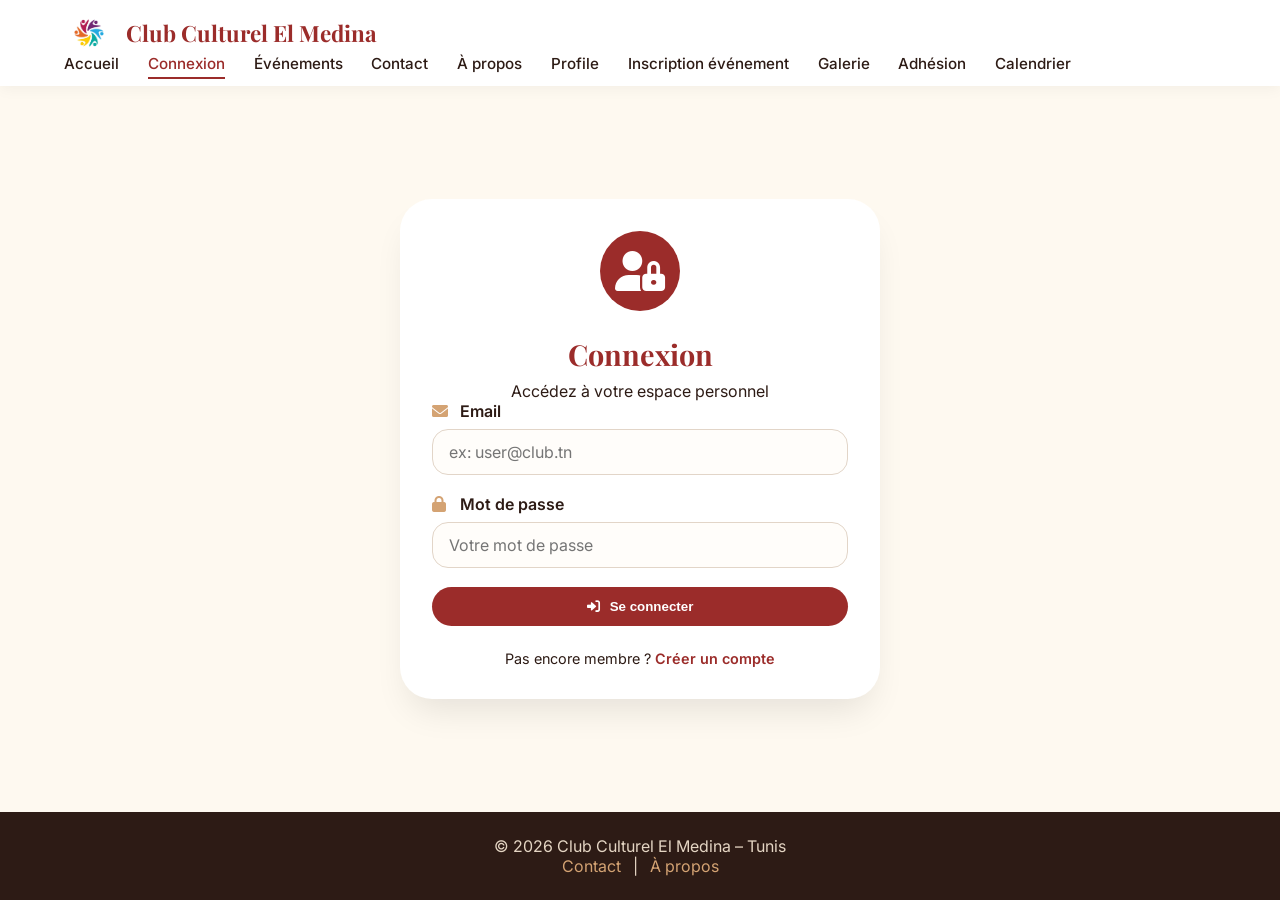
<file: index.html>
<!-- forcer reconstruction -->
<!DOCTYPE html>
<html lang="fr">
<head>
    <meta charset="UTF-8">
    <meta name="viewport" content="width=device-width, initial-scale=1.0">
    <title>Connexion - Club Culturel El Medina</title>
    <link rel="preconnect" href="https://fonts.googleapis.com">
    <link rel="preconnect" href="https://fonts.gstatic.com" crossorigin>
    <link href="https://fonts.googleapis.com/css2?family=Inter:opsz,wght@14..32,300;400;500;600;700&family=Playfair+Display:wght@400;700;900&display=swap" rel="stylesheet">
    <link rel="stylesheet" href="https://cdnjs.cloudflare.com/ajax/libs/font-awesome/6.0.0-beta3/css/all.min.css">
    <style>
        /* mêmes styles que précédemment */
        * { margin: 0; padding: 0; box-sizing: border-box; }
        :root {
            --bordeaux: #9b2c2a;
            --bordeaux-fonce: #7a221f;
            --ocre: #d4a373;
            --cafe: #2d1b15;
            --creme: #fef9f0;
            --gris-chaud: #5e4b3c;
            --ombre: 0 20px 35px -10px rgba(0,0,0,0.1);
            --transition: all 0.3s ease;
        }
        body { font-family: 'Inter', sans-serif; background: var(--creme); color: var(--cafe); min-height: 100vh; display: flex; flex-direction: column; }
        h1, h2, h3 { font-family: 'Playfair Display', serif; font-weight: 700; }
        .site-header { background: white; padding: 0.8rem 5%; display: flex; justify-content: space-between; align-items: center; flex-wrap: wrap; box-shadow: 0 2px 15px rgba(0,0,0,0.05); position: sticky; top: 0; z-index: 100; }
        .logo { display: flex; align-items: center; gap: 12px; }
        .logo img { width: 50px; height: auto; }
        .logo h1 { font-size: 1.4rem; color: var(--bordeaux); }
        #menu-toggle { display: none; }
        .burger { display: none; cursor: pointer; flex-direction: column; gap: 5px; }
        .burger span { width: 28px; height: 3px; background: var(--bordeaux); border-radius: 3px; }
        .main-nav ul { display: flex; gap: 1.8rem; list-style: none; }
        .main-nav a { text-decoration: none; font-weight: 500; color: var(--cafe); transition: var(--transition); font-size: 0.95rem; }
        .main-nav a:hover, .main-nav a.active { color: var(--bordeaux); border-bottom: 2px solid var(--bordeaux); padding-bottom: 4px; }
        .login-container { flex: 1; display: flex; justify-content: center; align-items: center; padding: 2rem 5%; }
        .login-card { background: white; border-radius: 32px; box-shadow: var(--ombre); max-width: 480px; width: 100%; padding: 2rem; text-align: center; }
        .login-icon { background: var(--bordeaux); width: 80px; height: 80px; border-radius: 50%; display: flex; align-items: center; justify-content: center; margin: 0 auto 1.5rem; }
        .login-icon i { font-size: 2.5rem; color: white; }
        .login-card h2 { font-size: 1.8rem; color: var(--bordeaux); margin-bottom: 0.5rem; }
        .form-group { margin-bottom: 1.2rem; text-align: left; }
        label { display: block; font-weight: 600; margin-bottom: 0.5rem; color: var(--cafe); }
        label i { color: var(--ocre); width: 24px; }
        input { width: 100%; padding: 12px 16px; border: 1px solid #e2d5c8; border-radius: 16px; font-family: 'Inter', sans-serif; font-size: 1rem; background: #fffdfa; }
        input:focus { outline: none; border-color: var(--bordeaux); box-shadow: 0 0 0 3px rgba(155,44,42,0.1); }
        .message { padding: 0.8rem; border-radius: 16px; margin: 1rem 0; display: none; font-size: 0.9rem; }
        .error { background: #f8d7da; color: #721c24; border-left: 4px solid #dc3545; }
        .btn-login { background: var(--bordeaux); color: white; border: none; padding: 12px 24px; border-radius: 40px; font-weight: 700; width: 100%; cursor: pointer; display: flex; align-items: center; justify-content: center; gap: 10px; }
        .btn-login:hover { background: var(--bordeaux-fonce); transform: translateY(-2px); }
        .register-link { margin-top: 1.5rem; font-size: 0.9rem; }
        .register-link a { color: var(--bordeaux); text-decoration: none; font-weight: 600; }
        footer { background: var(--cafe); color: #e4d5c3; text-align: center; padding: 1.5rem; margin-top: auto; }
        footer a { color: var(--ocre); text-decoration: none; margin: 0 0.5rem; }
        @media (max-width: 768px) {
            .burger { display: flex; }
            .main-nav { position: fixed; top: 70px; left: -100%; width: 70%; background: white; transition: 0.3s; z-index: 99; padding: 2rem; }
            #menu-toggle:checked ~ .main-nav { left: 0; }
            .main-nav ul { flex-direction: column; gap: 1.5rem; }
        }
    </style>
</head>
<body>
<header class="site-header">
    <div class="logo"><img src="images/logo.png" alt="Logo"><h1>Club Culturel El Medina</h1></div>
    <input type="checkbox" id="menu-toggle" hidden><label for="menu-toggle" class="burger"><span></span><span></span><span></span></label>
    <nav class="main-nav"><ul>
        <li><a href="home.html">Accueil</a></li><li><a href="index.html" class="active">Connexion</a></li>
        <li><a href="event-details.html">Événements</a></li><li><a href="contact.html">Contact</a></li>
        <li><a href="about.html">À propos</a></li><li><a href="profile.html">Profile</a></li>
        <li><a href="register-event.html">Inscription événement</a></li><li><a href="galerie.html">Galerie</a></li>
        <li><a href="adhesion.html">Adhésion</a></li><li><a href="calendrier.html">Calendrier</a></li>
    </ul></nav>
</header>
<main class="login-container">
    <div class="login-card">
        <div class="login-icon"><i class="fas fa-user-lock"></i></div>
        <h2>Connexion</h2>
        <p>Accédez à votre espace personnel</p>
        <form id="login-form">
            <div class="form-group"><label><i class="fas fa-envelope"></i> Email</label><input type="email" id="email" placeholder="ex: user@club.tn" required></div>
            <div class="form-group"><label><i class="fas fa-lock"></i> Mot de passe</label><input type="password" id="password" placeholder="Votre mot de passe" required></div>
            <div id="error-message" class="message error"></div>
            <button type="submit" class="btn-login"><i class="fas fa-sign-in-alt"></i> Se connecter</button>
        </form>
        <div class="register-link"><p>Pas encore membre ? <a href="adhesion.html">Créer un compte</a></p></div>
    </div>
</main>
<footer><p>© 2026 Club Culturel El Medina – Tunis</p><p><a href="contact.html">Contact</a> | <a href="about.html">À propos</a></p></footer>
<script>
    const form = document.getElementById('login-form');
    const errorDiv = document.getElementById('error-message');

    form.addEventListener('submit', function(e) {
        e.preventDefault();
        const email = document.getElementById('email').value.trim();
        const password = document.getElementById('password').value;

        // Récupérer la liste des membres
        const membres = JSON.parse(localStorage.getItem('membres') || '[]');
        const membre = membres.find(m => m.email === email && m.password === password);

        if (membre) {
            // Connexion réussie
            localStorage.setItem('isLoggedIn', 'true');
            localStorage.setItem('user', JSON.stringify({ email: membre.email, nom: membre.nom }));
            window.location.href = 'home.html';
        } else {
            errorDiv.textContent = "❌ Email ou mot de passe incorrect. Veuillez réessayer ou créer un compte.";
            errorDiv.style.display = "block";
        }
    });
</script>
</body>
</html>
</file>
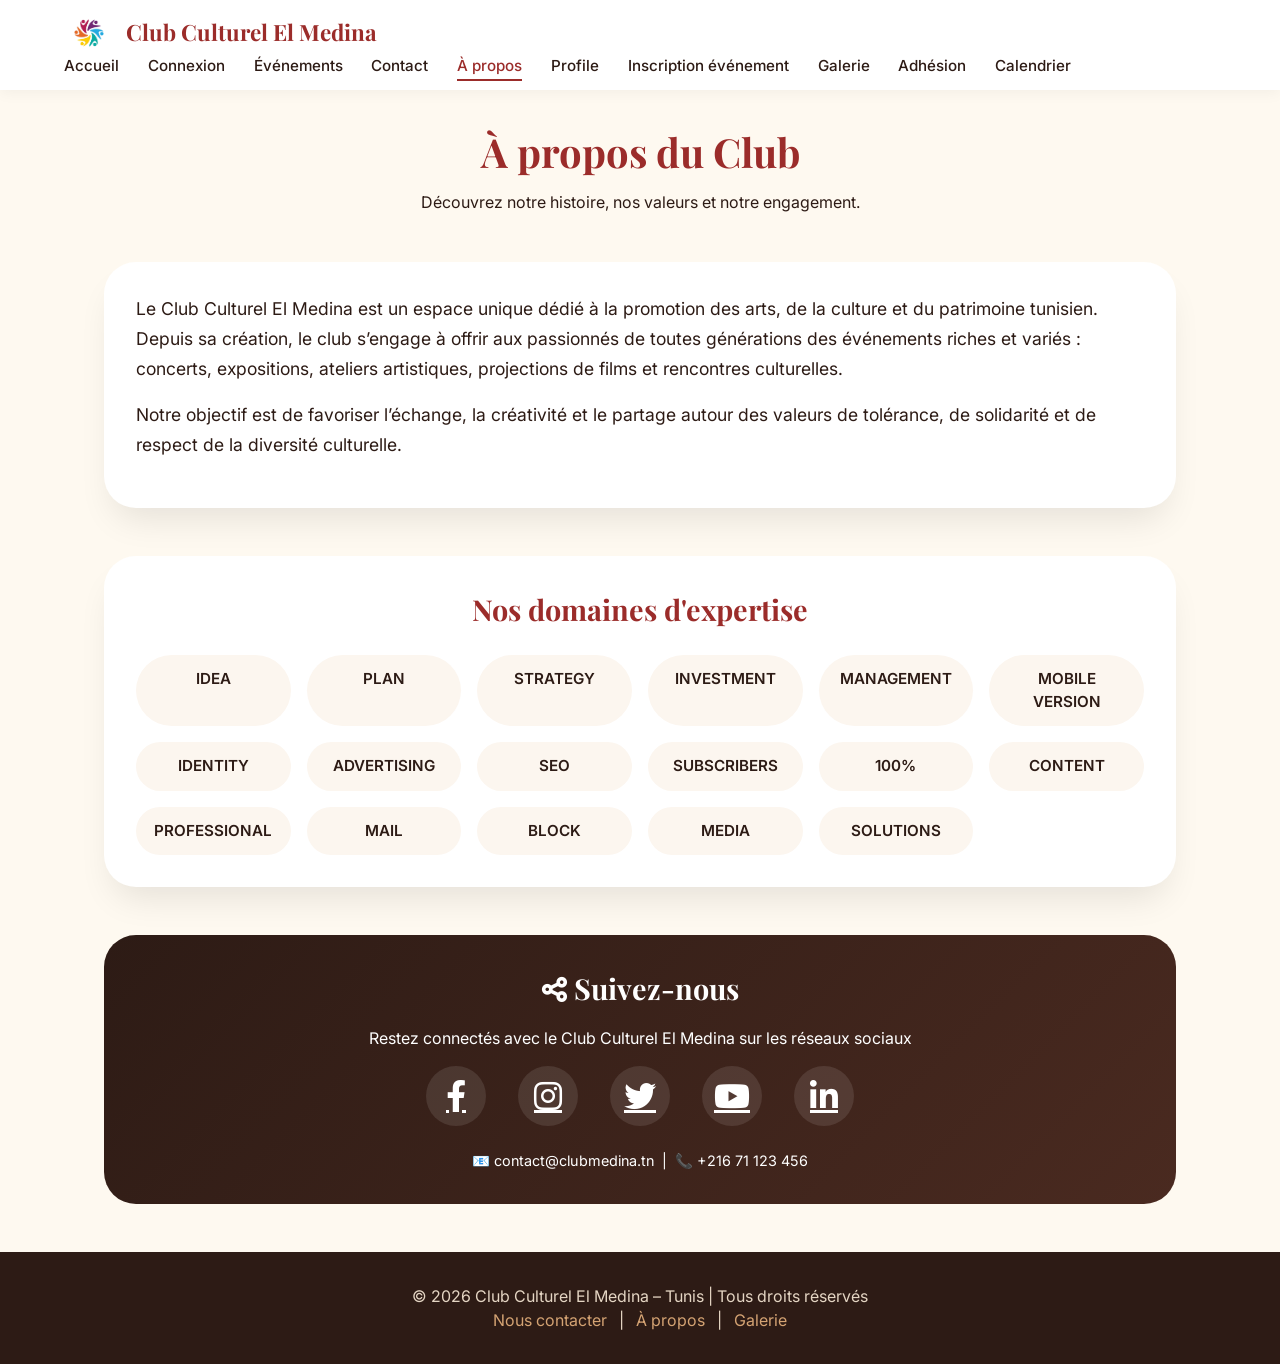
<file: about.html>
<!DOCTYPE html>
<html lang="fr">
<head>
    <meta charset="UTF-8">
    <meta name="viewport" content="width=device-width, initial-scale=1.0">
    <title>À propos - Club Culturel El Medina</title>
    <link rel="preconnect" href="https://fonts.googleapis.com">
    <link rel="preconnect" href="https://fonts.gstatic.com" crossorigin>
    <link href="https://fonts.googleapis.com/css2?family=Inter:opsz,wght@14..32,300;400;500;600;700&family=Playfair+Display:wght@400;700;900&display=swap" rel="stylesheet">
    <link rel="stylesheet" href="https://cdnjs.cloudflare.com/ajax/libs/font-awesome/6.0.0-beta3/css/all.min.css">
    <style>
        * {
            margin: 0;
            padding: 0;
            box-sizing: border-box;
        }

        :root {
            --bordeaux: #9b2c2a;
            --bordeaux-fonce: #7a221f;
            --ocre: #d4a373;
            --cafe: #2d1b15;
            --creme: #fef9f0;
            --gris-chaud: #5e4b3c;
            --ombre: 0 20px 35px -10px rgba(0,0,0,0.1);
            --transition: all 0.3s ease;
        }

        body {
            font-family: 'Inter', sans-serif;
            background: var(--creme);
            color: var(--cafe);
            line-height: 1.5;
        }

        h1, h2, h3 {
            font-family: 'Playfair Display', serif;
            font-weight: 700;
        }

        /* HEADER */
        .site-header {
            background: white;
            padding: 0.8rem 5%;
            display: flex;
            justify-content: space-between;
            align-items: center;
            flex-wrap: wrap;
            box-shadow: 0 2px 15px rgba(0,0,0,0.05);
            position: sticky;
            top: 0;
            z-index: 100;
        }

        .logo {
            display: flex;
            align-items: center;
            gap: 12px;
        }

        .logo img {
            width: 50px;
            height: auto;
        }

        .logo h1 {
            font-size: 1.4rem;
            color: var(--bordeaux);
        }

        #menu-toggle {
            display: none;
        }

        .burger {
            display: none;
            cursor: pointer;
            flex-direction: column;
            gap: 5px;
        }

        .burger span {
            width: 28px;
            height: 3px;
            background: var(--bordeaux);
            border-radius: 3px;
        }

        .main-nav ul {
            display: flex;
            gap: 1.8rem;
            list-style: none;
        }

        .main-nav a {
            text-decoration: none;
            font-weight: 500;
            color: var(--cafe);
            transition: var(--transition);
            font-size: 0.95rem;
        }

        .main-nav a:hover, .main-nav a.active {
            color: var(--bordeaux);
            border-bottom: 2px solid var(--bordeaux);
            padding-bottom: 4px;
        }

        /* MAIN CONTENT */
        .about-container {
            max-width: 1200px;
            margin: 2rem auto;
            padding: 0 5%;
        }

        /* Section hero */
        .hero-about {
            text-align: center;
            margin-bottom: 3rem;
        }

        .hero-about h2 {
            font-size: 2.5rem;
            color: var(--bordeaux);
            margin-bottom: 0.5rem;
        }

        /* Description principale */
        .description-card {
            background: white;
            border-radius: 32px;
            box-shadow: var(--ombre);
            padding: 2rem;
            margin-bottom: 3rem;
        }

        .description-card p {
            font-size: 1.1rem;
            line-height: 1.7;
            color: var(--cafe);
            margin-bottom: 1rem;
        }

        /* Grille des mots-clés */
        .keywords-section {
            background: white;
            border-radius: 32px;
            box-shadow: var(--ombre);
            padding: 2rem;
            margin-bottom: 3rem;
        }

        .keywords-section h3 {
            font-size: 1.8rem;
            color: var(--bordeaux);
            margin-bottom: 1.5rem;
            text-align: center;
        }

        .keywords-grid {
            display: grid;
            grid-template-columns: repeat(auto-fill, minmax(140px, 1fr));
            gap: 1rem;
        }

        .keyword-item {
            background: #fcf6ef;
            padding: 0.8rem 1rem;
            text-align: center;
            border-radius: 60px;
            font-weight: 600;
            color: var(--cafe);
            transition: var(--transition);
            font-size: 0.95rem;
        }

        .keyword-item:hover {
            background: var(--ocre);
            color: white;
            transform: translateY(-3px);
        }

        /* Section sociale */
        .social-section {
            background: linear-gradient(135deg, #2d1b15, #4a2a20);
            border-radius: 32px;
            padding: 2rem;
            text-align: center;
            color: white;
        }

        .social-section h3 {
            font-size: 1.8rem;
            margin-bottom: 1rem;
        }

        .social-icons {
            display: flex;
            justify-content: center;
            gap: 2rem;
            margin-top: 1rem;
            flex-wrap: wrap;
        }

        .social-icons a {
            color: white;
            font-size: 2rem;
            transition: var(--transition);
            background: rgba(255,255,255,0.1);
            width: 60px;
            height: 60px;
            border-radius: 50%;
            display: inline-flex;
            align-items: center;
            justify-content: center;
        }

        .social-icons a:hover {
            background: var(--ocre);
            transform: translateY(-5px);
            color: var(--cafe);
        }

        footer {
            background: var(--cafe);
            color: #e4d5c3;
            text-align: center;
            padding: 2rem;
            margin-top: 3rem;
        }

        footer a {
            color: var(--ocre);
            text-decoration: none;
            margin: 0 0.5rem;
        }

        @media (max-width: 768px) {
            .burger {
                display: flex;
            }
            .main-nav {
                position: fixed;
                top: 70px;
                left: -100%;
                width: 70%;
                height: calc(100vh - 70px);
                background: white;
                box-shadow: 2px 0 15px rgba(0,0,0,0.1);
                transition: 0.3s;
                z-index: 99;
                padding: 2rem;
            }
            #menu-toggle:checked ~ .main-nav {
                left: 0;
            }
            .main-nav ul {
                flex-direction: column;
                gap: 1.5rem;
            }
            .hero-about h2 {
                font-size: 1.8rem;
            }
            .keywords-grid {
                grid-template-columns: repeat(auto-fill, minmax(120px, 1fr));
            }
            .social-icons a {
                width: 50px;
                height: 50px;
                font-size: 1.5rem;
            }
        }
    </style>
</head>
<body>

<header class="site-header">
    <div class="logo">
        <img src="images/logo.png" alt="Club Culturel El Medina" onerror="this.src='https://placehold.co/50x50?text=CCEM'">
        <h1>Club Culturel El Medina</h1>
    </div>
    <input type="checkbox" id="menu-toggle" hidden>
    <label for="menu-toggle" class="burger">
        <span></span>
        <span></span>
        <span></span>
    </label>
    <nav class="main-nav">
        <ul>
            <li><a href="home.html">Accueil</a></li>
            <li><a href="index.html">Connexion</a></li>
            <li><a href="event-details.html">Événements</a></li>
            <li><a href="contact.html">Contact</a></li>
            <li><a href="about.html" class="active">À propos</a></li>
            <li><a href="profile.html">Profile</a></li>
            <li><a href="register-event.html">Inscription événement</a></li>
            <li><a href="galerie.html">Galerie</a></li>
            <li><a href="adhesion.html">Adhésion</a></li>
            <li><a href="calendrier.html">Calendrier</a></li>
        </ul>
    </nav>
</header>

<main class="about-container">
    <div class="hero-about">
        <h2>À propos du Club</h2>
        <p>Découvrez notre histoire, nos valeurs et notre engagement.</p>
    </div>

    <div class="description-card">
        <p>Le Club Culturel El Medina est un espace unique dédié à la promotion des arts, de la culture et du patrimoine tunisien. Depuis sa création, le club s’engage à offrir aux passionnés de toutes générations des événements riches et variés : concerts, expositions, ateliers artistiques, projections de films et rencontres culturelles.</p>
        <p>Notre objectif est de favoriser l’échange, la créativité et le partage autour des valeurs de tolérance, de solidarité et de respect de la diversité culturelle.</p>
    </div>

    <div class="keywords-section">
        <h3>Nos domaines d'expertise</h3>
        <div class="keywords-grid">
            <span class="keyword-item">IDEA</span>
            <span class="keyword-item">PLAN</span>
            <span class="keyword-item">STRATEGY</span>
            <span class="keyword-item">INVESTMENT</span>
            <span class="keyword-item">MANAGEMENT</span>
            <span class="keyword-item">MOBILE VERSION</span>
            <span class="keyword-item">IDENTITY</span>
            <span class="keyword-item">ADVERTISING</span>
            <span class="keyword-item">SEO</span>
            <span class="keyword-item">SUBSCRIBERS</span>
            <span class="keyword-item">100%</span>
            <span class="keyword-item">CONTENT</span>
            <span class="keyword-item">PROFESSIONAL</span>
            <span class="keyword-item">MAIL</span>
            <span class="keyword-item">BLOCK</span>
            <span class="keyword-item">MEDIA</span>
            <span class="keyword-item">SOLUTIONS</span>
        </div>
    </div>

    <div class="social-section">
        <h3><i class="fas fa-share-alt"></i> Suivez-nous</h3>
        <p>Restez connectés avec le Club Culturel El Medina sur les réseaux sociaux</p>
        <div class="social-icons">
            <a href="#" target="_blank" aria-label="Facebook"><i class="fab fa-facebook-f"></i></a>
            <a href="#" target="_blank" aria-label="Instagram"><i class="fab fa-instagram"></i></a>
            <a href="#" target="_blank" aria-label="Twitter/X"><i class="fab fa-twitter"></i></a>
            <a href="#" target="_blank" aria-label="YouTube"><i class="fab fa-youtube"></i></a>
            <a href="#" target="_blank" aria-label="LinkedIn"><i class="fab fa-linkedin-in"></i></a>
        </div>
        <p style="margin-top: 1.5rem; font-size: 0.9rem;">📧 contact@clubmedina.tn &nbsp;|&nbsp; 📞 +216 71 123 456</p>
    </div>
</main>

<footer>
    <p>© 2026 Club Culturel El Medina – Tunis | Tous droits réservés</p>
    <p><a href="contact.html">Nous contacter</a> | <a href="about.html">À propos</a> | <a href="galerie.html">Galerie</a></p>
</footer>

<script>
    // Simple vérification pour éviter le menu burger si nécessaire (rien de particulier)
    console.log("Page À propos chargée");
</script>
</body>
</html>
</file>
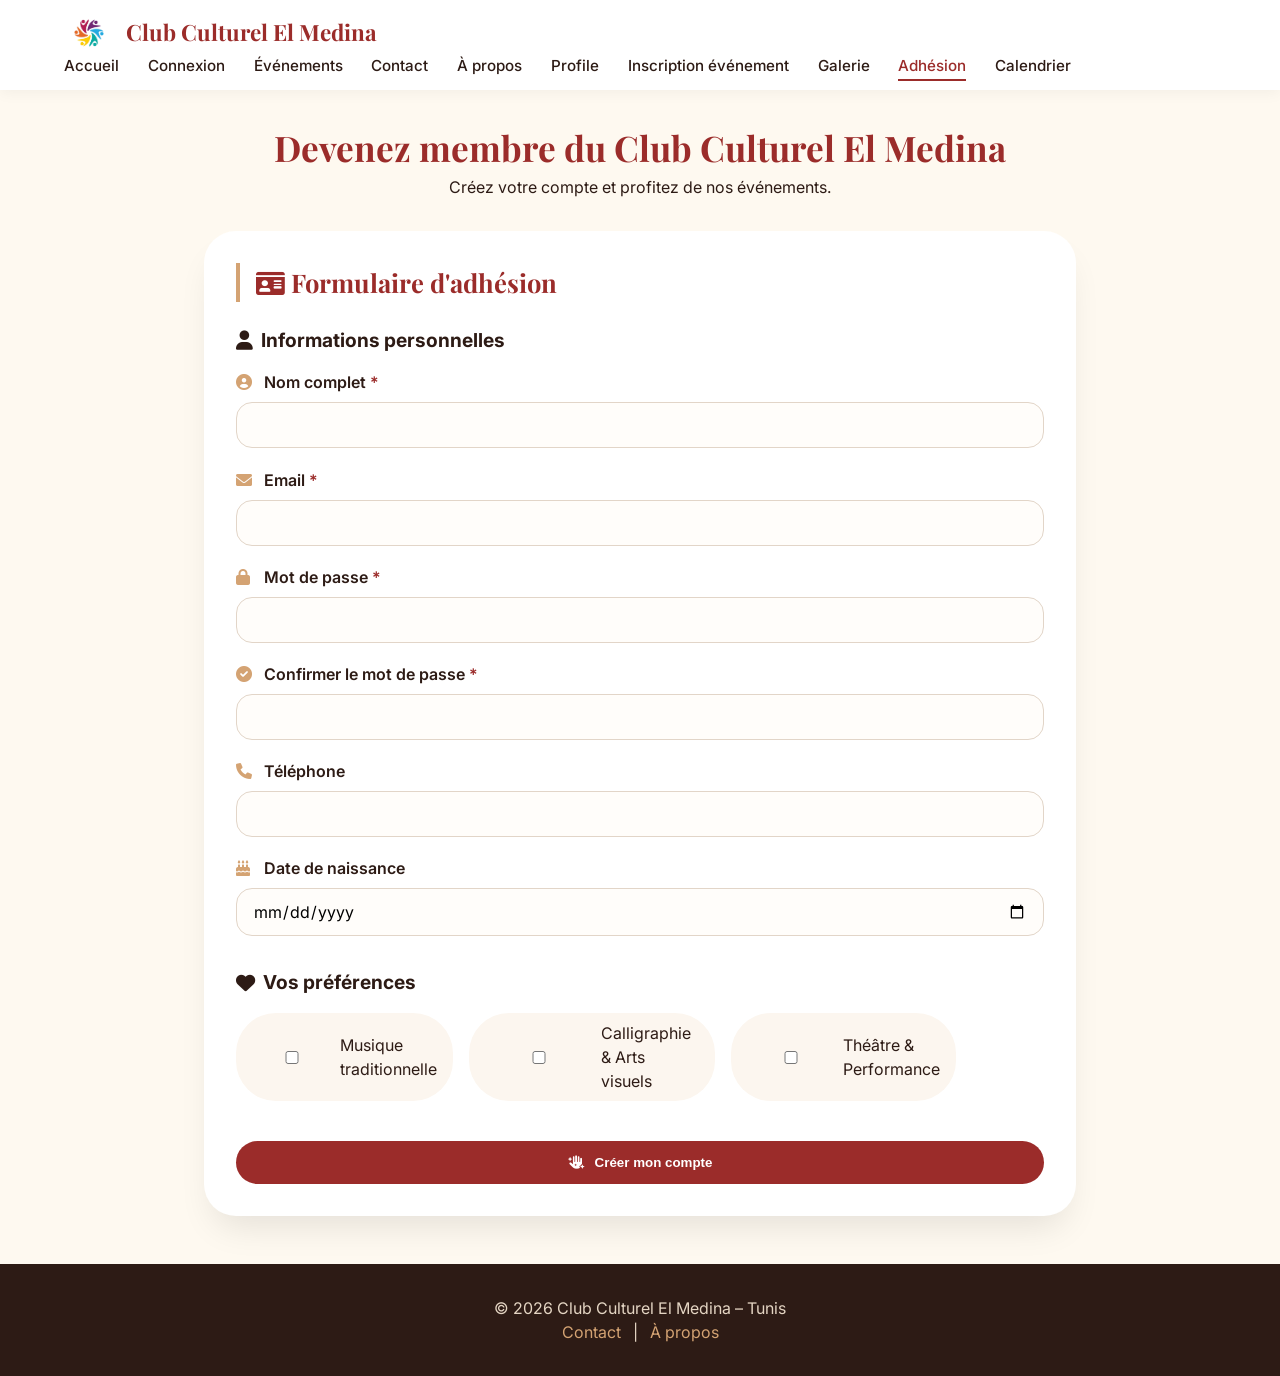
<file: Adhesion.html>
<!DOCTYPE html>
<html lang="fr">
<head>
    <meta charset="UTF-8">
    <meta name="viewport" content="width=device-width, initial-scale=1.0">
    <title>Adhésion - Club Culturel El Medina</title>
    <link rel="preconnect" href="https://fonts.googleapis.com">
    <link rel="preconnect" href="https://fonts.gstatic.com" crossorigin>
    <link href="https://fonts.googleapis.com/css2?family=Inter:opsz,wght@14..32,300;400;500;600;700&family=Playfair+Display:wght@400;700;900&display=swap" rel="stylesheet">
    <link rel="stylesheet" href="https://cdnjs.cloudflare.com/ajax/libs/font-awesome/6.0.0-beta3/css/all.min.css">
    <style>
        /* mêmes styles que précédemment, je garde l'essentiel */
        * { margin: 0; padding: 0; box-sizing: border-box; }
        :root {
            --bordeaux: #9b2c2a;
            --bordeaux-fonce: #7a221f;
            --ocre: #d4a373;
            --cafe: #2d1b15;
            --creme: #fef9f0;
            --gris-chaud: #5e4b3c;
            --ombre: 0 20px 35px -10px rgba(0,0,0,0.1);
            --transition: all 0.3s ease;
        }
        body { font-family: 'Inter', sans-serif; background: var(--creme); color: var(--cafe); line-height: 1.5; }
        h1, h2, h3 { font-family: 'Playfair Display', serif; font-weight: 700; }
        /* header identique à avant */
        .site-header { background: white; padding: 0.8rem 5%; display: flex; justify-content: space-between; align-items: center; flex-wrap: wrap; box-shadow: 0 2px 15px rgba(0,0,0,0.05); position: sticky; top: 0; z-index: 100; }
        .logo { display: flex; align-items: center; gap: 12px; }
        .logo img { width: 50px; height: auto; }
        .logo h1 { font-size: 1.4rem; color: var(--bordeaux); }
        #menu-toggle { display: none; }
        .burger { display: none; cursor: pointer; flex-direction: column; gap: 5px; }
        .burger span { width: 28px; height: 3px; background: var(--bordeaux); border-radius: 3px; }
        .main-nav ul { display: flex; gap: 1.8rem; list-style: none; }
        .main-nav a { text-decoration: none; font-weight: 500; color: var(--cafe); transition: var(--transition); font-size: 0.95rem; }
        .main-nav a:hover, .main-nav a.active { color: var(--bordeaux); border-bottom: 2px solid var(--bordeaux); padding-bottom: 4px; }
        .adhesion-container { max-width: 1000px; margin: 2rem auto; padding: 0 5%; }
        .hero-section { text-align: center; margin-bottom: 2rem; }
        .hero-section h2 { font-size: 2.2rem; color: var(--bordeaux); }
        .form-card { background: white; border-radius: 32px; box-shadow: var(--ombre); padding: 2rem; }
        .form-card h3 { font-size: 1.6rem; color: var(--bordeaux); margin-bottom: 1.5rem; border-left: 4px solid var(--ocre); padding-left: 1rem; }
        .form-section { margin-bottom: 2rem; }
        .form-section h4 { font-size: 1.2rem; color: var(--cafe); margin-bottom: 1rem; display: flex; align-items: center; gap: 0.5rem; }
        .form-group { margin-bottom: 1.2rem; }
        label { display: block; font-weight: 600; margin-bottom: 0.5rem; color: var(--cafe); }
        label i { color: var(--ocre); width: 24px; }
        .required:after { content: " *"; color: var(--bordeaux); }
        input, select { width: 100%; padding: 12px 16px; border: 1px solid #e2d5c8; border-radius: 16px; font-family: 'Inter', sans-serif; font-size: 1rem; background: #fffdfa; }
        input:focus { outline: none; border-color: var(--bordeaux); box-shadow: 0 0 0 3px rgba(155,44,42,0.1); }
        .checkbox-group { display: flex; flex-wrap: wrap; gap: 1rem; margin-top: 0.5rem; }
        .checkbox-group label { display: flex; align-items: center; gap: 8px; font-weight: normal; background: #fcf6ef; padding: 8px 16px; border-radius: 40px; cursor: pointer; }
        .message { padding: 1rem; border-radius: 16px; margin: 1rem 0; display: none; }
        .success { background: #d4edda; color: #155724; border-left: 4px solid #28a745; }
        .error { background: #f8d7da; color: #721c24; border-left: 4px solid #dc3545; }
        .btn-submit { background: var(--bordeaux); color: white; border: none; padding: 14px 28px; border-radius: 40px; font-weight: 700; width: 100%; cursor: pointer; display: flex; align-items: center; justify-content: center; gap: 10px; }
        .btn-submit:hover { background: var(--bordeaux-fonce); transform: translateY(-2px); }
        footer { background: var(--cafe); color: #e4d5c3; text-align: center; padding: 2rem; margin-top: 3rem; }
        footer a { color: var(--ocre); text-decoration: none; margin: 0 0.5rem; }
        @media (max-width: 768px) {
            .burger { display: flex; }
            .main-nav { position: fixed; top: 70px; left: -100%; width: 70%; height: calc(100vh - 70px); background: white; transition: 0.3s; z-index: 99; padding: 2rem; }
            #menu-toggle:checked ~ .main-nav { left: 0; }
            .main-nav ul { flex-direction: column; gap: 1.5rem; }
        }
    </style>
</head>
<body>
<header class="site-header">
    <div class="logo"><img src="images/logo.png" alt="Logo"><h1>Club Culturel El Medina</h1></div>
    <input type="checkbox" id="menu-toggle" hidden><label for="menu-toggle" class="burger"><span></span><span></span><span></span></label>
    <nav class="main-nav"><ul>
        <li><a href="home.html">Accueil</a></li><li><a href="index.html">Connexion</a></li>
        <li><a href="event-details.html">Événements</a></li><li><a href="contact.html">Contact</a></li>
        <li><a href="about.html">À propos</a></li><li><a href="profile.html">Profile</a></li>
        <li><a href="register-event.html">Inscription événement</a></li><li><a href="galerie.html">Galerie</a></li>
        <li><a href="adhesion.html" class="active">Adhésion</a></li><li><a href="calendrier.html">Calendrier</a></li>
    </ul></nav>
</header>
<main class="adhesion-container">
    <div class="hero-section"><h2>Devenez membre du Club Culturel El Medina</h2><p>Créez votre compte et profitez de nos événements.</p></div>
    <div class="form-card">
        <h3><i class="fas fa-id-card"></i> Formulaire d'adhésion</h3>
        <form id="adhesion-form">
            <div class="form-section"><h4><i class="fas fa-user"></i> Informations personnelles</h4>
                <div class="form-group"><label class="required"><i class="fas fa-user-circle"></i> Nom complet</label><input type="text" id="nom" required></div>
                <div class="form-group"><label class="required"><i class="fas fa-envelope"></i> Email</label><input type="email" id="email" required></div>
                <div class="form-group"><label class="required"><i class="fas fa-lock"></i> Mot de passe</label><input type="password" id="password" required></div>
                <div class="form-group"><label class="required"><i class="fas fa-check-circle"></i> Confirmer le mot de passe</label><input type="password" id="confirm-password" required></div>
                <div class="form-group"><label><i class="fas fa-phone"></i> Téléphone</label><input type="tel" id="telephone"></div>
                <div class="form-group"><label><i class="fas fa-birthday-cake"></i> Date de naissance</label><input type="date" id="naissance"></div>
            </div>
            <div class="form-section"><h4><i class="fas fa-heart"></i> Vos préférences</h4>
                <div class="checkbox-group">
                    <label><input type="checkbox" value="Musique traditionnelle"> Musique traditionnelle</label>
                    <label><input type="checkbox" value="Calligraphie"> Calligraphie & Arts visuels</label>
                    <label><input type="checkbox" value="Théâtre"> Théâtre & Performance</label>
                </div>
            </div>
            <div id="success-message" class="message success"></div><div id="error-message" class="message error"></div>
            <button type="submit" class="btn-submit"><i class="fas fa-hand-sparkles"></i> Créer mon compte</button>
        </form>
    </div>
</main>
<footer><p>© 2026 Club Culturel El Medina – Tunis</p><p><a href="contact.html">Contact</a> | <a href="about.html">À propos</a></p></footer>
<script>
    const form = document.getElementById('adhesion-form');
    const successDiv = document.getElementById('success-message');
    const errorDiv = document.getElementById('error-message');

    form.addEventListener('submit', function(e) {
        e.preventDefault();
        const nom = document.getElementById('nom').value.trim();
        const email = document.getElementById('email').value.trim();
        const password = document.getElementById('password').value;
        const confirm = document.getElementById('confirm-password').value;
        const telephone = document.getElementById('telephone').value.trim();
        const naissance = document.getElementById('naissance').value;
        const interets = Array.from(document.querySelectorAll('input[type="checkbox"]:checked')).map(cb => cb.value);

        let errors = [];
        if (nom.length < 3) errors.push("Nom complet (≥3 caractères)");
        if (!email.includes('@')) errors.push("Email valide requis");
        if (password.length < 4) errors.push("Mot de passe (≥4 caractères)");
        if (password !== confirm) errors.push("Les mots de passe ne correspondent pas");
        if (telephone && !/^\d{8}$/.test(telephone)) errors.push("Téléphone : 8 chiffres");
        if (naissance) { const d = new Date(naissance); if (isNaN(d)) errors.push("Date invalide"); }

        if (errors.length > 0) {
            errorDiv.innerHTML = "❌ " + errors.join("<br>❌ ");
            errorDiv.style.display = "block";
            successDiv.style.display = "none";
            return;
        }

        // Vérifier si l'email existe déjà
        let membres = JSON.parse(localStorage.getItem('membres') || '[]');
        if (membres.find(m => m.email === email)) {
            errorDiv.innerHTML = "❌ Cet email est déjà utilisé. Veuillez vous connecter.";
            errorDiv.style.display = "block";
            return;
        }

        // Créer le compte
        const newMembre = {
            id: Date.now(),
            nom: nom,
            email: email,
            password: password, // ⚠️ en clair pour simplifier (dans un vrai projet, hachez)
            telephone: telephone,
            dateNaissance: naissance,
            interets: interets,
            dateAdhesion: new Date().toISOString()
        };
        membres.push(newMembre);
        localStorage.setItem('membres', JSON.stringify(membres));

        successDiv.innerHTML = "✅ Compte créé avec succès ! Vous allez être redirigé vers la connexion.";
        successDiv.style.display = "block";
        errorDiv.style.display = "none";
        form.reset();

        setTimeout(() => { window.location.href = "index.html"; }, 2000);
    });
</script>
</body>
</html>
</file>
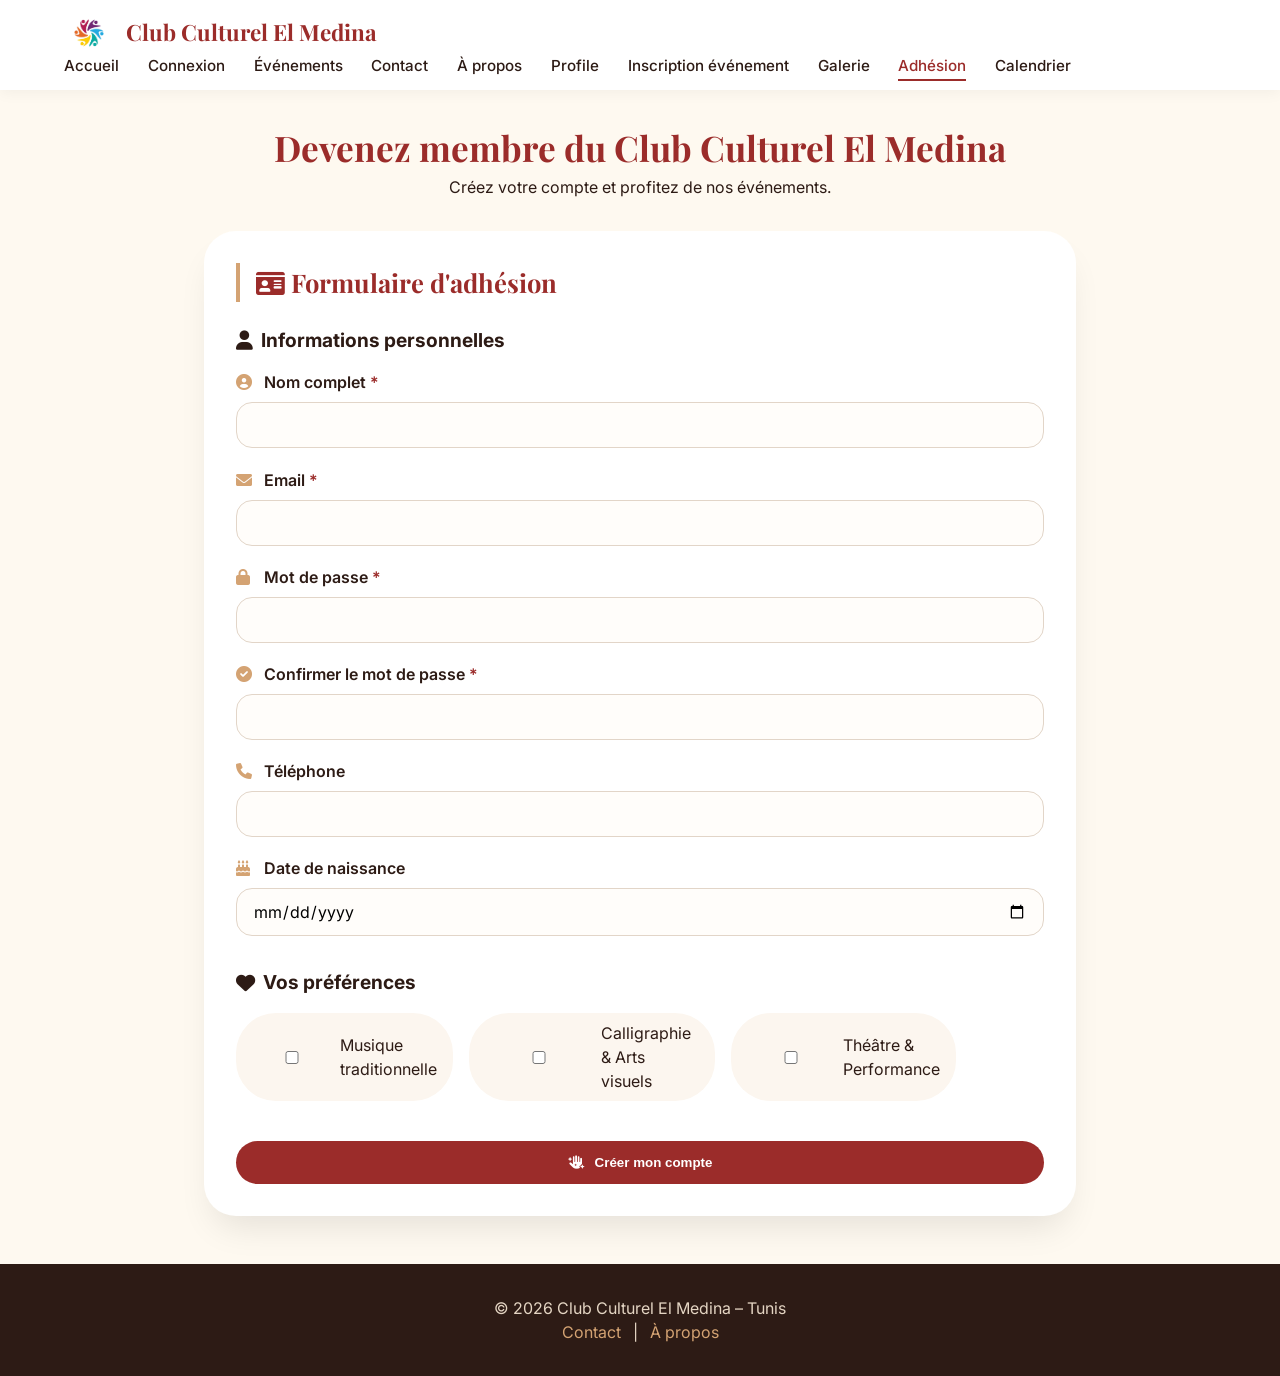
<file: adhesion.html>
<!DOCTYPE html>
<html lang="fr">
<head>
    <meta charset="UTF-8">
    <meta name="viewport" content="width=device-width, initial-scale=1.0">
    <title>Adhésion - Club Culturel El Medina</title>
    <link rel="preconnect" href="https://fonts.googleapis.com">
    <link rel="preconnect" href="https://fonts.gstatic.com" crossorigin>
    <link href="https://fonts.googleapis.com/css2?family=Inter:opsz,wght@14..32,300;400;500;600;700&family=Playfair+Display:wght@400;700;900&display=swap" rel="stylesheet">
    <link rel="stylesheet" href="https://cdnjs.cloudflare.com/ajax/libs/font-awesome/6.0.0-beta3/css/all.min.css">
    <style>
        /* mêmes styles que précédemment, je garde l'essentiel */
        * { margin: 0; padding: 0; box-sizing: border-box; }
        :root {
            --bordeaux: #9b2c2a;
            --bordeaux-fonce: #7a221f;
            --ocre: #d4a373;
            --cafe: #2d1b15;
            --creme: #fef9f0;
            --gris-chaud: #5e4b3c;
            --ombre: 0 20px 35px -10px rgba(0,0,0,0.1);
            --transition: all 0.3s ease;
        }
        body { font-family: 'Inter', sans-serif; background: var(--creme); color: var(--cafe); line-height: 1.5; }
        h1, h2, h3 { font-family: 'Playfair Display', serif; font-weight: 700; }
        /* header identique à avant */
        .site-header { background: white; padding: 0.8rem 5%; display: flex; justify-content: space-between; align-items: center; flex-wrap: wrap; box-shadow: 0 2px 15px rgba(0,0,0,0.05); position: sticky; top: 0; z-index: 100; }
        .logo { display: flex; align-items: center; gap: 12px; }
        .logo img { width: 50px; height: auto; }
        .logo h1 { font-size: 1.4rem; color: var(--bordeaux); }
        #menu-toggle { display: none; }
        .burger { display: none; cursor: pointer; flex-direction: column; gap: 5px; }
        .burger span { width: 28px; height: 3px; background: var(--bordeaux); border-radius: 3px; }
        .main-nav ul { display: flex; gap: 1.8rem; list-style: none; }
        .main-nav a { text-decoration: none; font-weight: 500; color: var(--cafe); transition: var(--transition); font-size: 0.95rem; }
        .main-nav a:hover, .main-nav a.active { color: var(--bordeaux); border-bottom: 2px solid var(--bordeaux); padding-bottom: 4px; }
        .adhesion-container { max-width: 1000px; margin: 2rem auto; padding: 0 5%; }
        .hero-section { text-align: center; margin-bottom: 2rem; }
        .hero-section h2 { font-size: 2.2rem; color: var(--bordeaux); }
        .form-card { background: white; border-radius: 32px; box-shadow: var(--ombre); padding: 2rem; }
        .form-card h3 { font-size: 1.6rem; color: var(--bordeaux); margin-bottom: 1.5rem; border-left: 4px solid var(--ocre); padding-left: 1rem; }
        .form-section { margin-bottom: 2rem; }
        .form-section h4 { font-size: 1.2rem; color: var(--cafe); margin-bottom: 1rem; display: flex; align-items: center; gap: 0.5rem; }
        .form-group { margin-bottom: 1.2rem; }
        label { display: block; font-weight: 600; margin-bottom: 0.5rem; color: var(--cafe); }
        label i { color: var(--ocre); width: 24px; }
        .required:after { content: " *"; color: var(--bordeaux); }
        input, select { width: 100%; padding: 12px 16px; border: 1px solid #e2d5c8; border-radius: 16px; font-family: 'Inter', sans-serif; font-size: 1rem; background: #fffdfa; }
        input:focus { outline: none; border-color: var(--bordeaux); box-shadow: 0 0 0 3px rgba(155,44,42,0.1); }
        .checkbox-group { display: flex; flex-wrap: wrap; gap: 1rem; margin-top: 0.5rem; }
        .checkbox-group label { display: flex; align-items: center; gap: 8px; font-weight: normal; background: #fcf6ef; padding: 8px 16px; border-radius: 40px; cursor: pointer; }
        .message { padding: 1rem; border-radius: 16px; margin: 1rem 0; display: none; }
        .success { background: #d4edda; color: #155724; border-left: 4px solid #28a745; }
        .error { background: #f8d7da; color: #721c24; border-left: 4px solid #dc3545; }
        .btn-submit { background: var(--bordeaux); color: white; border: none; padding: 14px 28px; border-radius: 40px; font-weight: 700; width: 100%; cursor: pointer; display: flex; align-items: center; justify-content: center; gap: 10px; }
        .btn-submit:hover { background: var(--bordeaux-fonce); transform: translateY(-2px); }
        footer { background: var(--cafe); color: #e4d5c3; text-align: center; padding: 2rem; margin-top: 3rem; }
        footer a { color: var(--ocre); text-decoration: none; margin: 0 0.5rem; }
        @media (max-width: 768px) {
            .burger { display: flex; }
            .main-nav { position: fixed; top: 70px; left: -100%; width: 70%; height: calc(100vh - 70px); background: white; transition: 0.3s; z-index: 99; padding: 2rem; }
            #menu-toggle:checked ~ .main-nav { left: 0; }
            .main-nav ul { flex-direction: column; gap: 1.5rem; }
        }
    </style>
</head>
<body>
<header class="site-header">
    <div class="logo"><img src="images/logo.png" alt="Logo"><h1>Club Culturel El Medina</h1></div>
    <input type="checkbox" id="menu-toggle" hidden><label for="menu-toggle" class="burger"><span></span><span></span><span></span></label>
    <nav class="main-nav"><ul>
        <li><a href="home.html">Accueil</a></li><li><a href="index.html">Connexion</a></li>
        <li><a href="event-details.html">Événements</a></li><li><a href="contact.html">Contact</a></li>
        <li><a href="about.html">À propos</a></li><li><a href="profile.html">Profile</a></li>
        <li><a href="register-event.html">Inscription événement</a></li><li><a href="galerie.html">Galerie</a></li>
        <li><a href="adhesion.html" class="active">Adhésion</a></li><li><a href="calendrier.html">Calendrier</a></li>
    </ul></nav>
</header>
<main class="adhesion-container">
    <div class="hero-section"><h2>Devenez membre du Club Culturel El Medina</h2><p>Créez votre compte et profitez de nos événements.</p></div>
    <div class="form-card">
        <h3><i class="fas fa-id-card"></i> Formulaire d'adhésion</h3>
        <form id="adhesion-form">
            <div class="form-section"><h4><i class="fas fa-user"></i> Informations personnelles</h4>
                <div class="form-group"><label class="required"><i class="fas fa-user-circle"></i> Nom complet</label><input type="text" id="nom" required></div>
                <div class="form-group"><label class="required"><i class="fas fa-envelope"></i> Email</label><input type="email" id="email" required></div>
                <div class="form-group"><label class="required"><i class="fas fa-lock"></i> Mot de passe</label><input type="password" id="password" required></div>
                <div class="form-group"><label class="required"><i class="fas fa-check-circle"></i> Confirmer le mot de passe</label><input type="password" id="confirm-password" required></div>
                <div class="form-group"><label><i class="fas fa-phone"></i> Téléphone</label><input type="tel" id="telephone"></div>
                <div class="form-group"><label><i class="fas fa-birthday-cake"></i> Date de naissance</label><input type="date" id="naissance"></div>
            </div>
            <div class="form-section"><h4><i class="fas fa-heart"></i> Vos préférences</h4>
                <div class="checkbox-group">
                    <label><input type="checkbox" value="Musique traditionnelle"> Musique traditionnelle</label>
                    <label><input type="checkbox" value="Calligraphie"> Calligraphie & Arts visuels</label>
                    <label><input type="checkbox" value="Théâtre"> Théâtre & Performance</label>
                </div>
            </div>
            <div id="success-message" class="message success"></div><div id="error-message" class="message error"></div>
            <button type="submit" class="btn-submit"><i class="fas fa-hand-sparkles"></i> Créer mon compte</button>
        </form>
    </div>
</main>
<footer><p>© 2026 Club Culturel El Medina – Tunis</p><p><a href="contact.html">Contact</a> | <a href="about.html">À propos</a></p></footer>
<script>
    const form = document.getElementById('adhesion-form');
    const successDiv = document.getElementById('success-message');
    const errorDiv = document.getElementById('error-message');

    form.addEventListener('submit', function(e) {
        e.preventDefault();
        const nom = document.getElementById('nom').value.trim();
        const email = document.getElementById('email').value.trim();
        const password = document.getElementById('password').value;
        const confirm = document.getElementById('confirm-password').value;
        const telephone = document.getElementById('telephone').value.trim();
        const naissance = document.getElementById('naissance').value;
        const interets = Array.from(document.querySelectorAll('input[type="checkbox"]:checked')).map(cb => cb.value);

        let errors = [];
        if (nom.length < 3) errors.push("Nom complet (≥3 caractères)");
        if (!email.includes('@')) errors.push("Email valide requis");
        if (password.length < 4) errors.push("Mot de passe (≥4 caractères)");
        if (password !== confirm) errors.push("Les mots de passe ne correspondent pas");
        if (telephone && !/^\d{8}$/.test(telephone)) errors.push("Téléphone : 8 chiffres");
        if (naissance) { const d = new Date(naissance); if (isNaN(d)) errors.push("Date invalide"); }

        if (errors.length > 0) {
            errorDiv.innerHTML = "❌ " + errors.join("<br>❌ ");
            errorDiv.style.display = "block";
            successDiv.style.display = "none";
            return;
        }

        // Vérifier si l'email existe déjà
        let membres = JSON.parse(localStorage.getItem('membres') || '[]');
        if (membres.find(m => m.email === email)) {
            errorDiv.innerHTML = "❌ Cet email est déjà utilisé. Veuillez vous connecter.";
            errorDiv.style.display = "block";
            return;
        }

        // Créer le compte
        const newMembre = {
            id: Date.now(),
            nom: nom,
            email: email,
            password: password, // ⚠️ en clair pour simplifier (dans un vrai projet, hachez)
            telephone: telephone,
            dateNaissance: naissance,
            interets: interets,
            dateAdhesion: new Date().toISOString()
        };
        membres.push(newMembre);
        localStorage.setItem('membres', JSON.stringify(membres));

        successDiv.innerHTML = "✅ Compte créé avec succès ! Vous allez être redirigé vers la connexion.";
        successDiv.style.display = "block";
        errorDiv.style.display = "none";
        form.reset();

        setTimeout(() => { window.location.href = "index.html"; }, 2000);
    });
</script>
</body>
</html>
</file>
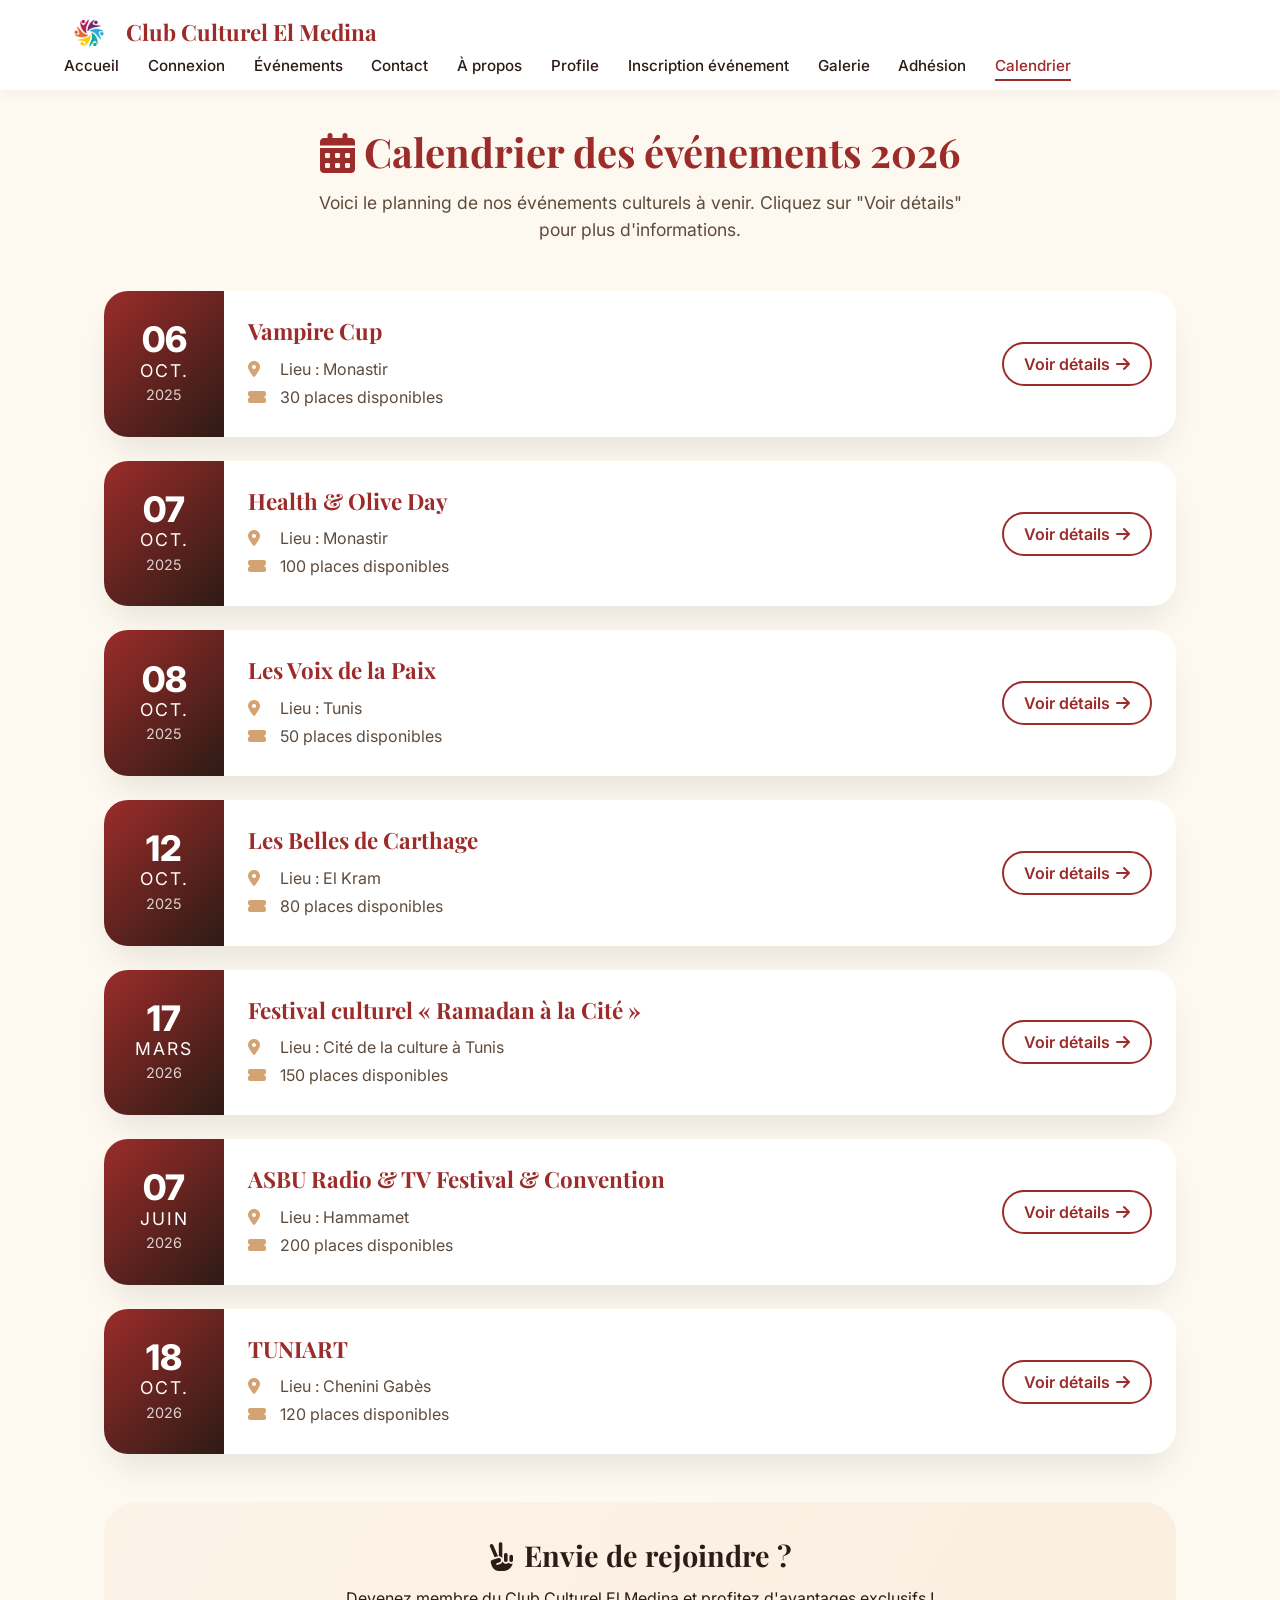
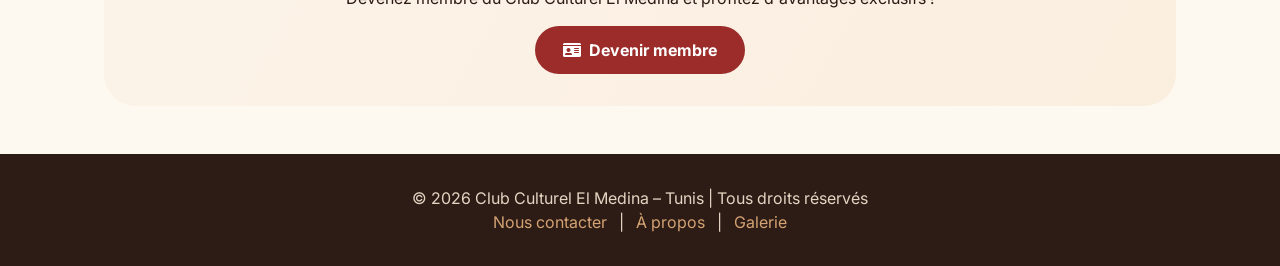
<file: Calendrier.html>
<!DOCTYPE html>
<html lang="fr">
<head>
    <meta charset="UTF-8">
    <meta name="viewport" content="width=device-width, initial-scale=1.0">
    <title>Calendrier - Club Culturel El Medina</title>
    <link rel="preconnect" href="https://fonts.googleapis.com">
    <link rel="preconnect" href="https://fonts.gstatic.com" crossorigin>
    <link href="https://fonts.googleapis.com/css2?family=Inter:opsz,wght@14..32,300;400;500;600;700&family=Playfair+Display:wght@400;700;900&display=swap" rel="stylesheet">
    <link rel="stylesheet" href="https://cdnjs.cloudflare.com/ajax/libs/font-awesome/6.0.0-beta3/css/all.min.css">
    <style>
        * {
            margin: 0;
            padding: 0;
            box-sizing: border-box;
        }

        :root {
            --bordeaux: #9b2c2a;
            --bordeaux-fonce: #7a221f;
            --ocre: #d4a373;
            --cafe: #2d1b15;
            --creme: #fef9f0;
            --gris-chaud: #5e4b3c;
            --ombre: 0 20px 35px -10px rgba(0,0,0,0.1);
            --transition: all 0.3s ease;
        }

        body {
            font-family: 'Inter', sans-serif;
            background: var(--creme);
            color: var(--cafe);
            line-height: 1.5;
        }

        h1, h2, h3 {
            font-family: 'Playfair Display', serif;
            font-weight: 700;
        }

        /* HEADER */
        .site-header {
            background: white;
            padding: 0.8rem 5%;
            display: flex;
            justify-content: space-between;
            align-items: center;
            flex-wrap: wrap;
            box-shadow: 0 2px 15px rgba(0,0,0,0.05);
            position: sticky;
            top: 0;
            z-index: 100;
        }

        .logo {
            display: flex;
            align-items: center;
            gap: 12px;
        }

        .logo img {
            width: 50px;
            height: auto;
        }

        .logo h1 {
            font-size: 1.4rem;
            color: var(--bordeaux);
        }

        #menu-toggle {
            display: none;
        }

        .burger {
            display: none;
            cursor: pointer;
            flex-direction: column;
            gap: 5px;
        }

        .burger span {
            width: 28px;
            height: 3px;
            background: var(--bordeaux);
            border-radius: 3px;
        }

        .main-nav ul {
            display: flex;
            gap: 1.8rem;
            list-style: none;
        }

        .main-nav a {
            text-decoration: none;
            font-weight: 500;
            color: var(--cafe);
            transition: var(--transition);
            font-size: 0.95rem;
        }

        .main-nav a:hover, .main-nav a.active {
            color: var(--bordeaux);
            border-bottom: 2px solid var(--bordeaux);
            padding-bottom: 4px;
        }

        /* MAIN CONTENT */
        .calendrier-container {
            max-width: 1200px;
            margin: 2rem auto;
            padding: 0 5%;
        }

        .hero-section {
            text-align: center;
            margin-bottom: 3rem;
        }

        .hero-section h2 {
            font-size: 2.5rem;
            color: var(--bordeaux);
            margin-bottom: 0.5rem;
        }

        .hero-section p {
            color: var(--gris-chaud);
            font-size: 1.1rem;
            max-width: 650px;
            margin: 0 auto;
        }

        /* Timeline / carte événements */
        .timeline {
            display: flex;
            flex-direction: column;
            gap: 1.5rem;
            margin-bottom: 3rem;
        }

        .event-card {
            background: white;
            border-radius: 24px;
            box-shadow: var(--ombre);
            display: flex;
            flex-wrap: wrap;
            overflow: hidden;
            transition: var(--transition);
        }

        .event-card:hover {
            transform: translateY(-5px);
            box-shadow: 0 25px 40px -15px rgba(0,0,0,0.2);
        }

        .event-date {
            background: linear-gradient(135deg, var(--bordeaux), var(--cafe));
            color: white;
            min-width: 120px;
            display: flex;
            flex-direction: column;
            align-items: center;
            justify-content: center;
            padding: 1.5rem;
            text-align: center;
        }

        .event-date .day {
            font-size: 2.2rem;
            font-weight: 800;
            line-height: 1;
        }

        .event-date .month {
            font-size: 1.1rem;
            text-transform: uppercase;
            letter-spacing: 2px;
        }

        .event-date .year {
            font-size: 0.9rem;
            opacity: 0.8;
        }

        .event-content {
            flex: 1;
            padding: 1.5rem;
            display: flex;
            flex-wrap: wrap;
            align-items: center;
            justify-content: space-between;
        }

        .event-info h3 {
            font-size: 1.4rem;
            color: var(--bordeaux);
            margin-bottom: 0.5rem;
        }

        .event-info p {
            display: flex;
            align-items: center;
            gap: 8px;
            color: var(--gris-chaud);
            margin-bottom: 0.25rem;
        }

        .event-info i {
            color: var(--ocre);
            width: 24px;
        }

        .btn-detail {
            background: transparent;
            border: 2px solid var(--bordeaux);
            color: var(--bordeaux);
            padding: 8px 20px;
            border-radius: 40px;
            font-weight: 600;
            text-decoration: none;
            transition: var(--transition);
            display: inline-flex;
            align-items: center;
            gap: 6px;
        }

        .btn-detail:hover {
            background: var(--bordeaux);
            color: white;
        }

        /* Bannière membre */
        .membership-banner {
            background: linear-gradient(120deg, #fcf3e8, #faeedf);
            border-radius: 32px;
            padding: 2rem;
            text-align: center;
            margin-top: 2rem;
        }

        .membership-banner h3 {
            font-size: 1.8rem;
            color: var(--cafe);
            margin-bottom: 0.5rem;
        }

        .btn-membre {
            background: var(--bordeaux);
            color: white;
            padding: 12px 28px;
            border-radius: 40px;
            text-decoration: none;
            font-weight: 700;
            display: inline-flex;
            align-items: center;
            gap: 8px;
            margin-top: 1rem;
            transition: var(--transition);
        }

        .btn-membre:hover {
            background: var(--bordeaux-fonce);
            transform: scale(0.98);
        }

        footer {
            background: var(--cafe);
            color: #e4d5c3;
            text-align: center;
            padding: 2rem;
            margin-top: 3rem;
        }

        footer a {
            color: var(--ocre);
            text-decoration: none;
            margin: 0 0.5rem;
        }

        @media (max-width: 768px) {
            .burger {
                display: flex;
            }
            .main-nav {
                position: fixed;
                top: 70px;
                left: -100%;
                width: 70%;
                height: calc(100vh - 70px);
                background: white;
                box-shadow: 2px 0 15px rgba(0,0,0,0.1);
                transition: 0.3s;
                z-index: 99;
                padding: 2rem;
            }
            #menu-toggle:checked ~ .main-nav {
                left: 0;
            }
            .main-nav ul {
                flex-direction: column;
                gap: 1.5rem;
            }
            .event-card {
                flex-direction: column;
            }
            .event-date {
                flex-direction: row;
                justify-content: space-around;
                gap: 1rem;
                padding: 1rem;
            }
            .event-content {
                flex-direction: column;
                text-align: center;
                gap: 1rem;
            }
            .hero-section h2 {
                font-size: 1.8rem;
            }
        }
    </style>
</head>
<body>

<header class="site-header">
    <div class="logo">
        <img src="images/logo.png" alt="Club Culturel El Medina" onerror="this.src='https://placehold.co/50x50?text=CCEM'">
        <h1>Club Culturel El Medina</h1>
    </div>
    <input type="checkbox" id="menu-toggle" hidden>
    <label for="menu-toggle" class="burger">
        <span></span>
        <span></span>
        <span></span>
    </label>
    <nav class="main-nav">
        <ul>
            <li><a href="home.html">Accueil</a></li>
            <li><a href="index.html">Connexion</a></li>
            <li><a href="event-details.html">Événements</a></li>
            <li><a href="contact.html">Contact</a></li>
            <li><a href="about.html">À propos</a></li>
            <li><a href="profile.html">Profile</a></li>
            <li><a href="register-event.html">Inscription événement</a></li>
            <li><a href="galerie.html">Galerie</a></li>
            <li><a href="adhesion.html">Adhésion</a></li>
            <li><a href="calendrier.html" class="active">Calendrier</a></li>
        </ul>
    </nav>
</header>

<main class="calendrier-container">
    <div class="hero-section">
        <h2><i class="fas fa-calendar-alt"></i> Calendrier des événements 2026</h2>
        <p>Voici le planning de nos événements culturels à venir. Cliquez sur "Voir détails" pour plus d'informations.</p>
    </div>

    <div class="timeline" id="calendrier-list">
        <!-- Les événements seront injectés dynamiquement -->
        <div style="text-align: center; padding: 2rem;">Chargement des événements...</div>
    </div>

    <div class="membership-banner">
        <h3><i class="fas fa-hand-peace"></i> Envie de rejoindre ?</h3>
        <p>Devenez membre du Club Culturel El Medina et profitez d'avantages exclusifs !</p>
        <a href="adhesion.html" class="btn-membre"><i class="fas fa-id-card"></i> Devenir membre</a>
    </div>
</main>

<footer>
    <p>© 2026 Club Culturel El Medina – Tunis | Tous droits réservés</p>
    <p><a href="contact.html">Nous contacter</a> | <a href="about.html">À propos</a> | <a href="galerie.html">Galerie</a></p>
</footer>

<script>
    // Base de données des événements (identique à home.html, event-details.html, register-event.html)
    const evenements = [
        { id: 1, titre: "Les Voix de la Paix", date: "08 Oct. 2025", lieu: "Tunis", image: "images/img1.webp", description: "Soirée artistique.", places: "50" },
        { id: 2, titre: "Les Belles de Carthage", date: "12 Oct. 2025", lieu: "El Kram", image: "images/img2.webp", description: "Patrimoine tunisien.", places: "80" },
        { id: 3, titre: "Vampire Cup", date: "06 Oct. 2025", lieu: "Monastir", image: "images/img3.webp", description: "Compétition stratégique.", places: "30" },
        { id: 4, titre: "Health & Olive Day", date: "07 Oct. 2025", lieu: "Monastir", image: "images/img4.webp", description: "Santé et terroir.", places: "100" },
        // Ajout des événements spécifiques au calendrier (année 2026)
        { id: 5, titre: "ASBU Radio & TV Festival & Convention", date: "07 Juin 2026", lieu: "Hammamet", image: "images/img5.webp", description: "Festival radiophonique et télévisuel international.", places: "200" },
        { id: 6, titre: "Festival culturel « Ramadan à la Cité »", date: "17 Mars 2026", lieu: "Cité de la culture à Tunis", image: "images/img6.webp", description: "Célébration du Ramadan dans la Cité de la culture.", places: "150" },
        { id: 7, titre: "TUNIART", date: "18 Oct. 2026", lieu: "Chenini Gabès", image: "images/img7.webp", description: "Festival d'art contemporain dans le sud tunisien.", places: "120" }
    ];

    // Fonction pour parser une date au format "DD Mon. YYYY" ou "DD Mois YYYY" et retourner un objet Date
    function parseDate(dateStr) {
        const mois = {
            'Jan.': 0, 'Fév.': 1, 'Mar.': 2, 'Avr.': 3, 'Mai': 4, 'Juin': 5,
            'Juillet': 6, 'Août': 7, 'Sept.': 8, 'Oct.': 9, 'Nov.': 10, 'Déc.': 11,
            'Janvier': 0, 'Février': 1, 'Mars': 2, 'Avril': 3, 'Mai': 4, 'Juin': 5,
            'Juillet': 6, 'Août': 7, 'Septembre': 8, 'Octobre': 9, 'Novembre': 10, 'Décembre': 11
        };
        let parts = dateStr.split(' ');
        let day = parseInt(parts[0]);
        let monthStr = parts[1];
        let year = parseInt(parts[2]);
        let month = mois[monthStr];
        if (month === undefined) month = 0;
        return new Date(year, month, day);
    }

    // Trier les événements par date (du plus proche au plus lointain, mais on garde ordre chronologique)
    const eventsSorted = [...evenements].sort((a,b) => parseDate(a.date) - parseDate(b.date));

    // Générer l'affichage
    const container = document.getElementById('calendrier-list');
    if (container) {
        if (eventsSorted.length === 0) {
            container.innerHTML = '<div style="text-align:center; padding:2rem;">Aucun événement planifié pour le moment.</div>';
        } else {
            container.innerHTML = eventsSorted.map(ev => {
                // Extraire jour, mois, année pour l'affichage
                const dateParts = ev.date.split(' ');
                const day = dateParts[0];
                const month = dateParts[1];
                const year = dateParts[2];
                return `
                    <div class="event-card">
                        <div class="event-date">
                            <span class="day">${day}</span>
                            <span class="month">${month}</span>
                            <span class="year">${year}</span>
                        </div>
                        <div class="event-content">
                            <div class="event-info">
                                <h3>${ev.titre}</h3>
                                <p><i class="fas fa-map-marker-alt"></i> Lieu : ${ev.lieu}</p>
                                <p><i class="fas fa-ticket-alt"></i> ${ev.places} places disponibles</p>
                            </div>
                            <a href="event-details.html?id=${ev.id}" class="btn-detail">Voir détails <i class="fas fa-arrow-right"></i></a>
                        </div>
                    </div>
                `;
            }).join('');
        }
    }

    // Gestion du menu burger (aucun script supplémentaire nécessaire, le CSS gère l'affichage)
</script>
</body>
</html>
</file>
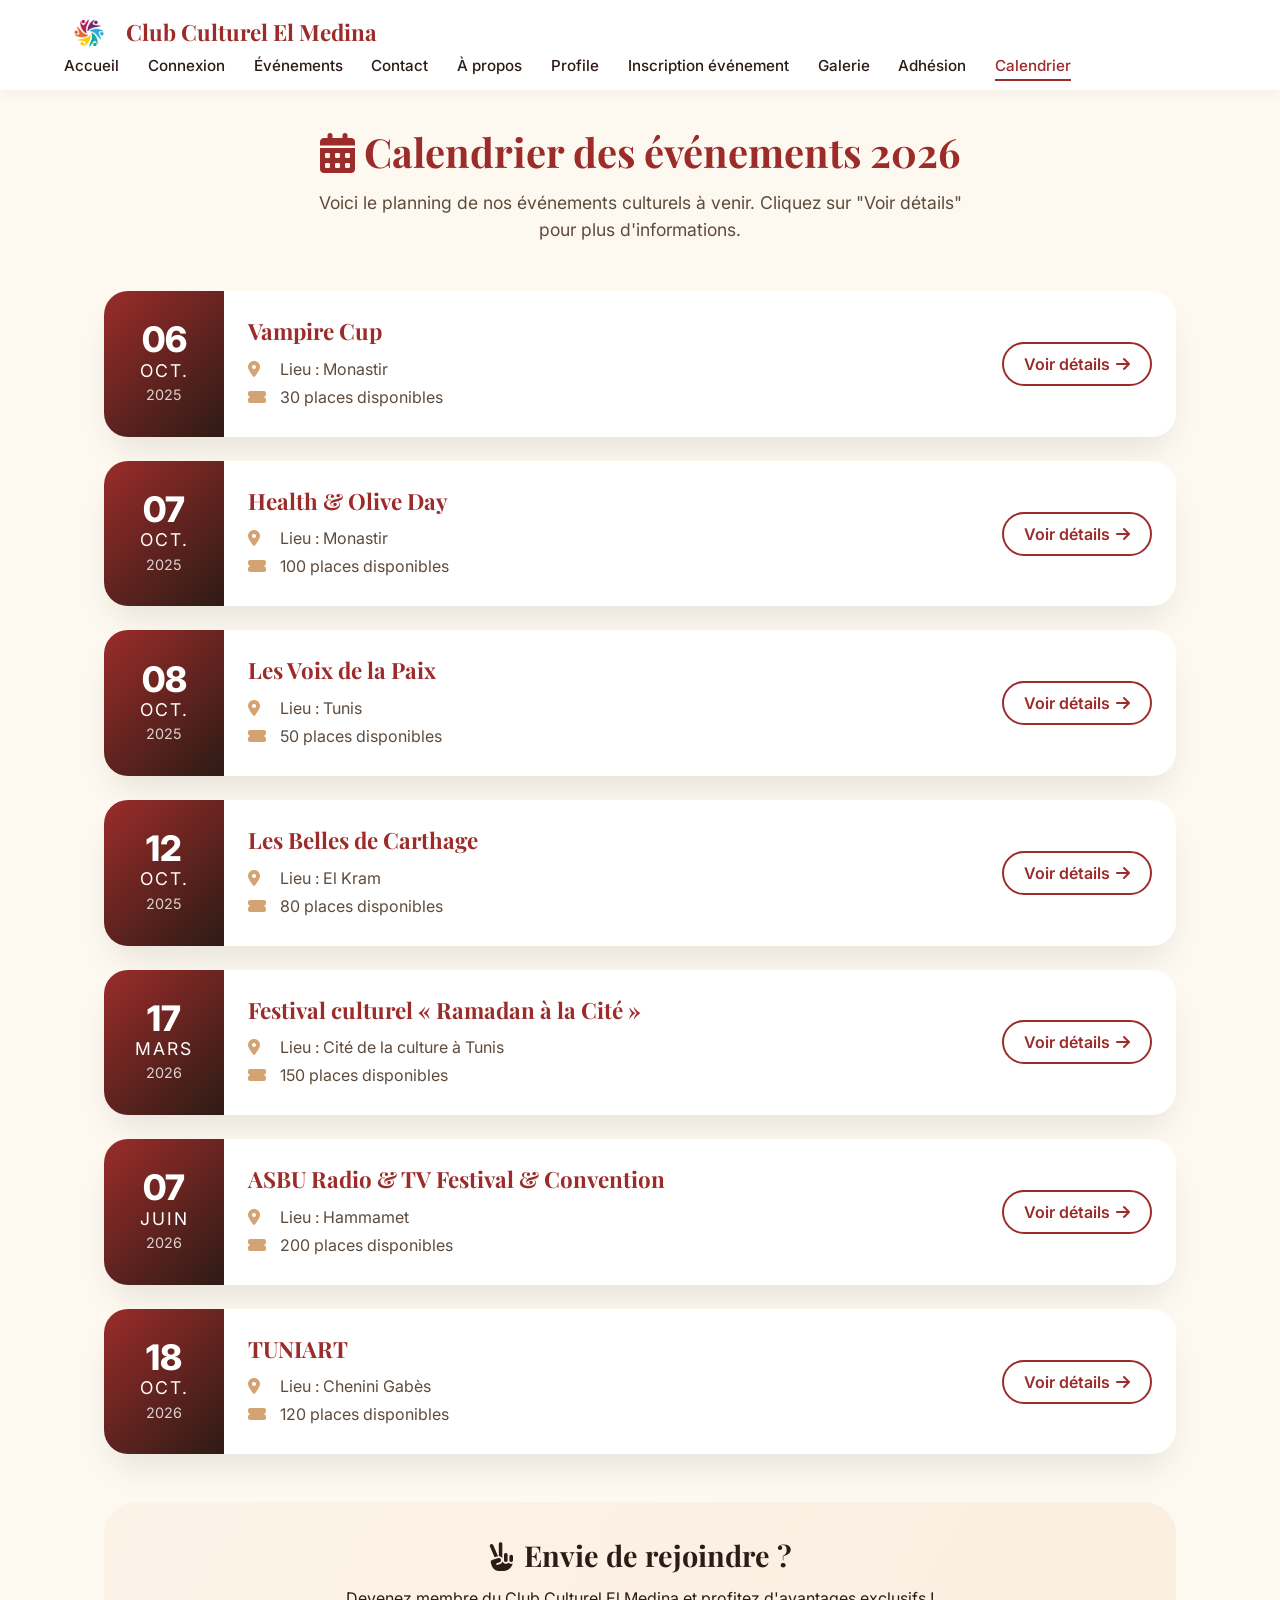
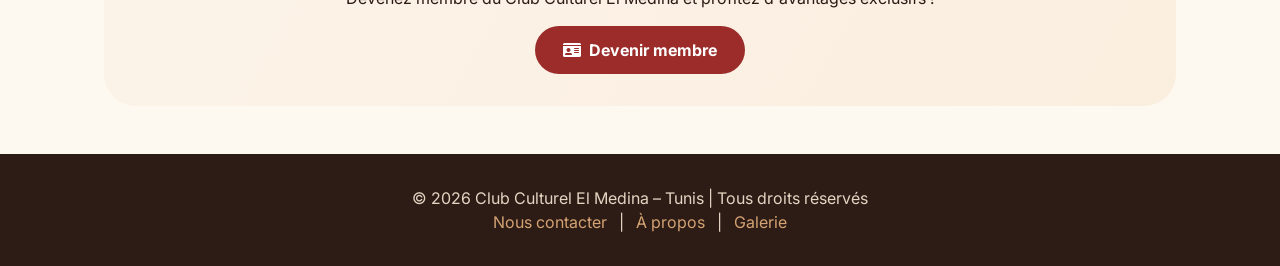
<file: calendrier.html>
<!DOCTYPE html>
<html lang="fr">
<head>
    <meta charset="UTF-8">
    <meta name="viewport" content="width=device-width, initial-scale=1.0">
    <title>Calendrier - Club Culturel El Medina</title>
    <link rel="preconnect" href="https://fonts.googleapis.com">
    <link rel="preconnect" href="https://fonts.gstatic.com" crossorigin>
    <link href="https://fonts.googleapis.com/css2?family=Inter:opsz,wght@14..32,300;400;500;600;700&family=Playfair+Display:wght@400;700;900&display=swap" rel="stylesheet">
    <link rel="stylesheet" href="https://cdnjs.cloudflare.com/ajax/libs/font-awesome/6.0.0-beta3/css/all.min.css">
    <style>
        * {
            margin: 0;
            padding: 0;
            box-sizing: border-box;
        }

        :root {
            --bordeaux: #9b2c2a;
            --bordeaux-fonce: #7a221f;
            --ocre: #d4a373;
            --cafe: #2d1b15;
            --creme: #fef9f0;
            --gris-chaud: #5e4b3c;
            --ombre: 0 20px 35px -10px rgba(0,0,0,0.1);
            --transition: all 0.3s ease;
        }

        body {
            font-family: 'Inter', sans-serif;
            background: var(--creme);
            color: var(--cafe);
            line-height: 1.5;
        }

        h1, h2, h3 {
            font-family: 'Playfair Display', serif;
            font-weight: 700;
        }

        /* HEADER */
        .site-header {
            background: white;
            padding: 0.8rem 5%;
            display: flex;
            justify-content: space-between;
            align-items: center;
            flex-wrap: wrap;
            box-shadow: 0 2px 15px rgba(0,0,0,0.05);
            position: sticky;
            top: 0;
            z-index: 100;
        }

        .logo {
            display: flex;
            align-items: center;
            gap: 12px;
        }

        .logo img {
            width: 50px;
            height: auto;
        }

        .logo h1 {
            font-size: 1.4rem;
            color: var(--bordeaux);
        }

        #menu-toggle {
            display: none;
        }

        .burger {
            display: none;
            cursor: pointer;
            flex-direction: column;
            gap: 5px;
        }

        .burger span {
            width: 28px;
            height: 3px;
            background: var(--bordeaux);
            border-radius: 3px;
        }

        .main-nav ul {
            display: flex;
            gap: 1.8rem;
            list-style: none;
        }

        .main-nav a {
            text-decoration: none;
            font-weight: 500;
            color: var(--cafe);
            transition: var(--transition);
            font-size: 0.95rem;
        }

        .main-nav a:hover, .main-nav a.active {
            color: var(--bordeaux);
            border-bottom: 2px solid var(--bordeaux);
            padding-bottom: 4px;
        }

        /* MAIN CONTENT */
        .calendrier-container {
            max-width: 1200px;
            margin: 2rem auto;
            padding: 0 5%;
        }

        .hero-section {
            text-align: center;
            margin-bottom: 3rem;
        }

        .hero-section h2 {
            font-size: 2.5rem;
            color: var(--bordeaux);
            margin-bottom: 0.5rem;
        }

        .hero-section p {
            color: var(--gris-chaud);
            font-size: 1.1rem;
            max-width: 650px;
            margin: 0 auto;
        }

        /* Timeline / carte événements */
        .timeline {
            display: flex;
            flex-direction: column;
            gap: 1.5rem;
            margin-bottom: 3rem;
        }

        .event-card {
            background: white;
            border-radius: 24px;
            box-shadow: var(--ombre);
            display: flex;
            flex-wrap: wrap;
            overflow: hidden;
            transition: var(--transition);
        }

        .event-card:hover {
            transform: translateY(-5px);
            box-shadow: 0 25px 40px -15px rgba(0,0,0,0.2);
        }

        .event-date {
            background: linear-gradient(135deg, var(--bordeaux), var(--cafe));
            color: white;
            min-width: 120px;
            display: flex;
            flex-direction: column;
            align-items: center;
            justify-content: center;
            padding: 1.5rem;
            text-align: center;
        }

        .event-date .day {
            font-size: 2.2rem;
            font-weight: 800;
            line-height: 1;
        }

        .event-date .month {
            font-size: 1.1rem;
            text-transform: uppercase;
            letter-spacing: 2px;
        }

        .event-date .year {
            font-size: 0.9rem;
            opacity: 0.8;
        }

        .event-content {
            flex: 1;
            padding: 1.5rem;
            display: flex;
            flex-wrap: wrap;
            align-items: center;
            justify-content: space-between;
        }

        .event-info h3 {
            font-size: 1.4rem;
            color: var(--bordeaux);
            margin-bottom: 0.5rem;
        }

        .event-info p {
            display: flex;
            align-items: center;
            gap: 8px;
            color: var(--gris-chaud);
            margin-bottom: 0.25rem;
        }

        .event-info i {
            color: var(--ocre);
            width: 24px;
        }

        .btn-detail {
            background: transparent;
            border: 2px solid var(--bordeaux);
            color: var(--bordeaux);
            padding: 8px 20px;
            border-radius: 40px;
            font-weight: 600;
            text-decoration: none;
            transition: var(--transition);
            display: inline-flex;
            align-items: center;
            gap: 6px;
        }

        .btn-detail:hover {
            background: var(--bordeaux);
            color: white;
        }

        /* Bannière membre */
        .membership-banner {
            background: linear-gradient(120deg, #fcf3e8, #faeedf);
            border-radius: 32px;
            padding: 2rem;
            text-align: center;
            margin-top: 2rem;
        }

        .membership-banner h3 {
            font-size: 1.8rem;
            color: var(--cafe);
            margin-bottom: 0.5rem;
        }

        .btn-membre {
            background: var(--bordeaux);
            color: white;
            padding: 12px 28px;
            border-radius: 40px;
            text-decoration: none;
            font-weight: 700;
            display: inline-flex;
            align-items: center;
            gap: 8px;
            margin-top: 1rem;
            transition: var(--transition);
        }

        .btn-membre:hover {
            background: var(--bordeaux-fonce);
            transform: scale(0.98);
        }

        footer {
            background: var(--cafe);
            color: #e4d5c3;
            text-align: center;
            padding: 2rem;
            margin-top: 3rem;
        }

        footer a {
            color: var(--ocre);
            text-decoration: none;
            margin: 0 0.5rem;
        }

        @media (max-width: 768px) {
            .burger {
                display: flex;
            }
            .main-nav {
                position: fixed;
                top: 70px;
                left: -100%;
                width: 70%;
                height: calc(100vh - 70px);
                background: white;
                box-shadow: 2px 0 15px rgba(0,0,0,0.1);
                transition: 0.3s;
                z-index: 99;
                padding: 2rem;
            }
            #menu-toggle:checked ~ .main-nav {
                left: 0;
            }
            .main-nav ul {
                flex-direction: column;
                gap: 1.5rem;
            }
            .event-card {
                flex-direction: column;
            }
            .event-date {
                flex-direction: row;
                justify-content: space-around;
                gap: 1rem;
                padding: 1rem;
            }
            .event-content {
                flex-direction: column;
                text-align: center;
                gap: 1rem;
            }
            .hero-section h2 {
                font-size: 1.8rem;
            }
        }
    </style>
</head>
<body>

<header class="site-header">
    <div class="logo">
        <img src="images/logo.png" alt="Club Culturel El Medina" onerror="this.src='https://placehold.co/50x50?text=CCEM'">
        <h1>Club Culturel El Medina</h1>
    </div>
    <input type="checkbox" id="menu-toggle" hidden>
    <label for="menu-toggle" class="burger">
        <span></span>
        <span></span>
        <span></span>
    </label>
    <nav class="main-nav">
        <ul>
            <li><a href="home.html">Accueil</a></li>
            <li><a href="index.html">Connexion</a></li>
            <li><a href="event-details.html">Événements</a></li>
            <li><a href="contact.html">Contact</a></li>
            <li><a href="about.html">À propos</a></li>
            <li><a href="profile.html">Profile</a></li>
            <li><a href="register-event.html">Inscription événement</a></li>
            <li><a href="galerie.html">Galerie</a></li>
            <li><a href="adhesion.html">Adhésion</a></li>
            <li><a href="calendrier.html" class="active">Calendrier</a></li>
        </ul>
    </nav>
</header>

<main class="calendrier-container">
    <div class="hero-section">
        <h2><i class="fas fa-calendar-alt"></i> Calendrier des événements 2026</h2>
        <p>Voici le planning de nos événements culturels à venir. Cliquez sur "Voir détails" pour plus d'informations.</p>
    </div>

    <div class="timeline" id="calendrier-list">
        <!-- Les événements seront injectés dynamiquement -->
        <div style="text-align: center; padding: 2rem;">Chargement des événements...</div>
    </div>

    <div class="membership-banner">
        <h3><i class="fas fa-hand-peace"></i> Envie de rejoindre ?</h3>
        <p>Devenez membre du Club Culturel El Medina et profitez d'avantages exclusifs !</p>
        <a href="adhesion.html" class="btn-membre"><i class="fas fa-id-card"></i> Devenir membre</a>
    </div>
</main>

<footer>
    <p>© 2026 Club Culturel El Medina – Tunis | Tous droits réservés</p>
    <p><a href="contact.html">Nous contacter</a> | <a href="about.html">À propos</a> | <a href="galerie.html">Galerie</a></p>
</footer>

<script>
    // Base de données des événements (identique à home.html, event-details.html, register-event.html)
    const evenements = [
        { id: 1, titre: "Les Voix de la Paix", date: "08 Oct. 2025", lieu: "Tunis", image: "images/img1.webp", description: "Soirée artistique.", places: "50" },
        { id: 2, titre: "Les Belles de Carthage", date: "12 Oct. 2025", lieu: "El Kram", image: "images/img2.webp", description: "Patrimoine tunisien.", places: "80" },
        { id: 3, titre: "Vampire Cup", date: "06 Oct. 2025", lieu: "Monastir", image: "images/img3.webp", description: "Compétition stratégique.", places: "30" },
        { id: 4, titre: "Health & Olive Day", date: "07 Oct. 2025", lieu: "Monastir", image: "images/img4.webp", description: "Santé et terroir.", places: "100" },
        // Ajout des événements spécifiques au calendrier (année 2026)
        { id: 5, titre: "ASBU Radio & TV Festival & Convention", date: "07 Juin 2026", lieu: "Hammamet", image: "images/img5.webp", description: "Festival radiophonique et télévisuel international.", places: "200" },
        { id: 6, titre: "Festival culturel « Ramadan à la Cité »", date: "17 Mars 2026", lieu: "Cité de la culture à Tunis", image: "images/img6.webp", description: "Célébration du Ramadan dans la Cité de la culture.", places: "150" },
        { id: 7, titre: "TUNIART", date: "18 Oct. 2026", lieu: "Chenini Gabès", image: "images/img7.webp", description: "Festival d'art contemporain dans le sud tunisien.", places: "120" }
    ];

    // Fonction pour parser une date au format "DD Mon. YYYY" ou "DD Mois YYYY" et retourner un objet Date
    function parseDate(dateStr) {
        const mois = {
            'Jan.': 0, 'Fév.': 1, 'Mar.': 2, 'Avr.': 3, 'Mai': 4, 'Juin': 5,
            'Juillet': 6, 'Août': 7, 'Sept.': 8, 'Oct.': 9, 'Nov.': 10, 'Déc.': 11,
            'Janvier': 0, 'Février': 1, 'Mars': 2, 'Avril': 3, 'Mai': 4, 'Juin': 5,
            'Juillet': 6, 'Août': 7, 'Septembre': 8, 'Octobre': 9, 'Novembre': 10, 'Décembre': 11
        };
        let parts = dateStr.split(' ');
        let day = parseInt(parts[0]);
        let monthStr = parts[1];
        let year = parseInt(parts[2]);
        let month = mois[monthStr];
        if (month === undefined) month = 0;
        return new Date(year, month, day);
    }

    // Trier les événements par date (du plus proche au plus lointain, mais on garde ordre chronologique)
    const eventsSorted = [...evenements].sort((a,b) => parseDate(a.date) - parseDate(b.date));

    // Générer l'affichage
    const container = document.getElementById('calendrier-list');
    if (container) {
        if (eventsSorted.length === 0) {
            container.innerHTML = '<div style="text-align:center; padding:2rem;">Aucun événement planifié pour le moment.</div>';
        } else {
            container.innerHTML = eventsSorted.map(ev => {
                // Extraire jour, mois, année pour l'affichage
                const dateParts = ev.date.split(' ');
                const day = dateParts[0];
                const month = dateParts[1];
                const year = dateParts[2];
                return `
                    <div class="event-card">
                        <div class="event-date">
                            <span class="day">${day}</span>
                            <span class="month">${month}</span>
                            <span class="year">${year}</span>
                        </div>
                        <div class="event-content">
                            <div class="event-info">
                                <h3>${ev.titre}</h3>
                                <p><i class="fas fa-map-marker-alt"></i> Lieu : ${ev.lieu}</p>
                                <p><i class="fas fa-ticket-alt"></i> ${ev.places} places disponibles</p>
                            </div>
                            <a href="event-details.html?id=${ev.id}" class="btn-detail">Voir détails <i class="fas fa-arrow-right"></i></a>
                        </div>
                    </div>
                `;
            }).join('');
        }
    }

    // Gestion du menu burger (aucun script supplémentaire nécessaire, le CSS gère l'affichage)
</script>
</body>
</html>
</file>
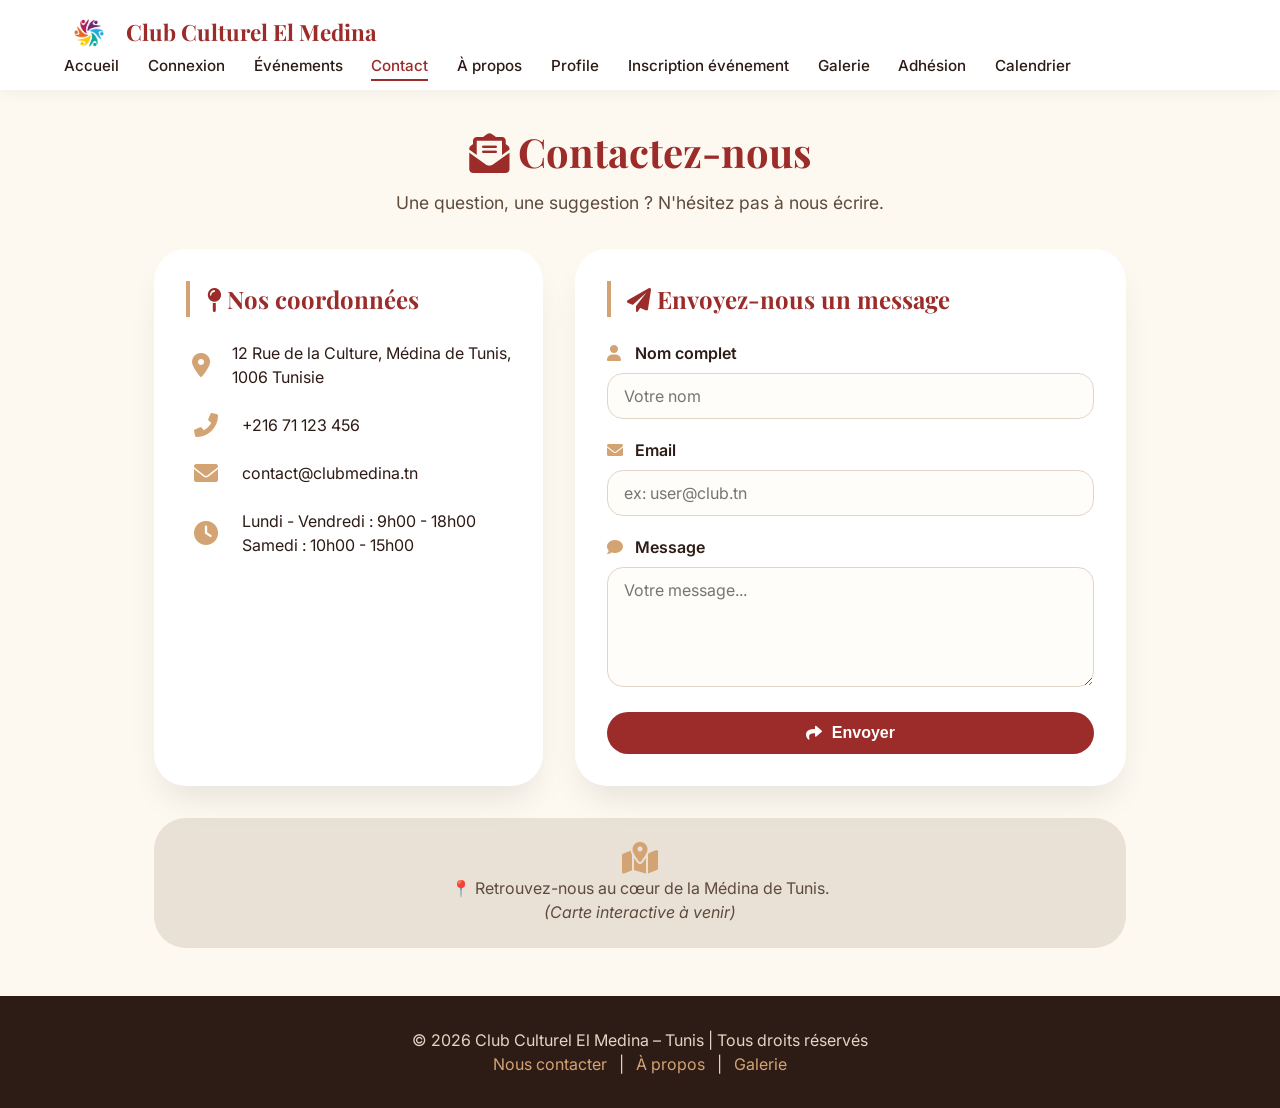
<file: contact.html>
<!DOCTYPE html>
<html lang="fr">
<head>
    <meta charset="UTF-8">
    <meta name="viewport" content="width=device-width, initial-scale=1.0">
    <title>Contact - Club Culturel El Medina</title>
    <link rel="preconnect" href="https://fonts.googleapis.com">
    <link rel="preconnect" href="https://fonts.gstatic.com" crossorigin>
    <link href="https://fonts.googleapis.com/css2?family=Inter:opsz,wght@14..32,300;400;500;600;700&family=Playfair+Display:wght@400;700;900&display=swap" rel="stylesheet">
    <link rel="stylesheet" href="https://cdnjs.cloudflare.com/ajax/libs/font-awesome/6.0.0-beta3/css/all.min.css">
    <style>
        * {
            margin: 0;
            padding: 0;
            box-sizing: border-box;
        }

        :root {
            --bordeaux: #9b2c2a;
            --bordeaux-fonce: #7a221f;
            --ocre: #d4a373;
            --cafe: #2d1b15;
            --creme: #fef9f0;
            --gris-chaud: #5e4b3c;
            --ombre: 0 20px 35px -10px rgba(0,0,0,0.1);
            --transition: all 0.3s ease;
        }

        body {
            font-family: 'Inter', sans-serif;
            background: var(--creme);
            color: var(--cafe);
            line-height: 1.5;
        }

        h1, h2, h3 {
            font-family: 'Playfair Display', serif;
            font-weight: 700;
        }

        /* HEADER */
        .site-header {
            background: white;
            padding: 0.8rem 5%;
            display: flex;
            justify-content: space-between;
            align-items: center;
            flex-wrap: wrap;
            box-shadow: 0 2px 15px rgba(0,0,0,0.05);
            position: sticky;
            top: 0;
            z-index: 100;
        }

        .logo {
            display: flex;
            align-items: center;
            gap: 12px;
        }

        .logo img {
            width: 50px;
            height: auto;
        }

        .logo h1 {
            font-size: 1.4rem;
            color: var(--bordeaux);
        }

        #menu-toggle {
            display: none;
        }

        .burger {
            display: none;
            cursor: pointer;
            flex-direction: column;
            gap: 5px;
        }

        .burger span {
            width: 28px;
            height: 3px;
            background: var(--bordeaux);
            border-radius: 3px;
        }

        .main-nav ul {
            display: flex;
            gap: 1.8rem;
            list-style: none;
        }

        .main-nav a {
            text-decoration: none;
            font-weight: 500;
            color: var(--cafe);
            transition: var(--transition);
            font-size: 0.95rem;
        }

        .main-nav a:hover, .main-nav a.active {
            color: var(--bordeaux);
            border-bottom: 2px solid var(--bordeaux);
            padding-bottom: 4px;
        }

        /* MAIN CONTENT */
        .contact-container {
            max-width: 1100px;
            margin: 2rem auto;
            padding: 0 5%;
        }

        .hero-contact {
            text-align: center;
            margin-bottom: 2rem;
        }

        .hero-contact h2 {
            font-size: 2.5rem;
            color: var(--bordeaux);
            margin-bottom: 0.5rem;
        }

        .hero-contact p {
            color: var(--gris-chaud);
            font-size: 1.1rem;
        }

        /* Grille : informations + formulaire */
        .contact-grid {
            display: flex;
            flex-wrap: wrap;
            gap: 2rem;
            margin-top: 1rem;
        }

        .contact-info {
            flex: 1;
            background: white;
            border-radius: 32px;
            box-shadow: var(--ombre);
            padding: 2rem;
        }

        .contact-info h3 {
            font-size: 1.5rem;
            color: var(--bordeaux);
            margin-bottom: 1.5rem;
            border-left: 4px solid var(--ocre);
            padding-left: 1rem;
        }

        .info-item {
            display: flex;
            align-items: center;
            gap: 1rem;
            margin-bottom: 1.5rem;
        }

        .info-item i {
            font-size: 1.5rem;
            color: var(--ocre);
            width: 40px;
            text-align: center;
        }

        .info-item p {
            font-size: 1rem;
        }

        .contact-form {
            flex: 1.5;
            background: white;
            border-radius: 32px;
            box-shadow: var(--ombre);
            padding: 2rem;
        }

        .contact-form h3 {
            font-size: 1.5rem;
            color: var(--bordeaux);
            margin-bottom: 1.5rem;
            border-left: 4px solid var(--ocre);
            padding-left: 1rem;
        }

        .form-group {
            margin-bottom: 1.2rem;
        }

        label {
            display: block;
            font-weight: 600;
            margin-bottom: 0.5rem;
            color: var(--cafe);
        }

        label i {
            color: var(--ocre);
            width: 24px;
        }

        input, textarea {
            width: 100%;
            padding: 12px 16px;
            border: 1px solid #e2d5c8;
            border-radius: 16px;
            font-family: 'Inter', sans-serif;
            font-size: 1rem;
            transition: var(--transition);
            background: #fffdfa;
        }

        input:focus, textarea:focus {
            outline: none;
            border-color: var(--bordeaux);
            box-shadow: 0 0 0 3px rgba(155,44,42,0.1);
        }

        textarea {
            resize: vertical;
            min-height: 120px;
        }

        .message {
            padding: 1rem;
            border-radius: 16px;
            margin: 1rem 0;
            display: none;
        }

        .success {
            background: #d4edda;
            color: #155724;
            border-left: 4px solid #28a745;
        }

        .error {
            background: #f8d7da;
            color: #721c24;
            border-left: 4px solid #dc3545;
        }

        .btn-submit {
            background: var(--bordeaux);
            color: white;
            border: none;
            padding: 12px 28px;
            border-radius: 40px;
            font-weight: 700;
            font-size: 1rem;
            cursor: pointer;
            transition: var(--transition);
            width: 100%;
            display: flex;
            align-items: center;
            justify-content: center;
            gap: 10px;
        }

        .btn-submit:hover {
            background: var(--bordeaux-fonce);
            transform: translateY(-2px);
        }

        /* Carte */
        .map-placeholder {
            margin-top: 2rem;
            background: #e9e0d6;
            border-radius: 32px;
            padding: 1.5rem;
            text-align: center;
            color: var(--gris-chaud);
        }

        footer {
            background: var(--cafe);
            color: #e4d5c3;
            text-align: center;
            padding: 2rem;
            margin-top: 3rem;
        }

        footer a {
            color: var(--ocre);
            text-decoration: none;
            margin: 0 0.5rem;
        }

        @media (max-width: 768px) {
            .burger {
                display: flex;
            }
            .main-nav {
                position: fixed;
                top: 70px;
                left: -100%;
                width: 70%;
                height: calc(100vh - 70px);
                background: white;
                box-shadow: 2px 0 15px rgba(0,0,0,0.1);
                transition: 0.3s;
                z-index: 99;
                padding: 2rem;
            }
            #menu-toggle:checked ~ .main-nav {
                left: 0;
            }
            .main-nav ul {
                flex-direction: column;
                gap: 1.5rem;
            }
            .hero-contact h2 {
                font-size: 1.8rem;
            }
            .contact-grid {
                flex-direction: column;
            }
        }
    </style>
</head>
<body>

<header class="site-header">
    <div class="logo">
        <img src="images/logo.png" alt="Club Culturel El Medina" onerror="this.src='https://placehold.co/50x50?text=CCEM'">
        <h1>Club Culturel El Medina</h1>
    </div>
    <input type="checkbox" id="menu-toggle" hidden>
    <label for="menu-toggle" class="burger">
        <span></span>
        <span></span>
        <span></span>
    </label>
    <nav class="main-nav">
        <ul>
            <li><a href="home.html">Accueil</a></li>
            <li><a href="index.html">Connexion</a></li>
            <li><a href="event-details.html">Événements</a></li>
            <li><a href="contact.html" class="active">Contact</a></li>
            <li><a href="about.html">À propos</a></li>
            <li><a href="profile.html">Profile</a></li>
            <li><a href="register-event.html">Inscription événement</a></li>
            <li><a href="galerie.html">Galerie</a></li>
            <li><a href="adhesion.html">Adhésion</a></li>
            <li><a href="calendrier.html">Calendrier</a></li>
        </ul>
    </nav>
</header>

<main class="contact-container">
    <div class="hero-contact">
        <h2><i class="fas fa-envelope-open-text"></i> Contactez-nous</h2>
        <p>Une question, une suggestion ? N'hésitez pas à nous écrire.</p>
    </div>

    <div class="contact-grid">
        <div class="contact-info">
            <h3><i class="fas fa-map-pin"></i> Nos coordonnées</h3>
            <div class="info-item">
                <i class="fas fa-map-marker-alt"></i>
                <p>12 Rue de la Culture, Médina de Tunis, 1006 Tunisie</p>
            </div>
            <div class="info-item">
                <i class="fas fa-phone-alt"></i>
                <p>+216 71 123 456</p>
            </div>
            <div class="info-item">
                <i class="fas fa-envelope"></i>
                <p>contact@clubmedina.tn</p>
            </div>
            <div class="info-item">
                <i class="fas fa-clock"></i>
                <p>Lundi - Vendredi : 9h00 - 18h00<br>Samedi : 10h00 - 15h00</p>
            </div>
        </div>

        <div class="contact-form">
            <h3><i class="fas fa-paper-plane"></i> Envoyez-nous un message</h3>
            <form id="contact-form" novalidate>
                <div class="form-group">
                    <label><i class="fas fa-user"></i> Nom complet</label>
                    <input type="text" id="nom" placeholder="Votre nom" required>
                </div>
                <div class="form-group">
                    <label><i class="fas fa-envelope"></i> Email</label>
                    <input type="email" id="email" placeholder="ex: user@club.tn" required>
                </div>
                <div class="form-group">
                    <label><i class="fas fa-comment"></i> Message</label>
                    <textarea id="message" placeholder="Votre message..." required></textarea>
                </div>
                <div id="success-message" class="message success"></div>
                <div id="error-message" class="message error"></div>
                <button type="submit" class="btn-submit"><i class="fas fa-share"></i> Envoyer</button>
            </form>
        </div>
    </div>

    <div class="map-placeholder">
        <i class="fas fa-map-marked-alt" style="font-size: 2rem; color: var(--ocre);"></i>
        <p>📍 Retrouvez-nous au cœur de la Médina de Tunis. <br> <em>(Carte interactive à venir)</em></p>
    </div>
</main>

<footer>
    <p>© 2026 Club Culturel El Medina – Tunis | Tous droits réservés</p>
    <p><a href="contact.html">Nous contacter</a> | <a href="about.html">À propos</a> | <a href="galerie.html">Galerie</a></p>
</footer>

<script>
    const form = document.getElementById('contact-form');
    const successDiv = document.getElementById('success-message');
    const errorDiv = document.getElementById('error-message');

    form.addEventListener('submit', function(e) {
        e.preventDefault();

        const nom = document.getElementById('nom').value.trim();
        const email = document.getElementById('email').value.trim();
        const message = document.getElementById('message').value.trim();

        let errors = [];
        if (nom.length < 2) errors.push("Nom complet (minimum 2 caractères)");
        if (!email.includes('@')) errors.push("Email valide requis (contenant @)");
        if (message.length < 5) errors.push("Message trop court (minimum 5 caractères)");

        if (errors.length > 0) {
            errorDiv.innerHTML = "❌ " + errors.join("<br>❌ ");
            errorDiv.style.display = "block";
            successDiv.style.display = "none";
            return;
        }

        // Stocker le message dans localStorage (optionnel)
        let messages = JSON.parse(localStorage.getItem('contactMessages') || '[]');
        messages.push({
            id: Date.now(),
            nom: nom,
            email: email,
            message: message,
            date: new Date().toISOString()
        });
        localStorage.setItem('contactMessages', JSON.stringify(messages));

        // Afficher succès
        successDiv.innerHTML = "✅ Votre message a bien été envoyé. Nous vous répondrons dans les plus brefs délais.";
        successDiv.style.display = "block";
        errorDiv.style.display = "none";

        // Réinitialiser le formulaire
        form.reset();

        // Option : effacer le message après 5 secondes
        setTimeout(() => {
            successDiv.style.display = "none";
        }, 5000);
    });
</script>
</body>
</html>
</file>
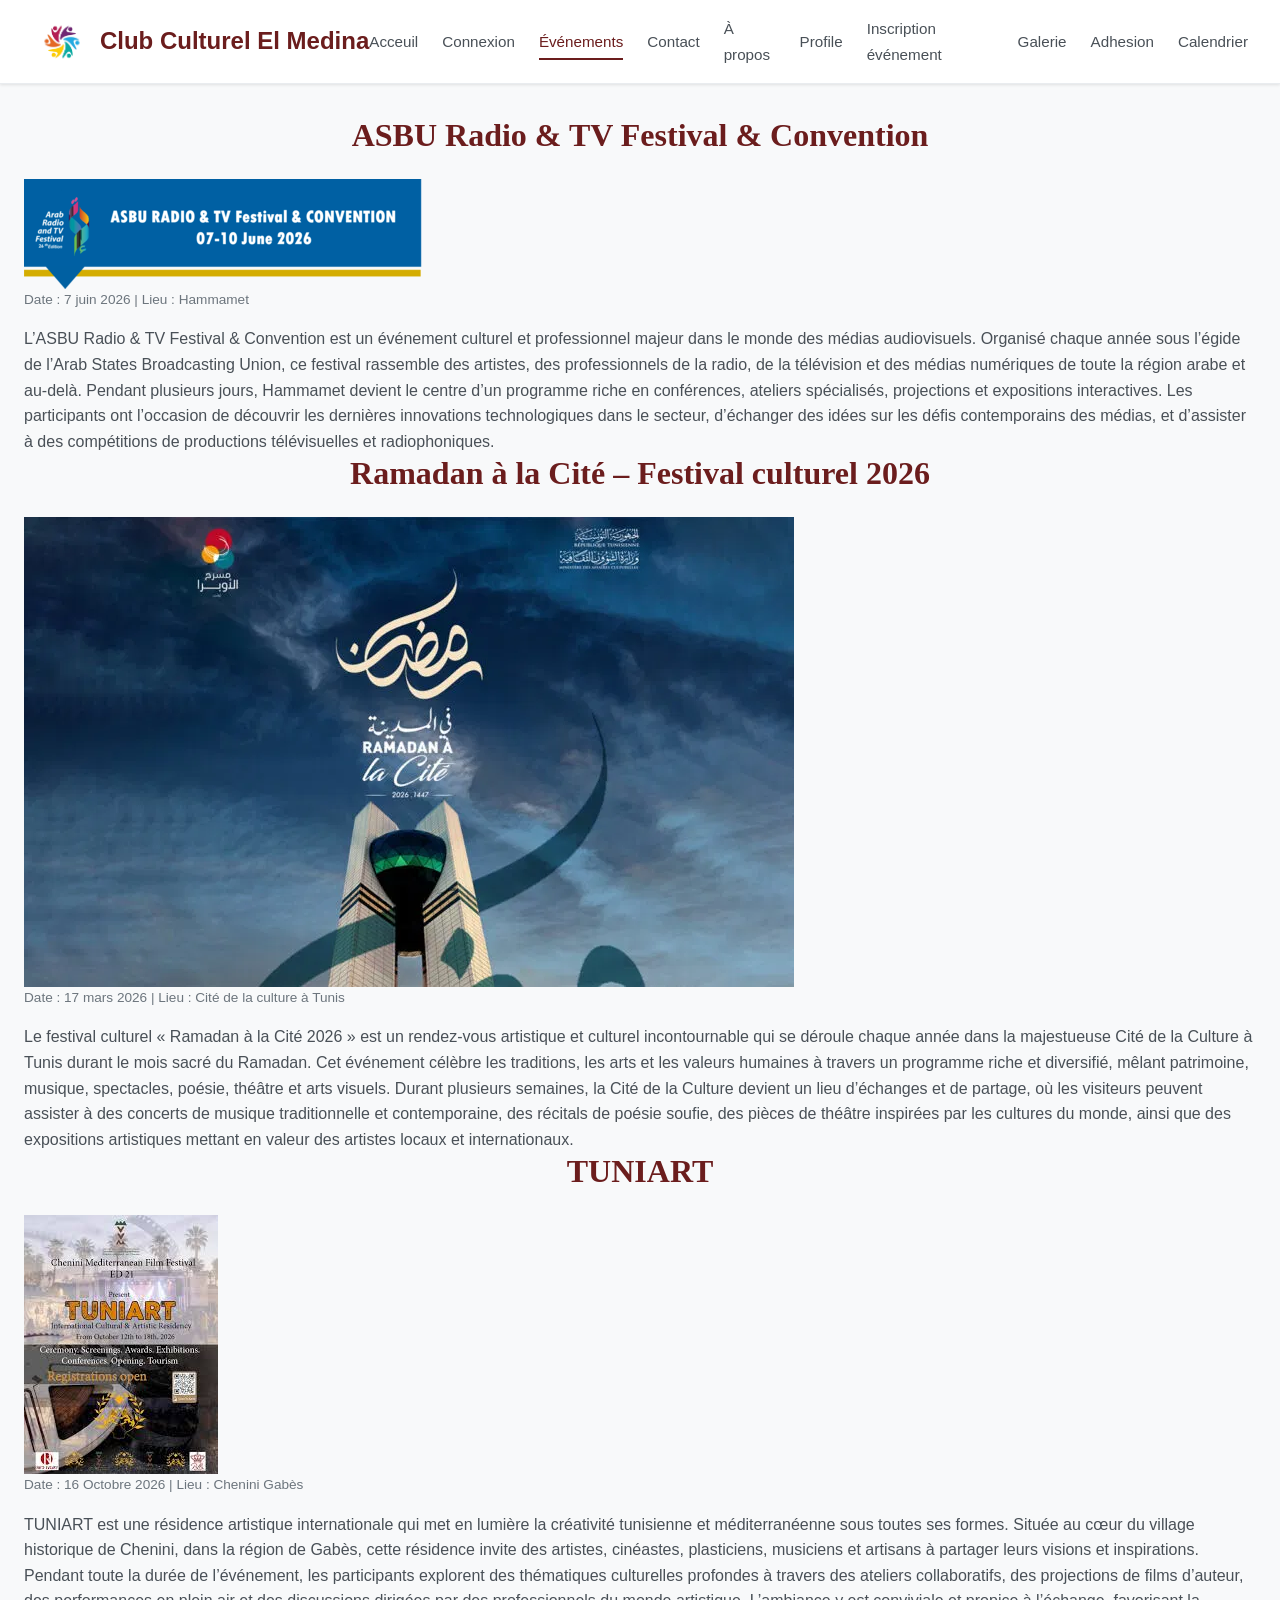
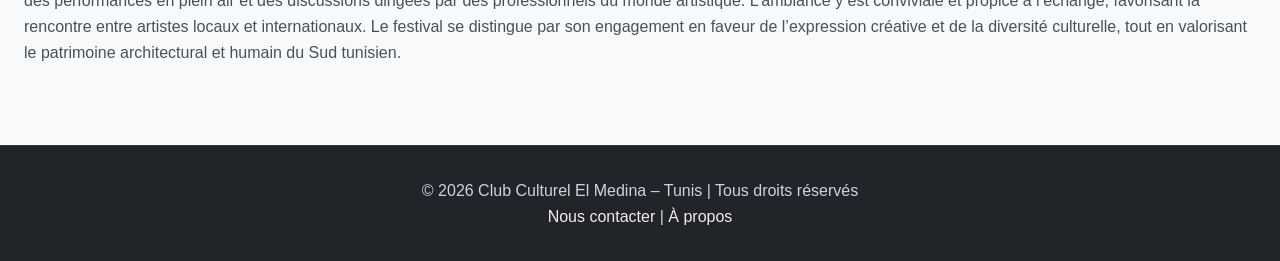
<file: event-details-1.html>
<!doctype html>
<html lang="fr">
  <head>
    <meta charset="UTF-8" />
    <meta name="viewport" />
    <title>Detail - Club Culturel El Medina</title>
    <link rel="stylesheet" href="css/style.css" />
  </head>
  <body class="theme-club">
     <header class="site-header">
      <div class="logo">
        <img src="images/logo.png" alt="logo" />
        <h1>Club Culturel El Medina</h1>
      </div>
      <input type="checkbox" id="menu-toggle" hidden />

      <label for="menu-toggle" class="burger">
        <span></span>
        <span></span>
        <span></span>
      </label>
      <nav class="main-nav">
        <ul class="nav-list">
          <li>
            <a href="home.html">Acceuil</a>
          </li>
          <li>
            <a href="index.html">Connexion</a>
          </li>
          <li>
            <a href="event-details.html" class="active">Événements</a>
          </li>
          <li>
            <a href="contact.html">Contact</a>
          </li>
          <li>
            <a href="about.html" >À propos</a>
          </li>
          <li>
            <a href="profile.html">Profile</a>
          </li>
          <li>
            <a href="register-event.html">Inscription événement</a>
          </li>
          <li>
            <a href="galerie.html">Galerie</a>
          </li>
          <li>
            <a href="adhesion.html">Adhesion</a>
          </li>
          <li>
            <a href="calendrier.html">Calendrier</a>
          </li>
        </ul>
      </nav>
    </header>

    <main class="intro">
      <div>
        <h2>ASBU Radio & TV Festival & Convention</h2>
        <img
          src="images/img1.1.png"
          alt="ASBU Radio & TV Festival & Convention"
        />
        <p class="infos">Date : 7 juin 2026 | Lieu : Hammamet</p>
        <p>
          L’ASBU Radio & TV Festival & Convention est un événement culturel et
          professionnel majeur dans le monde des médias audiovisuels. Organisé
          chaque année sous l’égide de l’Arab States Broadcasting Union, ce
          festival rassemble des artistes, des professionnels de la radio, de la
          télévision et des médias numériques de toute la région arabe et
          au‑delà. Pendant plusieurs jours, Hammamet devient le centre d’un
          programme riche en conférences, ateliers spécialisés, projections et
          expositions interactives. Les participants ont l’occasion de découvrir
          les dernières innovations technologiques dans le secteur, d’échanger
          des idées sur les défis contemporains des médias, et d’assister à des
          compétitions de productions télévisuelles et radiophoniques.
        </p>
      </div>

      <div>
        <h2>Ramadan à la Cité – Festival culturel 2026</h2>
        <img
          src="images/img2.1.webp"
          alt="Ramadan à la Cité – Festival culturel 2026"
        />
        <p class="infos">
          Date : 17 mars 2026 | Lieu : Cité de la culture à Tunis
        </p>
        <p>
          Le festival culturel « Ramadan à la Cité 2026 » est un rendez‑vous
          artistique et culturel incontournable qui se déroule chaque année dans
          la majestueuse Cité de la Culture à Tunis durant le mois sacré du
          Ramadan. Cet événement célèbre les traditions, les arts et les valeurs
          humaines à travers un programme riche et diversifié, mêlant
          patrimoine, musique, spectacles, poésie, théâtre et arts visuels.
          Durant plusieurs semaines, la Cité de la Culture devient un lieu
          d’échanges et de partage, où les visiteurs peuvent assister à des
          concerts de musique traditionnelle et contemporaine, des récitals de
          poésie soufie, des pièces de théâtre inspirées par les cultures du
          monde, ainsi que des expositions artistiques mettant en valeur des
          artistes locaux et internationaux.
        </p>
      </div>
      <div>
        <h2>TUNIART</h2>
        <img src="images/img3.1.jpg" alt="TUNIART" />

        <p class="infos">Date : 16 Octobre 2026 | Lieu : Chenini Gabès</p>
        <p>
          TUNIART est une résidence artistique internationale qui met en lumière
          la créativité tunisienne et méditerranéenne sous toutes ses formes.
          Située au cœur du village historique de Chenini, dans la région de
          Gabès, cette résidence invite des artistes, cinéastes, plasticiens,
          musiciens et artisans à partager leurs visions et inspirations.
          Pendant toute la durée de l’événement, les participants explorent des
          thématiques culturelles profondes à travers des ateliers
          collaboratifs, des projections de films d’auteur, des performances en
          plein air et des discussions dirigées par des professionnels du monde
          artistique. L’ambiance y est conviviale et propice à l’échange,
          favorisant la rencontre entre artistes locaux et internationaux. Le
          festival se distingue par son engagement en faveur de l’expression
          créative et de la diversité culturelle, tout en valorisant le
          patrimoine architectural et humain du Sud tunisien.
        </p>
      </div>
    </main>

    <footer class="site-footer">
      <p>© 2026 Club Culturel El Medina – Tunis | Tous droits réservés</p>
      <p>
        <a href="contact.html">Nous contacter</a> |
        <a href="about.html">À propos</a>
      </p>
    </footer>
  </body>
</html>
</file>
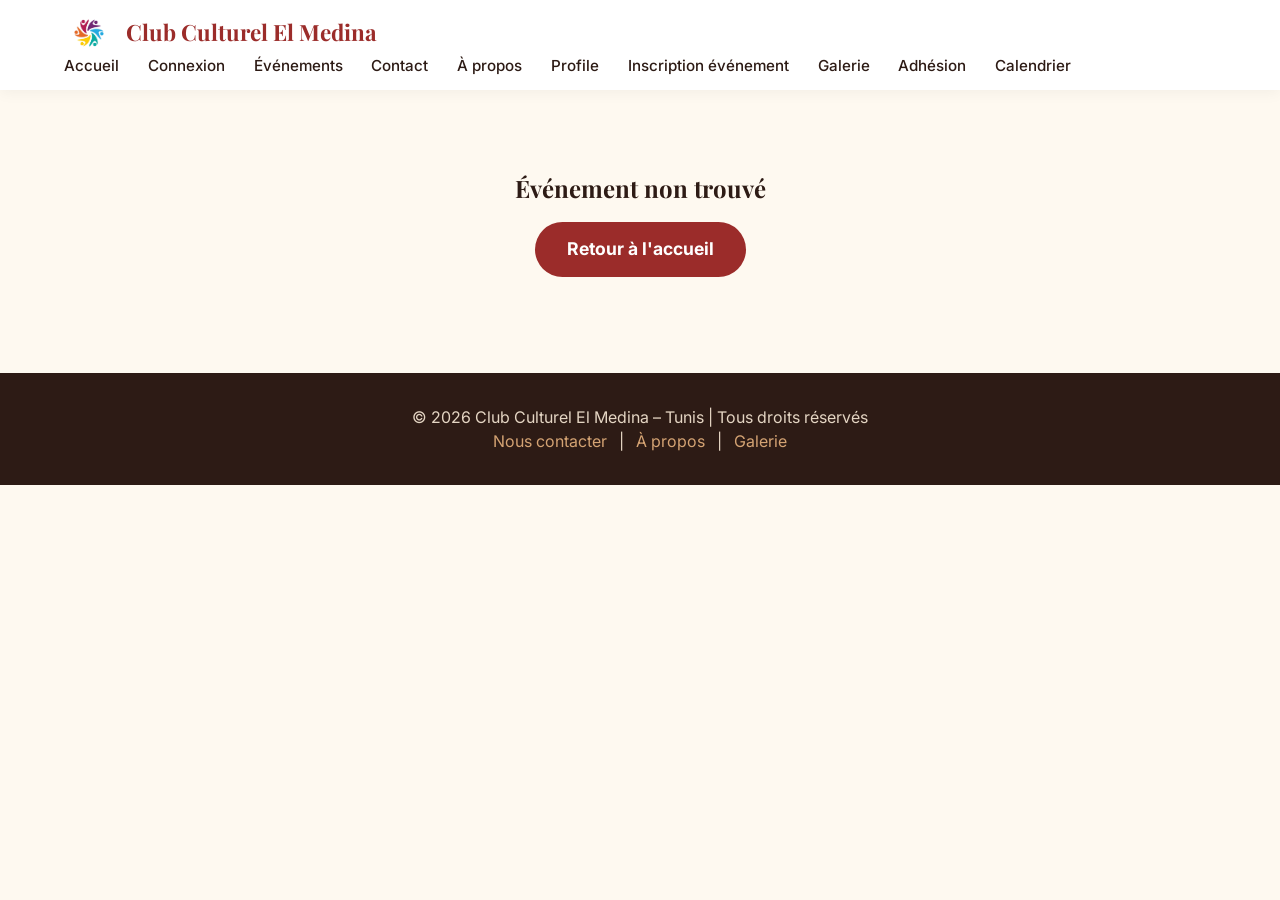
<file: event-details.html>
<!DOCTYPE html>
<html lang="fr">
<head>
    <meta charset="UTF-8">
    <meta name="viewport" content="width=device-width, initial-scale=1.0">
    <title>Détail événement - Club Culturel El Medina</title>
    <link rel="preconnect" href="https://fonts.googleapis.com">
    <link rel="preconnect" href="https://fonts.gstatic.com" crossorigin>
    <link href="https://fonts.googleapis.com/css2?family=Inter:opsz,wght@14..32,300;14..32,400;14..32,600;14..32,700&family=Playfair+Display:wght@400;700;900&display=swap" rel="stylesheet">
    <link rel="stylesheet" href="https://cdnjs.cloudflare.com/ajax/libs/font-awesome/6.0.0-beta3/css/all.min.css">
    <style>
        * {
            margin: 0;
            padding: 0;
            box-sizing: border-box;
        }

        :root {
            --bordeaux: #9b2c2a;
            --bordeaux-fonce: #7a221f;
            --ocre: #d4a373;
            --cafe: #2d1b15;
            --creme: #fef9f0;
            --gris-chaud: #5e4b3c;
            --ombre: 0 20px 30px -12px rgba(0,0,0,0.12);
            --transition: all 0.3s ease;
        }

        body {
            font-family: 'Inter', sans-serif;
            background: var(--creme);
            color: var(--cafe);
            line-height: 1.5;
        }

        h1, h2, h3 {
            font-family: 'Playfair Display', serif;
            font-weight: 700;
        }

        /* HEADER */
        .site-header {
            background: white;
            padding: 0.8rem 5%;
            display: flex;
            justify-content: space-between;
            align-items: center;
            flex-wrap: wrap;
            box-shadow: 0 2px 15px rgba(0,0,0,0.05);
            position: sticky;
            top: 0;
            z-index: 100;
        }

        .logo {
            display: flex;
            align-items: center;
            gap: 12px;
        }

        .logo img {
            width: 50px;
            height: auto;
        }

        .logo h1 {
            font-size: 1.4rem;
            color: var(--bordeaux);
        }

        #menu-toggle {
            display: none;
        }

        .burger {
            display: none;
            cursor: pointer;
            flex-direction: column;
            gap: 5px;
        }

        .burger span {
            width: 28px;
            height: 3px;
            background: var(--bordeaux);
            border-radius: 3px;
        }

        .main-nav ul {
            display: flex;
            gap: 1.8rem;
            list-style: none;
        }

        .main-nav a {
            text-decoration: none;
            font-weight: 500;
            color: var(--cafe);
            transition: var(--transition);
            font-size: 0.95rem;
        }

        .main-nav a:hover {
            color: var(--bordeaux);
            border-bottom: 2px solid var(--bordeaux);
            padding-bottom: 4px;
        }

        /* MAIN CONTENT */
        .detail-container {
            max-width: 1200px;
            margin: 2rem auto;
            padding: 0 5%;
        }

        .event-header {
            display: flex;
            flex-wrap: wrap;
            gap: 2rem;
            margin-bottom: 3rem;
            background: white;
            border-radius: 32px;
            overflow: hidden;
            box-shadow: var(--ombre);
        }

        .event-image {
            flex: 1.2;
            min-width: 280px;
        }

        .event-image img {
            width: 100%;
            height: 100%;
            object-fit: cover;
            display: block;
        }

        .event-info {
            flex: 1;
            padding: 2rem;
        }

        .event-info h1 {
            font-size: 2.5rem;
            color: var(--bordeaux);
            margin-bottom: 0.5rem;
        }

        .orchestre {
            font-size: 1.2rem;
            font-weight: 600;
            color: var(--ocre);
            margin-bottom: 1.5rem;
            letter-spacing: 1px;
        }

        .meta-details {
            display: flex;
            flex-wrap: wrap;
            gap: 1.5rem;
            margin: 1.5rem 0;
            border-top: 1px solid #eee;
            border-bottom: 1px solid #eee;
            padding: 1rem 0;
        }

        .meta-item {
            display: flex;
            align-items: center;
            gap: 10px;
            font-size: 0.95rem;
        }

        .meta-item i {
            width: 24px;
            color: var(--bordeaux);
            font-size: 1.2rem;
        }

        .artistiques {
            background: #fcf6ef;
            padding: 1.2rem;
            border-radius: 24px;
            margin: 1.5rem 0;
        }

        .artistiques p {
            margin: 8px 0;
            display: flex;
            align-items: center;
            gap: 10px;
        }

        .artistiques i {
            color: var(--ocre);
            width: 28px;
        }

        .btn-inscription {
            background: var(--bordeaux);
            color: white;
            border: none;
            padding: 14px 32px;
            border-radius: 50px;
            font-size: 1.1rem;
            font-weight: 700;
            cursor: pointer;
            transition: var(--transition);
            text-decoration: none;
            display: inline-block;
            margin-top: 1rem;
        }

        .btn-inscription:hover {
            background: var(--bordeaux-fonce);
            transform: scale(0.98);
        }

        .lieu-date-specifique {
            display: flex;
            justify-content: space-between;
            flex-wrap: wrap;
            background: white;
            border-radius: 24px;
            padding: 1.5rem;
            margin-top: 2rem;
            box-shadow: var(--ombre);
        }

        .card-lieu, .card-horaire {
            flex: 1;
            text-align: center;
        }

        .card-lieu h3, .card-horaire h3 {
            color: var(--bordeaux);
            margin-bottom: 0.5rem;
        }

        .places-restantes {
            background: var(--ocre);
            color: var(--cafe);
            padding: 0.5rem 1rem;
            border-radius: 40px;
            display: inline-block;
            font-weight: bold;
        }

        footer {
            background: var(--cafe);
            color: #e4d5c3;
            text-align: center;
            padding: 2rem;
            margin-top: 3rem;
        }

        footer a {
            color: var(--ocre);
            text-decoration: none;
            margin: 0 0.5rem;
        }

        @media (max-width: 768px) {
            .burger {
                display: flex;
            }
            .main-nav {
                position: fixed;
                top: 70px;
                left: -100%;
                width: 70%;
                height: calc(100vh - 70px);
                background: white;
                box-shadow: 2px 0 15px rgba(0,0,0,0.1);
                transition: 0.3s;
                z-index: 99;
                padding: 2rem;
            }
            #menu-toggle:checked ~ .main-nav {
                left: 0;
            }
            .main-nav ul {
                flex-direction: column;
                gap: 1.5rem;
            }
            .event-header {
                flex-direction: column;
            }
            .lieu-date-specifique {
                flex-direction: column;
                gap: 1rem;
            }
        }
    </style>
</head>
<body>

<header class="site-header">
    <div class="logo">
        <img src="images/logo.png" alt="Club Culturel El Medina" onerror="this.src='https://placehold.co/50x50?text=CCEM'">
        <h1>Club Culturel El Medina</h1>
    </div>
    <input type="checkbox" id="menu-toggle" hidden>
    <label for="menu-toggle" class="burger">
        <span></span>
        <span></span>
        <span></span>
    </label>
    <nav class="main-nav">
        <ul>
            <li><a href="home.html">Accueil</a></li>
            <li><a href="index.html">Connexion</a></li>
            <li><a href="event-details.html">Événements</a></li>
            <li><a href="contact.html">Contact</a></li>
            <li><a href="about.html">À propos</a></li>
            <li><a href="profile.html">Profile</a></li>
            <li><a href="register-event.html">Inscription événement</a></li>
            <li><a href="galerie.html">Galerie</a></li>
            <li><a href="adhesion.html">Adhésion</a></li>
            <li><a href="calendrier.html">Calendrier</a></li>
        </ul>
    </nav>
</header>

<main class="detail-container" id="detail-container">
    <!-- Le contenu sera injecté dynamiquement via JS -->
    <div style="text-align: center; padding: 3rem;">Chargement des détails...</div>
</main>

<footer>
    <p>© 2026 Club Culturel El Medina – Tunis | Tous droits réservés</p>
    <p><a href="contact.html">Nous contacter</a> | <a href="about.html">À propos</a> | <a href="galerie.html">Galerie</a></p>
</footer>

<script>
    // Base de données des événements (identique à celle de home.html)
    const evenements = [
        { 
            id: 1, 
            titre: "Les Voix de la Paix", 
            date: "08 Oct. 2025", 
            lieu: "Tunis", 
            image: "images/img1.webp", 
            description: "Un événement musical qui rassemble des artistes pour promouvoir la paix et la culture.", 
            places: "50",
            // Données enrichies pour coller à l'image
            orchestre: "CARTHAGE SYMPHONY ORCHESTRA",
            direction: "HAFEDH MAKNI",
            chefChoeur: "MOURAD GAALOUL",
            hommage: "Salah El Mahdi",
            theatre: "Théâtre Municipal de Tunis",
            heure: "20H00",
            jourSemaine: "Mercredi"
        },
        { 
            id: 2, 
            titre: "Les Belles de Carthage", 
            date: "12 Oct. 2025", 
            lieu: "El Kram", 
            image: "images/img2.webp", 
            description: "Patrimoine tunisien : danses, costumes et mélodies traditionnelles.", 
            places: "80",
            orchestre: "Ensemble Tunisien de Musique Andalouse",
            direction: "Mohamed Baccouche",
            chefChoeur: "Salma Rezgui",
            hommage: "Khemaïs Tarnane",
            theatre: "Théâtre de verdure d'El Kram",
            heure: "19H30",
            jourSemaine: "Samedi"
        },
        { 
            id: 3, 
            titre: "Vampire Cup", 
            date: "06 Oct. 2025", 
            lieu: "Monastir", 
            image: "images/img3.webp", 
            description: "Compétition stratégique de jeux de cartes et d'énigmes. Ambiance mystérieuse.", 
            places: "30",
            orchestre: null,
            direction: "Club Ludique Monastir",
            chefChoeur: null,
            hommage: null,
            theatre: "Salle des congrès",
            heure: "14H00",
            jourSemaine: "Lundi"
        },
        { 
            id: 4, 
            titre: "Health & Olive Day", 
            date: "07 Oct. 2025", 
            lieu: "Monastir", 
            image: "images/img4.webp", 
            description: "Santé et terroir : ateliers bien-être, dégustation d'huile d'olive.", 
            places: "100",
            orchestre: null,
            direction: "Association Oléicole",
            chefChoeur: null,
            hommage: null,
            theatre: "Parc des Oliviers",
            heure: "10H00",
            jourSemaine: "Mardi"
        }
    ];

    // Récupérer l'ID depuis l'URL
    const urlParams = new URLSearchParams(window.location.search);
    const id = parseInt(urlParams.get('id'));
    const event = evenements.find(e => e.id === id);

    const container = document.getElementById('detail-container');

    if (!event) {
        container.innerHTML = `<div style="text-align:center; padding:3rem;"><h2>Événement non trouvé</h2><a href="home.html" class="btn-inscription">Retour à l'accueil</a></div>`;
    } else {
        // Construction de la vue détaillée
        let artistiqueHtml = '';
        if (event.orchestre || event.direction || event.chefChoeur || event.hommage) {
            artistiqueHtml = `
                <div class="artistiques">
                    ${event.orchestre ? `<p><i class="fas fa-music"></i> <strong>Orchestre :</strong> ${event.orchestre}</p>` : ''}
                    ${event.direction ? `<p><i class="fas fa-baton"></i> <strong>Direction :</strong> ${event.direction}</p>` : ''}
                    ${event.chefChoeur ? `<p><i class="fas fa-users"></i> <strong>Chef de Chœur :</strong> ${event.chefChoeur}</p>` : ''}
                    ${event.hommage ? `<p><i class="fas fa-crown"></i> <strong>Hommage à :</strong> ${event.hommage}</p>` : ''}
                </div>
            `;
        }

        // Extraction du jour et mois pour l'affichage style "08 Mercredi Octobre"
        const dateParts = event.date.split(' ');
        const dayNumber = dateParts[0];
        const monthName = dateParts[2] || dateParts[1];
        
        container.innerHTML = `
            <div class="event-header">
                <div class="event-image">
                    <img src="${event.image}" alt="${event.titre}" onerror="this.src='https://picsum.photos/600/400?random=${event.id}'">
                </div>
                <div class="event-info">
                    <h1>${event.titre}</h1>
                    ${event.orchestre ? `<div class="orchestre">${event.orchestre}</div>` : ''}
                    <div class="meta-details">
                        <div class="meta-item"><i class="fas fa-calendar-alt"></i> ${event.date}</div>
                        <div class="meta-item"><i class="fas fa-clock"></i> ${event.heure || '20H00'}</div>
                        <div class="meta-item"><i class="fas fa-map-marker-alt"></i> ${event.lieu}</div>
                        <div class="meta-item"><i class="fas fa-ticket-alt"></i> <span class="places-restantes">🎟 ${event.places} places</span></div>
                    </div>
                    <p style="font-size:1.05rem; line-height:1.5;">${event.description}</p>
                    ${artistiqueHtml}
                    <a href="register-event.html?id=${event.id}" class="btn-inscription"><i class="fas fa-pen-alt"></i> S'inscrire</a>
                </div>
            </div>
            <div class="lieu-date-specifique">
                <div class="card-lieu">
                    <h3><i class="fas fa-theater-masks"></i> Lieu</h3>
                    <p>${event.theatre || event.lieu}</p>
                    <p>📍 ${event.lieu}</p>
                </div>
                <div class="card-horaire">
                    <h3><i class="far fa-calendar-check"></i> Séance unique</h3>
                    <p><strong>${dayNumber} ${event.jourSemaine || ''} ${monthName}</strong></p>
                    <p>à ${event.heure || '20H00'}</p>
                </div>
            </div>
        `;
    }
</script>
</body>
</html>
</file>
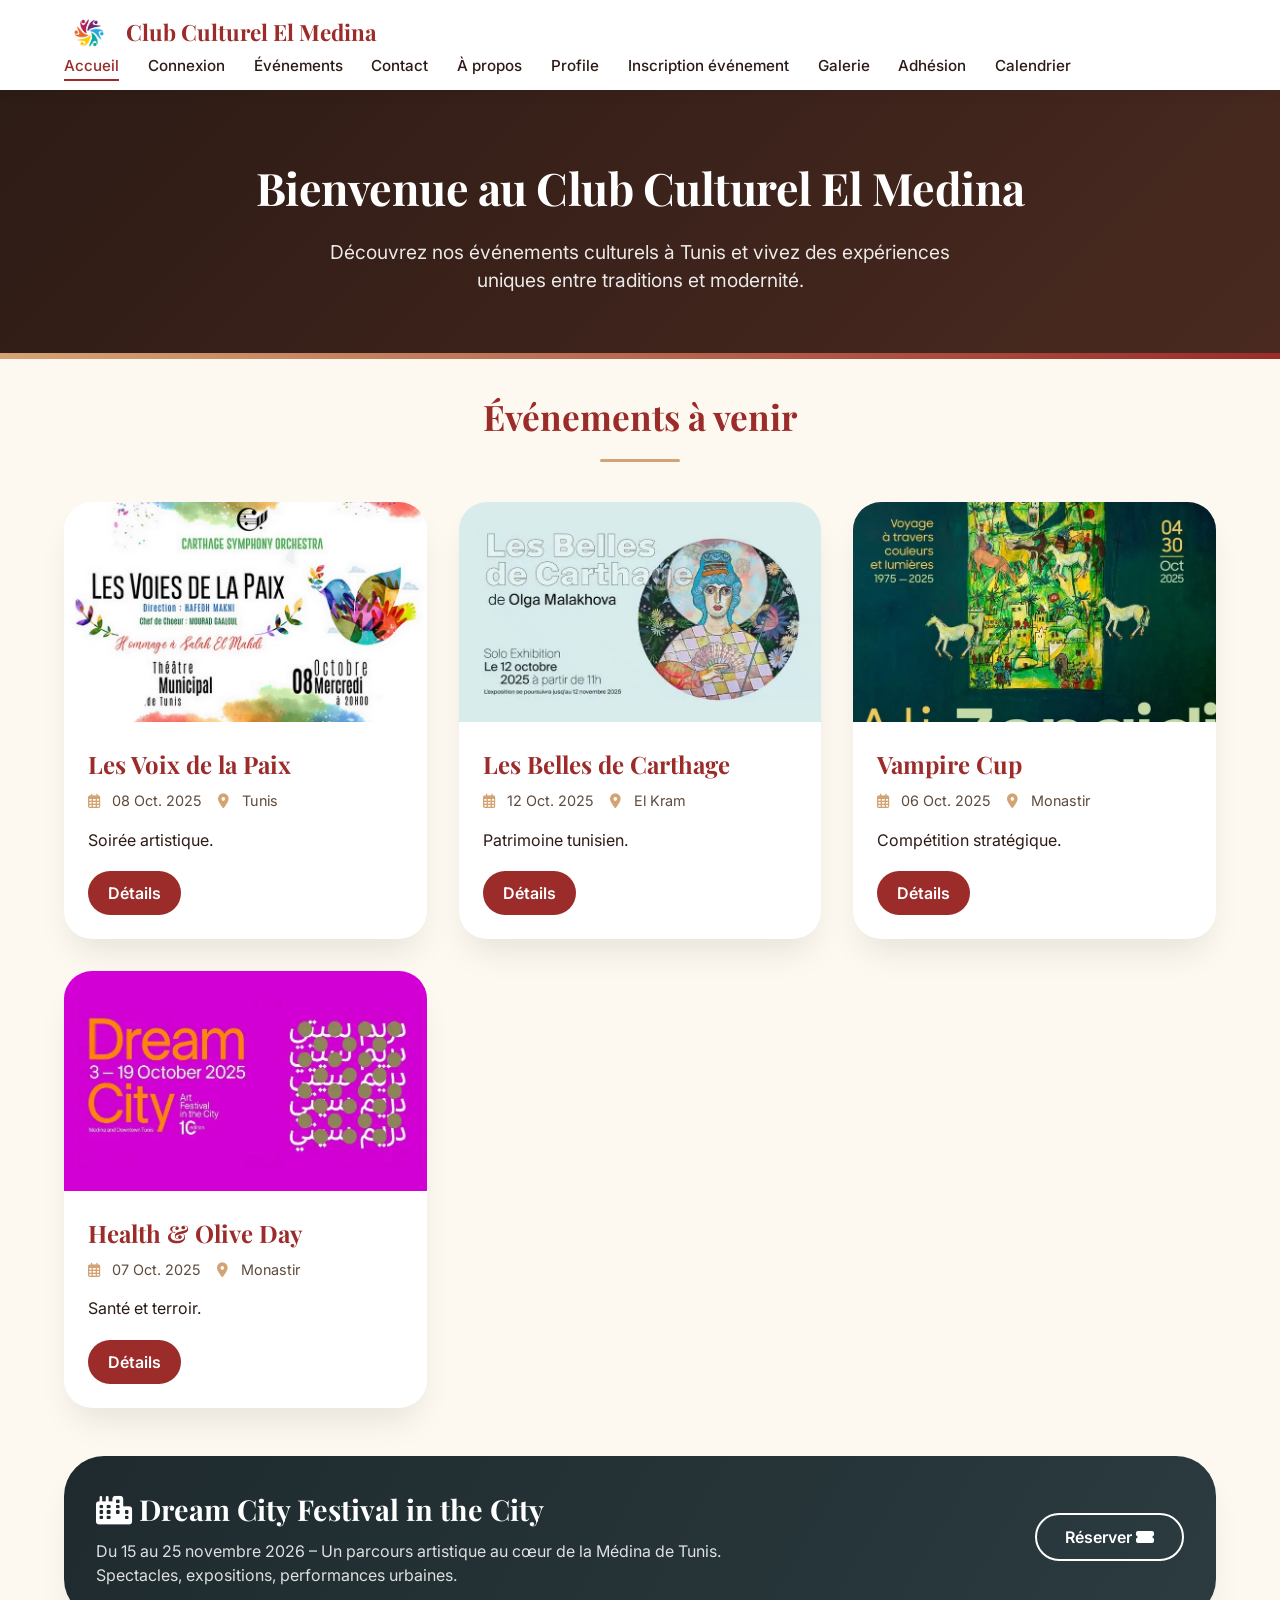
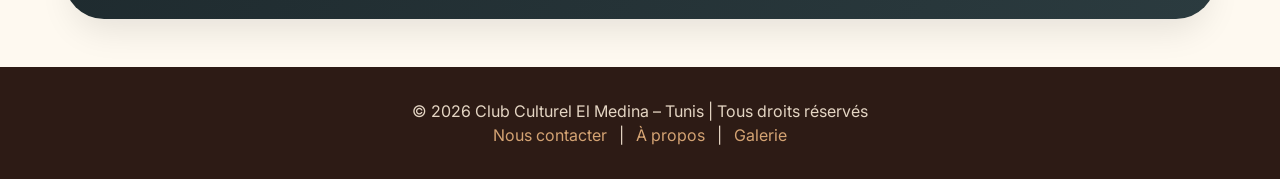
<file: home.html>
<!DOCTYPE html>
<html lang="fr">
<head>
    <meta charset="UTF-8">
    <meta name="viewport" content="width=device-width, initial-scale=1.0, viewport-fit=cover">
    <title>Accueil - Club Culturel El Medina</title>
    <link rel="preconnect" href="https://fonts.googleapis.com">
    <link rel="preconnect" href="https://fonts.gstatic.com" crossorigin>
    <link href="https://fonts.googleapis.com/css2?family=Inter:opsz,wght@14..32,300;14..32,400;14..32,600;14..32,700&family=Playfair+Display:wght@400;700;900&display=swap" rel="stylesheet">
    <link rel="stylesheet" href="https://cdnjs.cloudflare.com/ajax/libs/font-awesome/6.0.0-beta3/css/all.min.css">
    <style>
        /* ---------- RESET & VARIABLES ---------- */
        * {
            margin: 0;
            padding: 0;
            box-sizing: border-box;
        }

        :root {
            --bordeaux: #9b2c2a;
            --bordeaux-fonce: #7a221f;
            --ocre: #d4a373;
            --cafe: #2d1b15;
            --creme: #fef9f0;
            --gris-chaud: #5e4b3c;
            --ombre: 0 20px 35px -10px rgba(0,0,0,0.1);
            --transition: all 0.3s cubic-bezier(0.2, 0.9, 0.4, 1.1);
        }

        body {
            font-family: 'Inter', sans-serif;
            background: var(--creme);
            color: var(--cafe);
            line-height: 1.5;
            overflow-x: hidden;
        }

        h1, h2, h3 {
            font-family: 'Playfair Display', serif;
            font-weight: 700;
        }

        /* ---------- HEADER (identique à la galerie) ---------- */
        .site-header {
            background: white;
            padding: 0.8rem 5%;
            display: flex;
            justify-content: space-between;
            align-items: center;
            flex-wrap: wrap;
            box-shadow: 0 2px 15px rgba(0,0,0,0.05);
            position: sticky;
            top: 0;
            z-index: 100;
        }

        .logo {
            display: flex;
            align-items: center;
            gap: 12px;
        }

        .logo img {
            width: 50px;
            height: auto;
        }

        .logo h1 {
            font-size: 1.4rem;
            color: var(--bordeaux);
        }

        #menu-toggle {
            display: none;
        }

        .burger {
            display: none;
            cursor: pointer;
            flex-direction: column;
            gap: 5px;
        }

        .burger span {
            width: 28px;
            height: 3px;
            background: var(--bordeaux);
            border-radius: 3px;
        }

        .main-nav ul {
            display: flex;
            gap: 1.8rem;
            list-style: none;
        }

        .main-nav a {
            text-decoration: none;
            font-weight: 500;
            color: var(--cafe);
            transition: var(--transition);
            font-size: 0.95rem;
        }

        .main-nav a:hover, .main-nav a.active {
            color: var(--bordeaux);
            border-bottom: 2px solid var(--bordeaux);
            padding-bottom: 4px;
        }

        /* ---------- HERO SECTION ---------- */
        .hero {
            background: linear-gradient(135deg, #2d1b15 0%, #4a2a20 100%);
            color: white;
            text-align: center;
            padding: 4rem 2rem;
            margin-bottom: 2rem;
            position: relative;
        }

        .hero::after {
            content: '';
            position: absolute;
            bottom: 0;
            left: 0;
            width: 100%;
            height: 6px;
            background: linear-gradient(90deg, var(--ocre), var(--bordeaux));
        }

        .hero h2 {
            font-size: 2.8rem;
            margin-bottom: 1rem;
            letter-spacing: -0.5px;
        }

        .hero p {
            font-size: 1.2rem;
            max-width: 650px;
            margin: 0 auto;
            opacity: 0.9;
        }

        /* ---------- SECTION ÉVÉNEMENTS ---------- */
        .section-evenements {
            max-width: 1300px;
            margin: 2rem auto 3rem;
            padding: 0 5%;
        }

        .section-titre {
            text-align: center;
            font-size: 2.2rem;
            color: var(--bordeaux);
            margin-bottom: 2.5rem;
            position: relative;
            display: inline-block;
            width: 100%;
        }

        .section-titre:after {
            content: '';
            display: block;
            width: 80px;
            height: 3px;
            background: var(--ocre);
            margin: 15px auto 0;
            border-radius: 3px;
        }

        .grid-evenements {
            display: grid;
            grid-template-columns: repeat(auto-fill, minmax(290px, 1fr));
            gap: 2rem;
        }

        .event-carte {
            background: white;
            border-radius: 28px;
            overflow: hidden;
            box-shadow: var(--ombre);
            transition: var(--transition);
            display: flex;
            flex-direction: column;
        }

        .event-carte:hover {
            transform: translateY(-10px);
            box-shadow: 0 30px 45px -15px rgba(0,0,0,0.2);
        }

        .event-carte img {
            width: 100%;
            height: 220px;
            object-fit: cover;
            transition: transform 0.4s;
        }

        .event-carte:hover img {
            transform: scale(1.03);
        }

        .event-container {
            padding: 1.5rem;
            flex: 1;
            display: flex;
            flex-direction: column;
        }

        .event-container h3 {
            font-size: 1.5rem;
            color: var(--bordeaux);
            margin-bottom: 0.5rem;
        }

        .event-date-lieu {
            display: flex;
            gap: 1rem;
            font-size: 0.9rem;
            color: var(--gris-chaud);
            margin-bottom: 1rem;
        }

        .event-date-lieu i {
            color: var(--ocre);
            width: 20px;
        }

        .btn-primary {
            background: var(--bordeaux);
            color: white;
            border: none;
            padding: 10px 20px;
            border-radius: 40px;
            font-weight: 600;
            text-decoration: none;
            text-align: center;
            display: inline-block;
            margin-top: 1.2rem;
            transition: var(--transition);
            cursor: pointer;
            align-self: flex-start;
        }

        .btn-primary:hover {
            background: var(--bordeaux-fonce);
            transform: scale(0.96);
        }

        /* Bannière "Dream City Festival" */
        .festival-banner {
            background: linear-gradient(120deg, #1e2a2e, #2b3b3f);
            margin: 3rem 5% 2rem;
            border-radius: 40px;
            padding: 2rem;
            display: flex;
            flex-wrap: wrap;
            align-items: center;
            justify-content: space-between;
            color: white;
            box-shadow: var(--ombre);
        }

        .festival-banner h3 {
            font-size: 1.8rem;
            margin-bottom: 0.5rem;
        }

        .festival-banner p {
            opacity: 0.85;
        }

        .btn-outline-light {
            background: transparent;
            border: 2px solid white;
            color: white;
            padding: 10px 28px;
            border-radius: 40px;
            font-weight: 600;
            text-decoration: none;
            transition: var(--transition);
        }

        .btn-outline-light:hover {
            background: white;
            color: var(--bordeaux);
        }

        /* Footer */
        .site-footer {
            background: var(--cafe);
            color: #e4d5c3;
            text-align: center;
            padding: 2rem;
            margin-top: 3rem;
        }

        .site-footer a {
            color: var(--ocre);
            text-decoration: none;
            margin: 0 0.5rem;
        }

        .site-footer a:hover {
            text-decoration: underline;
        }

        /* Responsive */
        @media (max-width: 768px) {
            .burger {
                display: flex;
            }
            .main-nav {
                position: fixed;
                top: 70px;
                left: -100%;
                width: 70%;
                height: calc(100vh - 70px);
                background: white;
                box-shadow: 2px 0 15px rgba(0,0,0,0.1);
                transition: 0.3s;
                z-index: 99;
                padding: 2rem;
            }
            #menu-toggle:checked ~ .main-nav {
                left: 0;
            }
            .main-nav ul {
                flex-direction: column;
                gap: 1.5rem;
            }
            .hero h2 {
                font-size: 2rem;
            }
            .section-titre {
                font-size: 1.8rem;
            }
            .festival-banner {
                flex-direction: column;
                text-align: center;
                gap: 1rem;
            }
        }
    </style>
</head>
<body>

<header class="site-header">
    <div class="logo">
        <img src="images/logo.png" alt="Club Culturel El Medina" onerror="this.src='https://placehold.co/50x50?text=CCEM'">
        <h1>Club Culturel El Medina</h1>
    </div>
    <input type="checkbox" id="menu-toggle" hidden>
    <label for="menu-toggle" class="burger">
        <span></span>
        <span></span>
        <span></span>
    </label>
    <nav class="main-nav">
        <ul>
            <li><a href="home.html" class="active">Accueil</a></li>
            <li><a href="index.html">Connexion</a></li>
            <li><a href="event-details.html">Événements</a></li>
            <li><a href="contact.html">Contact</a></li>
            <li><a href="about.html">À propos</a></li>
            <li><a href="profile.html">Profile</a></li>
            <li><a href="register-event.html">Inscription événement</a></li>
            <li><a href="galerie.html">Galerie</a></li>
            <li><a href="adhesion.html">Adhésion</a></li>
            <li><a href="calendrier.html">Calendrier</a></li>
        </ul>
    </nav>
</header>

<main>
    <div class="hero">
        <h2>Bienvenue au Club Culturel El Medina</h2>
        <p>Découvrez nos événements culturels à Tunis et vivez des expériences uniques entre traditions et modernité.</p>
    </div>

    <section class="section-evenements">
        <h2 class="section-titre">Événements à venir</h2>
        <div class="grid-evenements" id="events-grid">
            <!-- Les cartes seront injectées dynamiquement par JS -->
        </div>
    </section>

    <div class="festival-banner">
        <div>
            <h3><i class="fas fa-city"></i> Dream City Festival in the City</h3>
            <p>Du 15 au 25 novembre 2026 – Un parcours artistique au cœur de la Médina de Tunis.<br> Spectacles, expositions, performances urbaines.</p>
        </div>
        <a href="#" class="btn-outline-light">Réserver <i class="fas fa-ticket-alt"></i></a>
    </div>
</main>

<footer class="site-footer">
    <p>© 2026 Club Culturel El Medina – Tunis | Tous droits réservés</p>
    <p>
        <a href="contact.html">Nous contacter</a> |
        <a href="about.html">À propos</a> |
        <a href="galerie.html">Galerie</a>
    </p>
</footer>

<script>
    // Données des événements (même source que votre script.js)
    const evenements = [
        { id: 1, titre: "Les Voix de la Paix", date: "08 Oct. 2025", lieu: "Tunis", image: "images/img1.webp", description: "Soirée artistique.", places: "50" },
        { id: 2, titre: "Les Belles de Carthage", date: "12 Oct. 2025", lieu: "El Kram", image: "images/img2.webp", description: "Patrimoine tunisien.", places: "80" },
        { id: 3, titre: "Vampire Cup", date: "06 Oct. 2025", lieu: "Monastir", image: "images/img3.webp", description: "Compétition stratégique.", places: "30" },
        { id: 4, titre: "Health & Olive Day", date: "07 Oct. 2025", lieu: "Monastir", image: "images/img4.webp", description: "Santé et terroir.", places: "100" }
    ];

    // Remplir la grille d'événements
    const grid = document.getElementById('events-grid');
    if (grid) {
        grid.innerHTML = evenements.map(ev => `
            <article class="event-carte">
                <img src="${ev.image}" alt="${ev.titre}" onerror="this.src='https://picsum.photos/400/250?random=${ev.id}'">
                <div class="event-container">
                    <h3>${ev.titre}</h3>
                    <div class="event-date-lieu">
                        <span><i class="far fa-calendar-alt"></i> ${ev.date}</span>
                        <span><i class="fas fa-map-marker-alt"></i> ${ev.lieu}</span>
                    </div>
                    <p>${ev.description}</p>
                    <a href="event-details.html?id=${ev.id}" class="btn-primary">Détails</a>
                </div>
            </article>
        `).join('');
    }
</script>
</body>
</html>
</file>
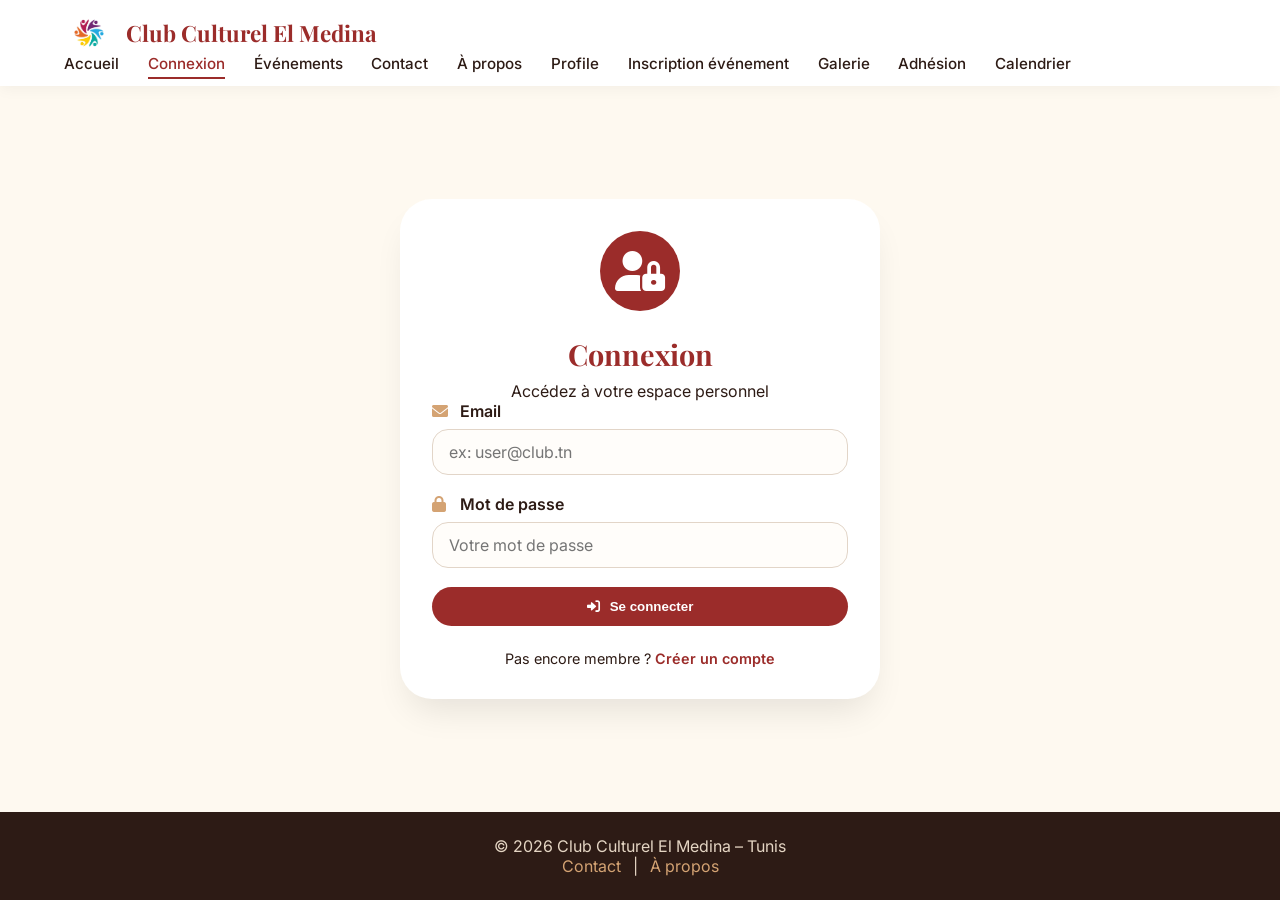
<file: profile.html>
<!DOCTYPE html>
<html lang="fr">
<head>
    <meta charset="UTF-8">
    <meta name="viewport" content="width=device-width, initial-scale=1.0">
    <title>Mon profil - Club Culturel El Medina</title>
    <link rel="preconnect" href="https://fonts.googleapis.com">
    <link rel="preconnect" href="https://fonts.gstatic.com" crossorigin>
    <link href="https://fonts.googleapis.com/css2?family=Inter:opsz,wght@14..32,300;14..32,400;14..32,600;14..32,700&family=Playfair+Display:wght@400;700;900&display=swap" rel="stylesheet">
    <link rel="stylesheet" href="https://cdnjs.cloudflare.com/ajax/libs/font-awesome/6.0.0-beta3/css/all.min.css">
    <style>
        * {
            margin: 0;
            padding: 0;
            box-sizing: border-box;
        }

        :root {
            --bordeaux: #9b2c2a;
            --bordeaux-fonce: #7a221f;
            --ocre: #d4a373;
            --cafe: #2d1b15;
            --creme: #fef9f0;
            --gris-chaud: #5e4b3c;
            --ombre: 0 20px 35px -10px rgba(0,0,0,0.1);
            --transition: all 0.3s ease;
        }

        body {
            font-family: 'Inter', sans-serif;
            background: var(--creme);
            color: var(--cafe);
            line-height: 1.5;
        }

        h1, h2, h3 {
            font-family: 'Playfair Display', serif;
            font-weight: 700;
        }

        /* HEADER */
        .site-header {
            background: white;
            padding: 0.8rem 5%;
            display: flex;
            justify-content: space-between;
            align-items: center;
            flex-wrap: wrap;
            box-shadow: 0 2px 15px rgba(0,0,0,0.05);
            position: sticky;
            top: 0;
            z-index: 100;
        }

        .logo {
            display: flex;
            align-items: center;
            gap: 12px;
        }

        .logo img {
            width: 50px;
            height: auto;
        }

        .logo h1 {
            font-size: 1.4rem;
            color: var(--bordeaux);
        }

        #menu-toggle {
            display: none;
        }

        .burger {
            display: none;
            cursor: pointer;
            flex-direction: column;
            gap: 5px;
        }

        .burger span {
            width: 28px;
            height: 3px;
            background: var(--bordeaux);
            border-radius: 3px;
        }

        .main-nav ul {
            display: flex;
            gap: 1.8rem;
            list-style: none;
        }

        .main-nav a {
            text-decoration: none;
            font-weight: 500;
            color: var(--cafe);
            transition: var(--transition);
            font-size: 0.95rem;
        }

        .main-nav a:hover, .main-nav a.active {
            color: var(--bordeaux);
            border-bottom: 2px solid var(--bordeaux);
            padding-bottom: 4px;
        }

        /* MAIN CONTENT */
        .profile-container {
            max-width: 1100px;
            margin: 2rem auto;
            padding: 0 5%;
        }

        .profile-card {
            background: white;
            border-radius: 32px;
            box-shadow: var(--ombre);
            overflow: hidden;
            margin-bottom: 2rem;
        }

        .profile-header {
            background: linear-gradient(135deg, var(--bordeaux), var(--cafe));
            padding: 2rem;
            color: white;
            display: flex;
            align-items: center;
            gap: 1.5rem;
            flex-wrap: wrap;
        }

        .avatar {
            background: var(--ocre);
            width: 80px;
            height: 80px;
            border-radius: 50%;
            display: flex;
            align-items: center;
            justify-content: center;
            font-size: 2.5rem;
            font-weight: bold;
            color: var(--cafe);
        }

        .profile-info h2 {
            font-size: 1.8rem;
            margin-bottom: 0.25rem;
        }

        .profile-info p {
            opacity: 0.9;
            display: flex;
            align-items: center;
            gap: 8px;
        }

        .inscriptions-section {
            background: white;
            border-radius: 32px;
            box-shadow: var(--ombre);
            padding: 2rem;
        }

        .inscriptions-section h3 {
            font-size: 1.6rem;
            color: var(--bordeaux);
            margin-bottom: 1.5rem;
            display: flex;
            align-items: center;
            gap: 10px;
            border-left: 4px solid var(--ocre);
            padding-left: 15px;
        }

        #inscriptions-list {
            margin-bottom: 2rem;
        }

        .empty-message {
            text-align: center;
            padding: 2rem;
            background: #f9f3ec;
            border-radius: 24px;
            color: var(--gris-chaud);
        }

        .btn-logout {
            background: var(--cafe);
            color: white;
            border: none;
            padding: 12px 28px;
            border-radius: 40px;
            font-weight: 600;
            font-size: 1rem;
            cursor: pointer;
            transition: var(--transition);
            display: inline-flex;
            align-items: center;
            gap: 10px;
            margin-top: 1rem;
        }

        .btn-logout:hover {
            background: var(--bordeaux-fonce);
            transform: translateY(-2px);
        }

        /* Style pour les items d'inscription (déjà défini dans script.js, mais renforcé) */
        .inscription-item {
            margin-bottom: 12px;
            display: flex;
            justify-content: space-between;
            align-items: center;
            background: #fff7f0;
            padding: 15px 20px;
            border-radius: 20px;
            box-shadow: 0 2px 6px rgba(0,0,0,0.05);
            transition: var(--transition);
        }
        .inscription-item:hover {
            transform: translateX(5px);
            background: white;
        }
        .inscription-info strong {
            color: var(--bordeaux);
        }
        .btn-supprimer {
            background: #820c0a;
            color: white;
            border: none;
            padding: 8px 16px;
            border-radius: 30px;
            cursor: pointer;
            font-weight: 500;
            transition: var(--transition);
        }
        .btn-supprimer:hover {
            background: #a00;
            transform: scale(0.96);
        }

        footer {
            background: var(--cafe);
            color: #e4d5c3;
            text-align: center;
            padding: 2rem;
            margin-top: 3rem;
        }
        footer a {
            color: var(--ocre);
            text-decoration: none;
            margin: 0 0.5rem;
        }

        @media (max-width: 768px) {
            .burger {
                display: flex;
            }
            .main-nav {
                position: fixed;
                top: 70px;
                left: -100%;
                width: 70%;
                height: calc(100vh - 70px);
                background: white;
                box-shadow: 2px 0 15px rgba(0,0,0,0.1);
                transition: 0.3s;
                z-index: 99;
                padding: 2rem;
            }
            #menu-toggle:checked ~ .main-nav {
                left: 0;
            }
            .main-nav ul {
                flex-direction: column;
                gap: 1.5rem;
            }
            .profile-header {
                flex-direction: column;
                text-align: center;
            }
        }
    </style>
</head>
<body>

<header class="site-header">
    <div class="logo">
        <img src="images/logo.png" alt="Club Culturel El Medina" onerror="this.src='https://placehold.co/50x50?text=CCEM'">
        <h1>Club Culturel El Medina</h1>
    </div>
    <input type="checkbox" id="menu-toggle" hidden>
    <label for="menu-toggle" class="burger">
        <span></span>
        <span></span>
        <span></span>
    </label>
    <nav class="main-nav">
        <ul>
            <li><a href="home.html">Accueil</a></li>
            <li><a href="index.html">Connexion</a></li>
            <li><a href="event-details.html">Événements</a></li>
            <li><a href="contact.html">Contact</a></li>
            <li><a href="about.html">À propos</a></li>
            <li><a href="profile.html" class="active">Profile</a></li>
            <li><a href="register-event.html">Inscription événement</a></li>
            <li><a href="galerie.html">Galerie</a></li>
            <li><a href="adhesion.html">Adhésion</a></li>
            <li><a href="calendrier.html">Calendrier</a></li>
        </ul>
    </nav>
</header>

<main class="profile-container">
    <div class="profile-card">
        <div class="profile-header">
            <div class="avatar" id="user-avatar">
                <i class="fas fa-user-circle fa-3x"></i>
            </div>
            <div class="profile-info">
                <h2>Mon profil</h2>
                <p><i class="fas fa-envelope"></i> <span id="user-email">chargement...</span></p>
            </div>
        </div>
    </div>

    <div class="inscriptions-section">
        <h3><i class="fas fa-ticket-alt"></i> Mes inscriptions</h3>
        <div id="inscriptions-list">
            <!-- La liste dynamique sera injectée ici -->
            <div class="empty-message">Chargement de vos inscriptions...</div>
        </div>
        <button onclick="logout()" class="btn-logout"><i class="fas fa-sign-out-alt"></i> Se déconnecter</button>
    </div>
</main>

<footer>
    <p>© 2026 Club Culturel El Medina – Tunis | Tous droits réservés</p>
    <p><a href="contact.html">Nous contacter</a> | <a href="about.html">À propos</a> | <a href="galerie.html">Galerie</a></p>
</footer>

<script>
    // ========== FONCTIONS GLOBALES (compatibles avec script.js existant) ==========
    function refreshProfile() {
        const listDiv = document.getElementById("inscriptions-list");
        if (!listDiv) return;

        const data = JSON.parse(localStorage.getItem("inscriptions") || "[]");

        if (data.length === 0) {
            listDiv.innerHTML = '<div class="empty-message"><i class="fas fa-calendar-times"></i> Aucune inscription trouvée. <a href="home.html" style="color: var(--bordeaux);">Découvrez nos événements</a></div>';
        } else {
            listDiv.innerHTML = data.map(i => `
                <div class="inscription-item">
                    <div class="inscription-info">
                        <strong>${escapeHtml(i.event)}</strong> - ${escapeHtml(i.nom)} (${i.places} place${i.places > 1 ? 's' : ''})
                        <div style="font-size: 0.8rem; color: #7f6b5c;">📧 ${escapeHtml(i.email)}</div>
                    </div>
                    <button onclick="supprimerInscription(${i.id})" class="btn-supprimer"><i class="fas fa-trash-alt"></i> Supprimer</button>
                </div>
            `).join('');
        }
    }

    function supprimerInscription(idUnique) {
        if (confirm("Voulez-vous vraiment supprimer cette inscription ?")) {
            let inscriptions = JSON.parse(localStorage.getItem("inscriptions") || "[]");
            inscriptions = inscriptions.filter(item => item.id !== idUnique);
            localStorage.setItem("inscriptions", JSON.stringify(inscriptions));
            refreshProfile();
        }
    }

    function logout() {
        localStorage.removeItem("isLoggedIn");
        localStorage.removeItem("user");
        window.location.href = "index.html";
    }

    // Petite fonction de sécurité pour éviter les injections XSS
    function escapeHtml(str) {
        if (!str) return '';
        return str.replace(/[&<>]/g, function(m) {
            if (m === '&') return '&amp;';
            if (m === '<') return '&lt;';
            if (m === '>') return '&gt;';
            return m;
        }).replace(/[\uD800-\uDBFF][\uDC00-\uDFFF]/g, function(c) {
            return c;
        });
    }

    // Chargement des données utilisateur et des inscriptions
    document.addEventListener("DOMContentLoaded", function() {
        // Vérification de la connexion (redirection si non logué)
        const isLoggedIn = localStorage.getItem("isLoggedIn") === "true";
        if (!isLoggedIn) {
            window.location.href = "index.html";
            return;
        }

        // Afficher l'email de l'utilisateur
        const user = JSON.parse(localStorage.getItem("user"));
        const emailSpan = document.getElementById("user-email");
        if (user && emailSpan) {
            emailSpan.textContent = user.email;
        } else {
            emailSpan.textContent = "utilisateur@club.tn";
        }

        // Afficher la liste des inscriptions
        refreshProfile();
    });
</script>
</body>
</html>
</file>
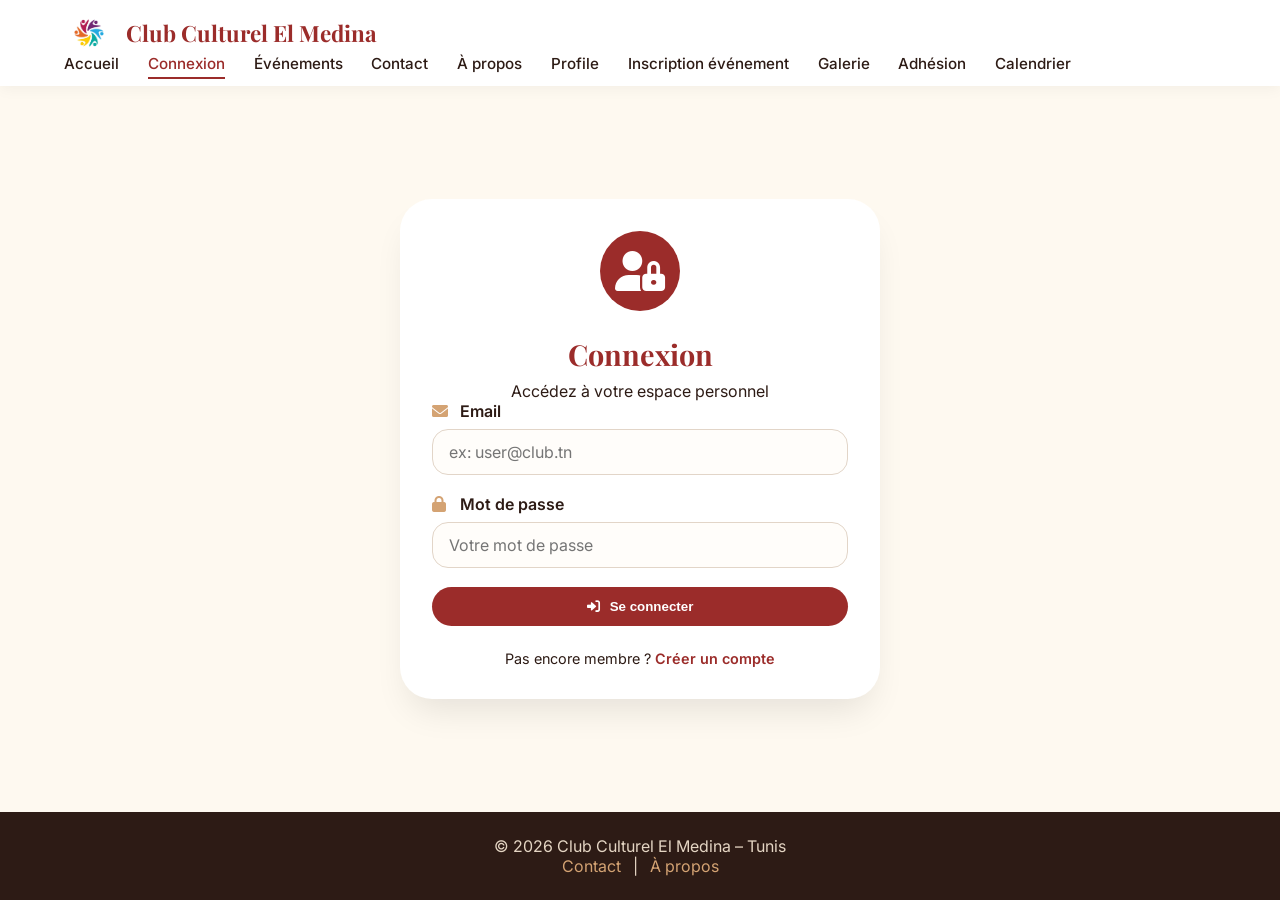
<file: register-event.html>
<!DOCTYPE html>
<html lang="fr">
<head>
    <meta charset="UTF-8">
    <meta name="viewport" content="width=device-width, initial-scale=1.0">
    <title>Inscription événement - Club Culturel El Medina</title>
    <link rel="preconnect" href="https://fonts.googleapis.com">
    <link rel="preconnect" href="https://fonts.gstatic.com" crossorigin>
    <link href="https://fonts.googleapis.com/css2?family=Inter:opsz,wght@14..32,300;400;500;600;700&family=Playfair+Display:wght@400;700;900&display=swap" rel="stylesheet">
    <link rel="stylesheet" href="https://cdnjs.cloudflare.com/ajax/libs/font-awesome/6.0.0-beta3/css/all.min.css">
    <style>
        * {
            margin: 0;
            padding: 0;
            box-sizing: border-box;
        }

        :root {
            --bordeaux: #9b2c2a;
            --bordeaux-fonce: #7a221f;
            --ocre: #d4a373;
            --cafe: #2d1b15;
            --creme: #fef9f0;
            --gris-chaud: #5e4b3c;
            --ombre: 0 20px 35px -10px rgba(0,0,0,0.1);
            --transition: all 0.3s ease;
        }

        body {
            font-family: 'Inter', sans-serif;
            background: var(--creme);
            color: var(--cafe);
            line-height: 1.5;
        }

        h1, h2, h3 {
            font-family: 'Playfair Display', serif;
            font-weight: 700;
        }

        /* HEADER */
        .site-header {
            background: white;
            padding: 0.8rem 5%;
            display: flex;
            justify-content: space-between;
            align-items: center;
            flex-wrap: wrap;
            box-shadow: 0 2px 15px rgba(0,0,0,0.05);
            position: sticky;
            top: 0;
            z-index: 100;
        }

        .logo {
            display: flex;
            align-items: center;
            gap: 12px;
        }

        .logo img {
            width: 50px;
            height: auto;
        }

        .logo h1 {
            font-size: 1.4rem;
            color: var(--bordeaux);
        }

        #menu-toggle {
            display: none;
        }

        .burger {
            display: none;
            cursor: pointer;
            flex-direction: column;
            gap: 5px;
        }

        .burger span {
            width: 28px;
            height: 3px;
            background: var(--bordeaux);
            border-radius: 3px;
        }

        .main-nav ul {
            display: flex;
            gap: 1.8rem;
            list-style: none;
        }

        .main-nav a {
            text-decoration: none;
            font-weight: 500;
            color: var(--cafe);
            transition: var(--transition);
            font-size: 0.95rem;
        }

        .main-nav a:hover, .main-nav a.active {
            color: var(--bordeaux);
            border-bottom: 2px solid var(--bordeaux);
            padding-bottom: 4px;
        }

        /* MAIN CONTENT */
        .register-container {
            max-width: 1000px;
            margin: 2rem auto;
            padding: 0 5%;
        }

        .event-preview {
            background: white;
            border-radius: 32px;
            overflow: hidden;
            box-shadow: var(--ombre);
            margin-bottom: 2rem;
            display: flex;
            flex-wrap: wrap;
            align-items: center;
        }

        .event-image {
            flex: 1;
            min-width: 200px;
            background: #f0e6dc;
        }

        .event-image img {
            width: 100%;
            height: 100%;
            object-fit: cover;
            display: block;
            min-height: 200px;
        }

        .event-info-preview {
            flex: 2;
            padding: 1.5rem;
        }

        .event-info-preview h2 {
            font-size: 1.8rem;
            color: var(--bordeaux);
            margin-bottom: 0.5rem;
        }

        .event-info-preview p {
            display: flex;
            align-items: center;
            gap: 1rem;
            flex-wrap: wrap;
            margin-top: 0.5rem;
            color: var(--gris-chaud);
        }

        .badge-places {
            background: var(--ocre);
            color: var(--cafe);
            padding: 4px 12px;
            border-radius: 30px;
            font-size: 0.85rem;
            font-weight: 600;
        }

        /* FORMULAIRE */
        .form-card {
            background: white;
            border-radius: 32px;
            box-shadow: var(--ombre);
            padding: 2rem;
        }

        .form-card h3 {
            font-size: 1.6rem;
            color: var(--bordeaux);
            margin-bottom: 1.5rem;
            border-left: 4px solid var(--ocre);
            padding-left: 1rem;
        }

        .form-group {
            margin-bottom: 1.5rem;
        }

        label {
            display: block;
            font-weight: 600;
            margin-bottom: 0.5rem;
            color: var(--cafe);
        }

        label i {
            color: var(--ocre);
            width: 24px;
        }

        input, textarea, select {
            width: 100%;
            padding: 12px 16px;
            border: 1px solid #e2d5c8;
            border-radius: 16px;
            font-family: 'Inter', sans-serif;
            font-size: 1rem;
            transition: var(--transition);
            background: #fffdfa;
        }

        input:focus, textarea:focus, select:focus {
            outline: none;
            border-color: var(--bordeaux);
            box-shadow: 0 0 0 3px rgba(155,44,42,0.1);
        }

        textarea {
            resize: vertical;
            min-height: 100px;
        }

        .message {
            padding: 1rem;
            border-radius: 16px;
            margin: 1rem 0;
            display: none;
        }

        .success {
            background: #d4edda;
            color: #155724;
            border-left: 4px solid #28a745;
        }

        .error {
            background: #f8d7da;
            color: #721c24;
            border-left: 4px solid #dc3545;
        }

        .btn-submit {
            background: var(--bordeaux);
            color: white;
            border: none;
            padding: 14px 28px;
            border-radius: 40px;
            font-weight: 700;
            font-size: 1rem;
            cursor: pointer;
            transition: var(--transition);
            width: 100%;
            display: flex;
            align-items: center;
            justify-content: center;
            gap: 10px;
        }

        .btn-submit:hover {
            background: var(--bordeaux-fonce);
            transform: translateY(-2px);
        }

        footer {
            background: var(--cafe);
            color: #e4d5c3;
            text-align: center;
            padding: 2rem;
            margin-top: 3rem;
        }

        footer a {
            color: var(--ocre);
            text-decoration: none;
            margin: 0 0.5rem;
        }

        @media (max-width: 768px) {
            .burger {
                display: flex;
            }
            .main-nav {
                position: fixed;
                top: 70px;
                left: -100%;
                width: 70%;
                height: calc(100vh - 70px);
                background: white;
                box-shadow: 2px 0 15px rgba(0,0,0,0.1);
                transition: 0.3s;
                z-index: 99;
                padding: 2rem;
            }
            #menu-toggle:checked ~ .main-nav {
                left: 0;
            }
            .main-nav ul {
                flex-direction: column;
                gap: 1.5rem;
            }
            .event-preview {
                flex-direction: column;
            }
            .form-card {
                padding: 1.5rem;
            }
        }
    </style>
</head>
<body>

<header class="site-header">
    <div class="logo">
        <img src="images/logo.png" alt="Club Culturel El Medina" onerror="this.src='https://placehold.co/50x50?text=CCEM'">
        <h1>Club Culturel El Medina</h1>
    </div>
    <input type="checkbox" id="menu-toggle" hidden>
    <label for="menu-toggle" class="burger">
        <span></span>
        <span></span>
        <span></span>
    </label>
    <nav class="main-nav">
        <ul>
            <li><a href="home.html">Accueil</a></li>
            <li><a href="index.html">Connexion</a></li>
            <li><a href="event-details.html">Événements</a></li>
            <li><a href="contact.html">Contact</a></li>
            <li><a href="about.html">À propos</a></li>
            <li><a href="profile.html">Profile</a></li>
            <li><a href="register-event.html" class="active">Inscription événement</a></li>
            <li><a href="galerie.html">Galerie</a></li>
            <li><a href="adhesion.html">Adhésion</a></li>
            <li><a href="calendrier.html">Calendrier</a></li>
        </ul>
    </nav>
</header>

<main class="register-container">
    <div class="event-preview" id="eventPreview">
        <!-- Dynamiquement rempli par JS -->
        <div class="event-image">
            <img id="event-image" src="" alt="Image de l'événement">
        </div>
        <div class="event-info-preview">
            <h2 id="event-title">Inscription événement</h2>
            <p><i class="fas fa-calendar-alt"></i> <span id="event-date"></span> &nbsp;|&nbsp; <i class="fas fa-map-marker-alt"></i> <span id="event-lieu"></span> &nbsp;|&nbsp; <span id="event-places" class="badge-places"></span></p>
        </div>
    </div>

    <div class="form-card">
        <h3><i class="fas fa-pen-alt"></i> Remplissez vos informations</h3>
        <form id="register-form" novalidate>
            <div class="form-group">
                <label><i class="fas fa-user"></i> Nom complet</label>
                <input type="text" id="nom" placeholder="Votre nom et prénom" required>
            </div>
            <div class="form-group">
                <label><i class="fas fa-envelope"></i> Email</label>
                <input type="email" id="email" placeholder="ex: user@club.tn" required>
            </div>
            <div class="form-group">
                <label><i class="fas fa-phone"></i> Téléphone</label>
                <input type="tel" id="telephone" placeholder="12345678" required>
            </div>
            <div class="form-group">
                <label><i class="fas fa-ticket-alt"></i> Nombre de places</label>
                <input type="number" id="places" min="1" max="10" value="1" required>
            </div>
            <div class="form-group">
                <label><i class="fas fa-comment"></i> Remarques (optionnel)</label>
                <textarea id="message" placeholder="Votre message..."></textarea>
            </div>

            <div id="success-message" class="message success"></div>
            <div id="error-message" class="message error"></div>

            <button type="submit" class="btn-submit"><i class="fas fa-check-circle"></i> S'inscrire</button>
        </form>
    </div>
</main>

<footer>
    <p>© 2026 Club Culturel El Medina – Tunis | Tous droits réservés</p>
    <p><a href="contact.html">Nous contacter</a> | <a href="about.html">À propos</a> | <a href="galerie.html">Galerie</a></p>
</footer>

<script>
    // Base de données des événements (identique aux autres pages)
    const evenements = [
        { id: 1, titre: "Les Voix de la Paix", date: "08 Oct. 2025", lieu: "Tunis", image: "images/img1.webp", description: "Soirée artistique.", places: "50" },
        { id: 2, titre: "Les Belles de Carthage", date: "12 Oct. 2025", lieu: "El Kram", image: "images/img2.webp", description: "Patrimoine tunisien.", places: "80" },
        { id: 3, titre: "Vampire Cup", date: "06 Oct. 2025", lieu: "Monastir", image: "images/img3.webp", description: "Compétition stratégique.", places: "30" },
        { id: 4, titre: "Health & Olive Day", date: "07 Oct. 2025", lieu: "Monastir", image: "images/img4.webp", description: "Santé et terroir.", places: "100" }
    ];

    // Chargement dynamique de l'événement depuis l'URL
    const urlParams = new URLSearchParams(window.location.search);
    const eventId = parseInt(urlParams.get('id'));
    const event = evenements.find(e => e.id === eventId);

    // Éléments du DOM
    const titleEl = document.getElementById("event-title");
    const imgEl = document.getElementById("event-image");
    const dateEl = document.getElementById("event-date");
    const lieuEl = document.getElementById("event-lieu");
    const placesSpan = document.getElementById("event-places");

    if (event && titleEl && imgEl) {
        titleEl.textContent = `Inscription : ${event.titre}`;
        imgEl.src = event.image;
        imgEl.alt = event.titre;
        if (dateEl) dateEl.textContent = event.date;
        if (lieuEl) lieuEl.textContent = event.lieu;
        if (placesSpan) placesSpan.textContent = `🎟 ${event.places} places disponibles`;
    } else {
        titleEl.textContent = "Événement non trouvé";
        imgEl.src = "https://placehold.co/600x400?text=Image+indisponible";
        if (placesSpan) placesSpan.textContent = "Places inconnues";
    }

    // Gestion du formulaire d'inscription
    const form = document.getElementById("register-form");
    if (form) {
        form.addEventListener("submit", function(e) {
            e.preventDefault();
            
            const nom = document.getElementById("nom").value.trim();
            const email = document.getElementById("email").value.trim();
            const tel = document.getElementById("telephone").value.trim();
            const places = document.getElementById("places").value;
            const remarques = document.getElementById("message").value.trim();

            const successDiv = document.getElementById("success-message");
            const errorDiv = document.getElementById("error-message");

            // Validation
            if (nom.length >= 3 && email.includes("@") && /^\d{8}$/.test(tel)) {
                // Récupérer les inscriptions existantes
                let inscriptions = JSON.parse(localStorage.getItem("inscriptions") || "[]");
                
                // Trouver le nom de l'événement (via eventId)
                const ev = evenements.find(e => e.id === eventId);
                const eventName = ev ? ev.titre : "Événement inconnu";
                
                // Ajouter la nouvelle inscription
                inscriptions.push({
                    id: Date.now(),
                    nom: nom,
                    email: email,
                    telephone: tel,
                    places: places,
                    event: eventName,
                    remarques: remarques || ""
                });
                
                localStorage.setItem("inscriptions", JSON.stringify(inscriptions));
                
                // Afficher succès
                successDiv.textContent = "✅ Inscription enregistrée avec succès ! Redirection vers votre profil...";
                successDiv.style.display = "block";
                errorDiv.style.display = "none";
                
                // Redirection après 1.5 secondes
                setTimeout(() => {
                    window.location.href = "profile.html";
                }, 1500);
            } else {
                // Afficher erreur
                let msg = "❌ Vérifiez les champs :\n";
                if (nom.length < 3) msg += "- Nom complet (minimum 3 caractères)\n";
                if (!email.includes("@")) msg += "- Email invalide (doit contenir @)\n";
                if (!/^\d{8}$/.test(tel)) msg += "- Téléphone doit comporter exactement 8 chiffres\n";
                errorDiv.textContent = msg.replace(/\n/g, "<br>");
                errorDiv.style.display = "block";
                successDiv.style.display = "none";
            }
        });
    }

    // Vérification de la connexion (optionnelle, vous pouvez la laisser ou la retirer selon votre logique)
    document.addEventListener("DOMContentLoaded", function() {
        const isLoggedIn = localStorage.getItem("isLoggedIn") === "true";
        if (!isLoggedIn) {
            // Si non connecté, on peut rediriger vers index.html
            // Mais vous pouvez aussi laisser l'inscription ouverte, à vous de voir.
            // Pour suivre votre logique initiale, on redirige :
            window.location.href = "index.html";
        }
    });
</script>
</body>
</html>
</file>
<file: css/style.css>
/* ============================================================
   THEME : CLUB CULTUREL EL MEDINA - PROFESSIONNEL (INGÉNIEUR)
   ============================================================ */

/* ---------- VARIABLES (système de design) ---------- */
:root {
  /* Couleurs principales */
  --color-primary: #6b1d1d;     /* bordeaux élégant */
  --color-primary-dark: #4e1414;
  --color-primary-light: #f8eaea;
  
  /* Neutres */
  --color-white: #ffffff;
  --color-gray-50: #f8f9fa;
  --color-gray-100: #f1f3f5;
  --color-gray-200: #e9ecef;
  --color-gray-300: #dee2e6;
  --color-gray-400: #ced4da;
  --color-gray-500: #adb5bd;
  --color-gray-600: #6c757d;
  --color-gray-700: #495057;
  --color-gray-800: #343a40;
  --color-gray-900: #212529;
  
  /* Typographie */
  --font-sans: 'Inter', -apple-system, BlinkMacSystemFont, 'Segoe UI', Roboto, Helvetica, Arial, sans-serif;
  --font-serif: 'Playfair Display', Georgia, serif;
  
  /* Espacements */
  --space-xs: 0.25rem;
  --space-sm: 0.5rem;
  --space-md: 1rem;
  --space-lg: 1.5rem;
  --space-xl: 2rem;
  --space-2xl: 3rem;
  
  /* Rayons */
  --radius-sm: 0.25rem;
  --radius-md: 0.5rem;
  --radius-lg: 0.75rem;
  --radius-xl: 1rem;
  --radius-full: 9999px;
  
  /* Ombres */
  --shadow-xs: 0 1px 2px rgba(0,0,0,0.05);
  --shadow-sm: 0 1px 3px rgba(0,0,0,0.1);
  --shadow-md: 0 4px 6px -1px rgba(0,0,0,0.1), 0 2px 4px -1px rgba(0,0,0,0.06);
  --shadow-lg: 0 10px 15px -3px rgba(0,0,0,0.1), 0 4px 6px -2px rgba(0,0,0,0.05);
  --shadow-xl: 0 20px 25px -5px rgba(0,0,0,0.1), 0 10px 10px -5px rgba(0,0,0,0.04);
  
  /* Transitions */
  --transition-fast: 150ms ease;
  --transition-base: 250ms ease;
  --transition-slow: 350ms ease;
}

/* ---------- RESET & BASE ---------- */
*,
*::before,
*::after {
  margin: 0;
  padding: 0;
  box-sizing: border-box;
}

html {
  scroll-behavior: smooth;
}

body {
  font-family: var(--font-sans);
  color: var(--color-gray-800);
  background: var(--color-gray-50);
  line-height: 1.6;
  font-size: 16px;
  -webkit-font-smoothing: antialiased;
}

/* ---------- TYPOGRAPHIE ---------- */
h1, h2, h3, h4 {
  font-family: var(--font-serif);
  font-weight: 700;
  line-height: 1.2;
  color: var(--color-gray-900);
}

h1 { font-size: 2.5rem; }
h2 { 
  font-size: 2rem; 
  margin-bottom: var(--space-lg);
  text-align: center;
  color: var(--color-primary);
}
h3 { font-size: 1.5rem; margin-bottom: var(--space-sm); }
h4 { font-size: 1.25rem; }

a {
  text-decoration: none;
  color: inherit;
}

ul, ol {
  list-style: none;
}

img {
  max-width: 100%;
  height: auto;
  display: block;
}

/* ---------- HEADER (sticky, moderne) ---------- */
.site-header {
  background: var(--color-white);
  box-shadow: var(--shadow-sm);
  position: sticky;
  top: 0;
  z-index: 100;
  padding: var(--space-md) var(--space-xl);
  display: flex;
  justify-content: space-between;
  align-items: center;
  flex-wrap: wrap;
  border-bottom: 1px solid var(--color-gray-200);
}

.logo {
  display: flex;
  align-items: center;
  gap: var(--space-sm);
}
.logo img {
  height: 48px;
  width: auto;
}
.logo h1 {
  font-size: 1.5rem;
  font-family: var(--font-sans);
  font-weight: 600;
  color: var(--color-primary);
  margin: 0;
}

/* Navigation principale */
.main-nav {
  flex: 1;
  display: flex;
  justify-content: flex-end;
}

.nav-list {
  display: flex;
  gap: var(--space-lg);
  align-items: center;
}

.nav-list a {
  font-weight: 500;
  font-size: 0.95rem;
  color: var(--color-gray-700);
  padding: var(--space-sm) 0;
  transition: color var(--transition-fast), border-color var(--transition-fast);
  border-bottom: 2px solid transparent;
}

.nav-list a:hover,
.nav-list a.active {
  color: var(--color-primary);
  border-bottom-color: var(--color-primary);
}

/* Menu burger (caché par défaut) */
.burger {
  display: none;
  flex-direction: column;
  cursor: pointer;
  background: none;
  border: none;
}
.burger span {
  width: 25px;
  height: 2px;
  background: var(--color-gray-800);
  margin: 3px 0;
  transition: var(--transition-fast);
}

/* ---------- MAIN ---------- */
main {
  max-width: 1280px;
  margin: 0 auto;
  padding: var(--space-xl) var(--space-lg);
}

.intro {
  font-size: 1rem;
  color: var(--color-gray-700);
}

/* ---------- GRILLE D'ÉVÉNEMENTS (moderne) ---------- */
.grid-evenements {
  display: grid;
  grid-template-columns: repeat(auto-fill, minmax(300px, 1fr));
  gap: var(--space-xl);
  margin-top: var(--space-xl);
}

.event-carte, .card-event {
  background: var(--color-white);
  border-radius: var(--radius-lg);
  overflow: hidden;
  box-shadow: var(--shadow-sm);
  transition: transform var(--transition-base), box-shadow var(--transition-base);
  border: 1px solid var(--color-gray-200);
}

.event-carte:hover, .card-event:hover {
  transform: translateY(-4px);
  box-shadow: var(--shadow-lg);
}

.event-carte img, .card-event img {
  width: 100%;
  height: 200px;
  object-fit: cover;
  transition: transform var(--transition-slow);
}

.event-carte:hover img, .card-event:hover img {
  transform: scale(1.02);
}

.event-container, .card-event .content {
  padding: var(--space-lg);
}

.event-container h3 {
  font-family: var(--font-serif);
  font-size: 1.35rem;
  margin-bottom: var(--space-sm);
  color: var(--color-primary);
}

.infos {
  font-size: 0.85rem;
  color: var(--color-gray-600);
  margin-bottom: var(--space-md);
  display: flex;
  flex-wrap: wrap;
  gap: var(--space-md);
}

.event-container p {
  font-size: 0.9rem;
  margin-bottom: var(--space-lg);
  color: var(--color-gray-700);
}

/* ---------- BOUTONS ---------- */
.btn, .btn-primary, .btn-secondary {
  display: inline-flex;
  align-items: center;
  justify-content: center;
  padding: 0.6rem 1.25rem;
  border-radius: var(--radius-full);
  font-weight: 600;
  font-size: 0.85rem;
  transition: all var(--transition-base);
  cursor: pointer;
  border: none;
  gap: var(--space-xs);
}

.btn-primary {
  background: var(--color-primary);
  color: var(--color-white);
  box-shadow: var(--shadow-xs);
}
.btn-primary:hover {
  background: var(--color-primary-dark);
  transform: translateY(-1px);
  box-shadow: var(--shadow-md);
}

.btn-secondary {
  background: var(--color-gray-100);
  color: var(--color-gray-800);
  border: 1px solid var(--color-gray-300);
}
.btn-secondary:hover {
  background: var(--color-gray-200);
  transform: translateY(-1px);
}

/* ---------- FORMULAIRES (niveau pro) ---------- */
.form-container {
  background: var(--color-white);
  border-radius: var(--radius-xl);
  padding: var(--space-xl);
  box-shadow: var(--shadow-md);
  border: 1px solid var(--color-gray-200);
  max-width: 700px;
  margin: var(--space-xl) auto;
}

.form-group {
  margin-bottom: var(--space-lg);
}
.form-group label {
  display: block;
  font-weight: 600;
  margin-bottom: var(--space-xs);
  color: var(--color-gray-700);
  font-size: 0.9rem;
}

.form-group input,
.form-group select,
.form-group textarea,
.form-container input,
.form-container select,
.form-container textarea {
  width: 100%;
  padding: 0.75rem 1rem;
  border: 1px solid var(--color-gray-300);
  border-radius: var(--radius-md);
  font-size: 0.95rem;
  transition: border var(--transition-fast), box-shadow var(--transition-fast);
  background: var(--color-white);
  font-family: inherit;
}

.form-group input:focus,
.form-group select:focus,
.form-group textarea:focus,
.form-container input:focus,
.form-container select:focus,
.form-container textarea:focus {
  outline: none;
  border-color: var(--color-primary);
  box-shadow: 0 0 0 3px rgba(107, 29, 29, 0.1);
}

.form-group textarea {
  min-height: 120px;
  resize: vertical;
}

/* Messages d'erreur / succès */
.error, #error-message {
  background: #fee2e2;
  color: #991b1b;
  padding: var(--space-md);
  border-radius: var(--radius-md);
  margin: var(--space-md) 0;
  font-size: 0.85rem;
  border-left: 4px solid #991b1b;
}

.success, #success-message {
  background: #e0f2e9;
  color: #14532d;
  padding: var(--space-md);
  border-radius: var(--radius-md);
  margin: var(--space-md) 0;
  border-left: 4px solid #14532d;
}

/* Bouton dans formulaire */
.form-container .btn-primary {
  width: 100%;
  padding: 0.85rem;
  font-size: 1rem;
  margin-top: var(--space-sm);
}

/* Page contact spécifique */
.contact .form-container {
  background: var(--color-white);
}
.contact .btn-primary {
  width: auto;
  min-width: 150px;
}

/* ---------- GALERIE ---------- */
.galerie-photos {
  display: grid;
  grid-template-columns: repeat(auto-fill, minmax(260px, 1fr));
  gap: var(--space-lg);
  margin-top: var(--space-xl);
}

.galerie-photos figure {
  background: var(--color-white);
  border-radius: var(--radius-lg);
  overflow: hidden;
  box-shadow: var(--shadow-sm);
  transition: transform var(--transition-base);
  border: 1px solid var(--color-gray-200);
}

.galerie-photos figure:hover {
  transform: translateY(-4px);
  box-shadow: var(--shadow-md);
}

.galerie-photos img {
  width: 100%;
  height: 200px;
  object-fit: cover;
}

figcaption {
  padding: var(--space-md);
  text-align: center;
  font-size: 0.85rem;
  color: var(--color-gray-600);
  background: var(--color-gray-50);
}

/* ---------- FOOTER ---------- */
.site-footer {
  background: var(--color-gray-900);
  color: var(--color-gray-400);
  text-align: center;
  padding: var(--space-xl);
  margin-top: var(--space-2xl);
  border-top: 1px solid var(--color-gray-800);
}

.site-footer a {
  color: var(--color-primary-light);
  transition: color var(--transition-fast);
}

.site-footer a:hover {
  color: var(--color-white);
  text-decoration: underline;
}

/* ---------- CARTE GÉNÉRIQUE (À propos, etc.) ---------- */
.card {
  background: var(--color-white);
  border-radius: var(--radius-xl);
  padding: var(--space-xl);
  box-shadow: var(--shadow-md);
  border: 1px solid var(--color-gray-200);
  transition: transform var(--transition-base);
}

.card:hover {
  transform: translateY(-3px);
  box-shadow: var(--shadow-lg);
}

.card img {
  border-radius: var(--radius-md);
  margin-top: var(--space-lg);
}

.call-to-action {
  text-align: center;
  margin: var(--space-2xl) 0;
}

/* ---------- COMPOSANTS ADDITIONNELS ---------- */
.toast {
  position: fixed;
  bottom: 20px;
  right: 20px;
  background: var(--color-gray-800);
  color: white;
  padding: 0.75rem 1.5rem;
  border-radius: var(--radius-full);
  font-size: 0.85rem;
  z-index: 1000;
  animation: fadeOut 3s forwards;
  box-shadow: var(--shadow-lg);
}

@keyframes fadeOut {
  0% { opacity: 0; transform: translateY(10px); }
  15% { opacity: 1; transform: translateY(0); }
  85% { opacity: 1; }
  100% { opacity: 0; visibility: hidden; }
}

/* Animation au scroll */
.reveal {
  opacity: 0;
  transform: translateY(20px);
  transition: opacity 0.6s ease, transform 0.6s ease;
}
.reveal.active {
  opacity: 1;
  transform: translateY(0);
}

/* Accessibilité : focus visible */
a:focus-visible,
button:focus-visible,
input:focus-visible,
textarea:focus-visible,
select:focus-visible {
  outline: 2px solid var(--color-primary);
  outline-offset: 2px;
  border-radius: var(--radius-sm);
}

/* ---------- RESPONSIVE (mobile first, desktop adjustments) ---------- */
@media (max-width: 768px) {
  .burger {
    display: flex;
  }
  
  .main-nav {
    position: absolute;
    top: 100%;
    left: 0;
    width: 100%;
    background: var(--color-white);
    padding: var(--space-md);
    box-shadow: var(--shadow-md);
    transform: translateY(-120%);
    opacity: 0;
    visibility: hidden;
    transition: all var(--transition-base);
    border-top: 1px solid var(--color-gray-200);
  }
  
  #menu-toggle:checked ~ .main-nav,
  #menu-toggle:checked + .burger + .main-nav {
    transform: translateY(0);
    opacity: 1;
    visibility: visible;
  }
  
  .nav-list {
    flex-direction: column;
    align-items: flex-start;
    gap: var(--space-md);
    width: 100%;
  }
  
  .grid-evenements,
  .galerie-photos {
    grid-template-columns: 1fr;
  }
  
  h1 { font-size: 2rem; }
  h2 { font-size: 1.75rem; }
  
  .site-header {
    padding: var(--space-md);
  }
  
  main {
    padding: var(--space-lg);
  }
  
  .form-container {
    padding: var(--space-lg);
    margin: var(--space-lg);
  }
}
</file>
